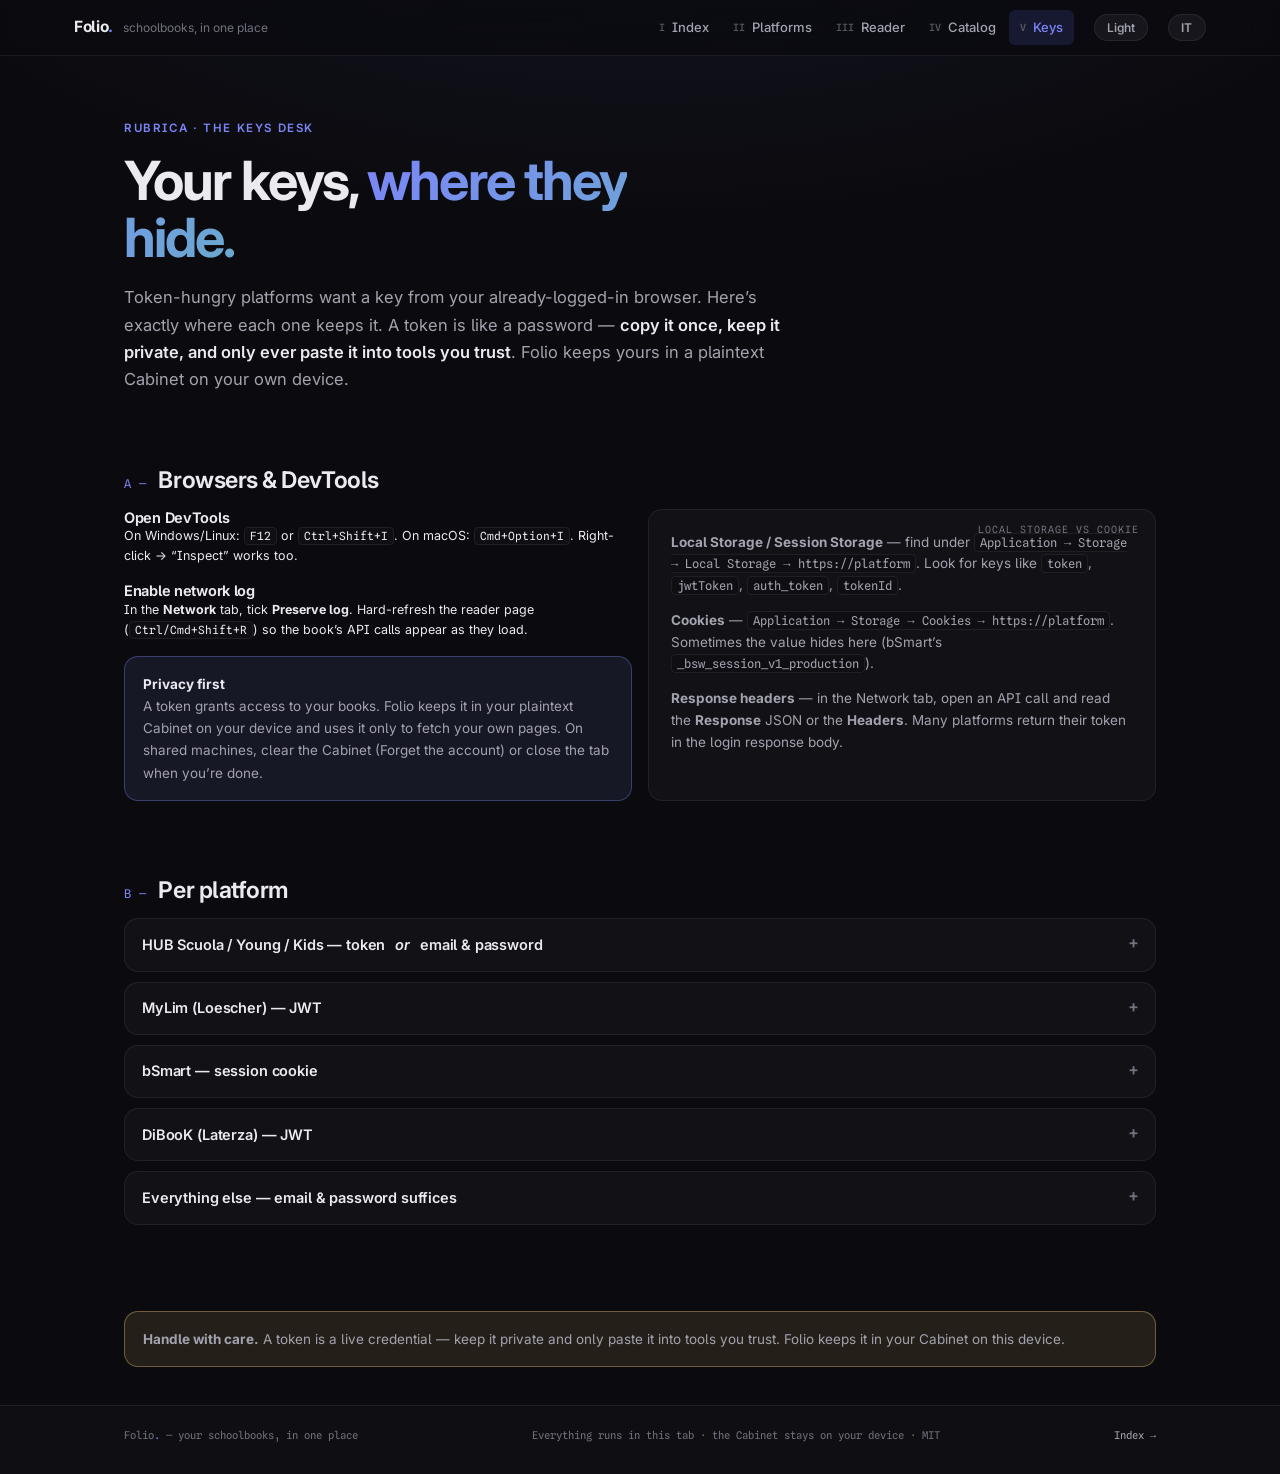
<file: public/tokens.html>
<!DOCTYPE html>
<html lang="en">
<head>
<meta charset="utf-8">
<meta name="viewport" content="width=device-width, initial-scale=1">
<script>try{var t=localStorage.getItem("folio.theme")||"dark";document.documentElement.setAttribute("data-theme",t);}catch(e){}</script>
<script src="assets/js/i18n.js"></script>
<title>Keys — how to find your token, JWT or session cookie — Folio</title>
<meta name="description" content="A plain DevTools guide to finding your session token, JWT or cookie on each schoolbook platform — HUB Scuola, MyLim, DiBooK, bSmart and more.">
<meta name="keywords" content="session token, jwt, cookie, devtools, hub scuola token, mylim jwt, dibook jwt, bsmart cookie">
<link rel="canonical" href="./tokens.html">
<meta property="og:type" content="website">
<meta property="og:title" content="Keys — the token desk — Folio">
<meta property="og:description" content="Where to find your session token, JWT or cookie on each schoolbook platform.">
<meta name="twitter:card" content="summary">
<link rel="preconnect" href="https://fonts.googleapis.com">
<link rel="preconnect" href="https://fonts.gstatic.com" crossorigin>
<link href="https://fonts.googleapis.com/css2?family=Inter:wght@400;500;600;700&family=Spline+Sans+Mono:wght@400;500&display=swap" rel="stylesheet">
<link rel="stylesheet" href="assets/css/folio.css">
<link rel="icon" href="data:image/svg+xml,%3Csvg xmlns='http://www.w3.org/2000/svg' viewBox='0 0 32 32'%3E%3Crect width='32' height='32' rx='4' fill='%231c1f1d'/%3E%3Ctext x='16' y='22' font-family='Georgia' font-style='italic' font-size='20' fill='%23f6f1e6' text-anchor='middle'%3EF%3C/text%3E%3C/svg%3E">
</head>
<body>

<header class="masthead">
  <div class="masto-inner">
    <a class="brand" href="index.html" aria-label="Folio home">
      <span class="brand-word">Folio<em>.</em></span>
      <span class="brand-sub">schoolbooks, in one place</span>
    </a>
    <nav class="nav" aria-label="Primary">
      <ul class="nav-links">
        <li><a href="index.html"><span class="idx">I</span> Index</a></li>
        <li><a href="platforms.html"><span class="idx">II</span> Platforms</a></li>
        <li><a href="app/index.html"><span class="idx">III</span> Reader</a></li>
        <li><a href="app/catalog.html"><span class="idx">IV</span> Catalog</a></li>
        <li><a href="tokens.html"><span class="idx">V</span> Keys</a></li>
      </ul>
    </nav>
      <button type="button" class="theme-btn" data-theme-toggle aria-label="Switch colour theme">Light</button>
      <button type="button" class="theme-btn lang-btn" data-lang-toggle aria-label="Switch language">IT</button>
  </div>
</header>

<main class="page">

  <section class="hero">
    <p class="eyebrow">Rubrica · the keys desk</p>
    <h1>Your keys, <span class="rusty">where they hide.</span></h1>
    <p class="lede">Token-hungry platforms want a key from your already-logged-in browser. Here’s exactly where each one keeps it. A token is like a password — <b>copy it once, keep it private, and only ever paste it into tools you trust</b>. Folio keeps yours in a plaintext Cabinet on your own device.</p>
  </section>

  <section class="section">
    <div class="section-head"><span class="num">A —</span><h2>Browsers &amp; DevTools</h2></div>
    <div class="grid-2">
      <div>
        <h4>Open DevTools</h4>
        <p class="small">On Windows/Linux: <code>F12</code> or <code>Ctrl+Shift+I</code>. On macOS: <code>Cmd+Option+I</code>. Right-click → “Inspect” works too.</p>
        <h4 class="mt-2">Enable network log</h4>
        <p class="small">In the <b>Network</b> tab, tick <b>Preserve log</b>. Hard-refresh the reader page (<code>Ctrl/Cmd+Shift+R</code>) so the book’s API calls appear as they load.</p>
        <div class="notice mt-2"><b>Privacy first</b><br>A token grants access to your books. Folio keeps it in your plaintext Cabinet on your device and uses it only to fetch your own pages. On shared machines, clear the Cabinet (Forget the account) or close the tab when you’re done.</div>
      </div>
      <div class="plate" data-tag="Local Storage vs Cookie">
        <p class="small"><b>Local Storage / Session Storage</b> — find under <code>Application → Storage → Local Storage → https://platform</code>. Look for keys like <code>token</code>, <code>jwtToken</code>, <code>auth_token</code>, <code>tokenId</code>.</p>
        <p class="small"><b>Cookies</b> — <code>Application → Storage → Cookies → https://platform</code>. Sometimes the value hides here (bSmart’s <code>_bsw_session_v1_production</code>).</p>
        <p class="small"><b>Response headers</b> — in the Network tab, open an API call and read the <b>Response</b> JSON or the <b>Headers</b>. Many platforms return their token in the login response body.</p>
      </div>
    </div>
  </section>

  <section class="section">
    <div class="section-head"><span class="num">B —</span><h2>Per platform</h2></div>

    <details class="acc">
      <summary>HUB Scuola / Young / Kids — token <em>or</em> email &amp; password</summary>
      <div class="acc-body">
        <p class="small">Easiest: don’t hunt for a token at all — the <a href="app/index.html">Reader</a> logs in with email &amp; password directly. If you prefer a token: log in at <code>hubscuola.it</code>, open the reader, DevTools → Network → <code>ms-api.hubscuola.it</code> call → <b>Request Headers → <code>Token-Session</code></b>. It’s usually valid a long time.</p>
      </div>
    </details>

    <details class="acc" id="mylim">
      <summary>MyLim (Loescher) — JWT</summary>
      <div class="acc-body">
        <p class="small">Log in at <code>mylim.loescher.it</code>. DevTools → <b>Application → Local Storage → https://mylim.loescher.it</b> → the key <code>token</code> (a JWT, starts <code>eyJ…</code>). Paste it in the <a href="app/index.html">Reader</a>.</p>
      </div>
    </details>

    <details class="acc">
      <summary>bSmart — session cookie</summary>
      <div class="acc-body">
        <p class="small">Log in at <code>my.bsmart.it</code>. DevTools → <b>Application → Cookies → https://my.bsmart.it</b> → copy <code>_bsw_session_v1_production</code>. Paste it in the <a href="app/index.html">Reader</a>.</p>
      </div>
    </details>

    <details class="acc">
      <summary>DiBooK (Laterza) — JWT</summary>
      <div class="acc-body">
        <p class="small">Open a book in the reader at <code>dibooklaterza.it</code>. DevTools → <b>Application → Local Storage</b> → copy <code>jwtToken</code>. Paste it in the <a href="app/index.html">Reader</a>, then add the volume by ISBN.</p>
      </div>
    </details>

    <details class="acc">
      <summary>Everything else — email &amp; password suffices</summary>
      <div class="acc-body">
        <p class="small">Zanichelli, Pearson, Sanoma, Educadhoc, WSET and the remaining shelf log in with ordinary credentials — no token hunting needed. Those connectors are next on the docket.</p>
      </div>
    </details>
  </section>

  <section class="section">
    <div class="warn"><b>Handle with care.</b> A token is a live credential — keep it private and only paste it into tools you trust. Folio keeps it in your Cabinet on this device.</div>
  </section>

</main>

<footer class="colophon">
  <div class="page colophon-inner">
    <div class="mono">Folio<em>.</em> — your schoolbooks, in one place</div>
    <div class="mono">Everything runs in this tab · the Cabinet stays on your device · MIT</div>
    <div class="mono"><a href="index.html">Index →</a></div>
  </div>
</footer>

<script src="assets/js/site.js"></script>
</body>
</html>
</file>
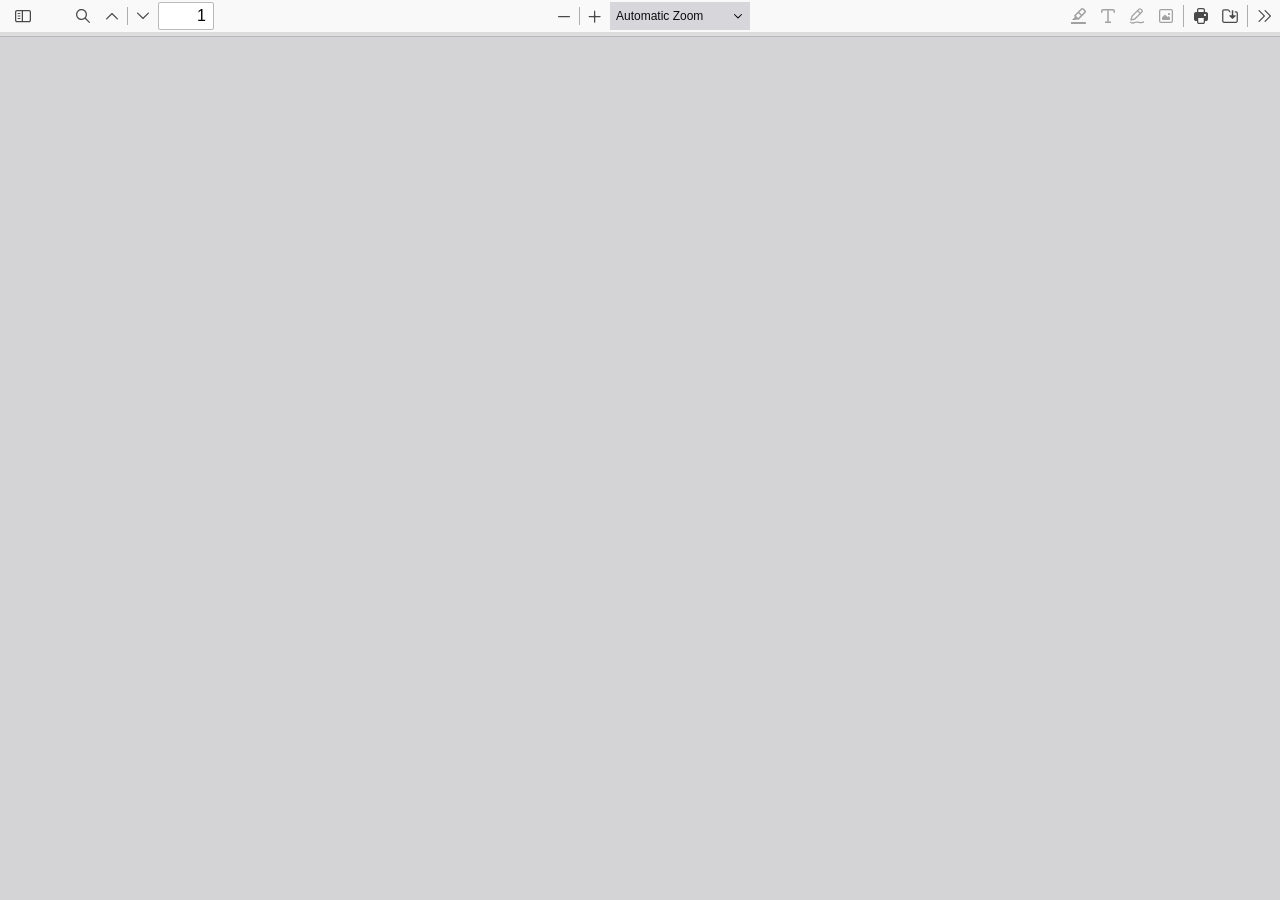
<file: public/assets/pdfjs/web/viewer.html>
<!doctype html>
<!--
Copyright 2012 Mozilla Foundation

Licensed under the Apache License, Version 2.0 (the "License");
you may not use this file except in compliance with the License.
You may obtain a copy of the License at

    http://www.apache.org/licenses/LICENSE-2.0

Unless required by applicable law or agreed to in writing, software
distributed under the License is distributed on an "AS IS" BASIS,
WITHOUT WARRANTIES OR CONDITIONS OF ANY KIND, either express or implied.
See the License for the specific language governing permissions and
limitations under the License.

Adobe CMap resources are covered by their own copyright but the same license:

    Copyright 1990-2015 Adobe Systems Incorporated.

See https://github.com/adobe-type-tools/cmap-resources
-->
<html dir="ltr" mozdisallowselectionprint>
  <head>
    <meta charset="utf-8" />
    <meta name="viewport" content="width=device-width, initial-scale=1, maximum-scale=1" />
    <meta name="google" content="notranslate" />
    <title>PDF.js viewer</title>

  <meta
      http-equiv="Content-Security-Policy"
      content="default-src 'none'; script-src 'self' 'wasm-unsafe-eval'; worker-src 'self' blob:; style-src 'self'; img-src 'self' blob: data:; media-src blob:; font-src 'self' data:; connect-src * blob: data:; base-uri 'none'; form-action 'none';"
    />

<!-- This snippet is used in production (included from viewer.html) -->
<link rel="resource" type="application/l10n" href="locale/locale.json" />
<script src="../build/pdf.mjs" type="module"></script>

    <link rel="stylesheet" href="viewer.css" />

  <script src="viewer.mjs" type="module"></script>
  </head>

  <body tabindex="0">
    <div id="outerContainer">
      <span id="viewer-alert" class="visuallyHidden" role="alert"></span>

      <div id="mainContainer">
        <div class="toolbar">
          <div id="toolbarContainer">
            <div id="toolbarViewer" class="toolbarHorizontalGroup">
              <div id="toolbarViewerLeft" class="toolbarHorizontalGroup">
                <button
                  id="viewsManagerToggleButton"
                  class="toolbarButton"
                  type="button"
                  tabindex="0"
                  data-l10n-id="pdfjs-toggle-views-manager-button1"
                  aria-expanded="false"
                  aria-haspopup="true"
                  aria-controls="viewsManager"
                >
                  <span data-l10n-id="pdfjs-toggle-views-manager-button1-label"></span>
                </button>
                <div
                  id="viewsManager"
                  class="menuContainer sidebar"
                  hidden="true"
                  role="dialog"
                  aria-describedby="viewsManagerHeaderLabel"
                  data-l10n-id="pdfjs-views-manager-sidebar"
                >
                  <div id="viewsManagerHeader">
                    <div id="viewsManagerTitle">
                      <div id="viewsManagerSelector">
                        <button
                          class="toolbarButton viewsManagerButton hasPopupMenu"
                          type="button"
                          id="viewsManagerSelectorButton"
                          tabindex="0"
                          data-l10n-id="pdfjs-views-manager-view-selector-button"
                          aria-expanded="false"
                          aria-haspopup="listbox"
                          aria-controls="viewsManagerSelectorOptions"
                        >
                          <span data-l10n-id="pdfjs-views-manager-view-selector-button-label"></span>
                        </button>
                        <menu id="viewsManagerSelectorOptions" role="listbox" class="popupMenu withMark">
                          <button id="thumbnailsViewMenu" role="option" type="button" tabindex="-1">
                            <span data-l10n-id="pdfjs-views-manager-pages-option-label"></span>
                          </button>
                          <button id="outlinesViewMenu" role="option" type="button" tabindex="-1">
                            <span data-l10n-id="pdfjs-views-manager-outlines-option-label"></span>
                          </button>
                          <button id="attachmentsViewMenu" role="option" type="button" tabindex="-1">
                            <span data-l10n-id="pdfjs-views-manager-attachments-option-label"></span>
                          </button>
                          <button id="layersViewMenu" role="option" type="button" tabindex="-1">
                            <span data-l10n-id="pdfjs-views-manager-layers-option-label"></span>
                          </button>
                        </menu>
                      </div>
                      <span id="viewsManagerHeaderLabel" class="viewsManagerLabel" role="heading" aria-level="2"></span>
                      <button
                        id="viewsManagerAddFileButton"
                        class="toolbarButton viewsManagerButton"
                        type="button"
                        tabindex="0"
                        data-l10n-id="pdfjs-views-manager-add-file-button"
                        hidden="true"
                      >
                        <span data-l10n-id="pdfjs-views-manager-add-file-button-label"></span>
                        <input id="viewsManagerAddFilePicker" type="file" accept="application/pdf,image/*" multiple />
                      </button>
                      <button
                        id="viewsManagerCurrentOutlineButton"
                        class="toolbarButton viewsManagerButton"
                        type="button"
                        tabindex="0"
                        data-l10n-id="pdfjs-current-outline-item-button"
                        hidden="true"
                      >
                        <span data-l10n-id="pdfjs-current-outline-item-button-label"></span>
                      </button>
                    </div>
                    <div id="viewsManagerStatus">
                      <div id="viewsManagerStatusAction">
                        <span id="viewsManagerStatusActionLabelContainer" class="viewsManagerStatusLabel">
                          <button
                            id="viewsManagerStatusActionDeselectButton"
                            class="hidden"
                            type="button"
                            tabindex="0"
                            role="checkbox"
                            aria-checked="true"
                            aria-labelledby="viewsManagerStatusActionLabel"
                          ></button>
                          <span
                            id="viewsManagerStatusActionLabel"
                            class="viewsManagerStatusLabel"
                            data-l10n-id="pdfjs-views-manager-pages-status-none-action-label"
                          ></span>
                        </span>
                        <div id="actionSelector">
                          <button
                            id="viewsManagerStatusActionButton"
                            class="viewsManagerButton hasPopupMenu"
                            type="button"
                            tabindex="0"
                            aria-haspopup="menu"
                            aria-controls="viewsManagerStatusActionOptions"
                            aria-expanded="false"
                          >
                            <span data-l10n-id="pdfjs-views-manager-pages-status-action-button-label"></span>
                          </button>
                          <menu id="viewsManagerStatusActionOptions" class="popupMenu">
                            <button id="viewsManagerStatusActionCopy" class="noIcon" role="menuitem" type="button" tabindex="-1" disabled>
                              <span data-l10n-id="pdfjs-views-manager-pages-status-copy-button-label"></span>
                            </button>
                            <button id="viewsManagerStatusActionCut" class="noIcon" role="menuitem" type="button" tabindex="-1" disabled>
                              <span data-l10n-id="pdfjs-views-manager-pages-status-cut-button-label"></span>
                            </button>
                            <button id="viewsManagerStatusActionDelete" class="noIcon" role="menuitem" type="button" tabindex="-1" disabled>
                              <span data-l10n-id="pdfjs-views-manager-pages-status-delete-button-label"></span>
                            </button>
                            <button id="viewsManagerStatusActionExport" class="noIcon" role="menuitem" type="button" tabindex="-1" disabled>
                              <span data-l10n-id="pdfjs-views-manager-pages-status-export-selected-button-label"></span>
                            </button>
                          </menu>
                        </div>
                      </div>
                      <div id="viewsManagerStatusUndo" class="hidden">
                        <span id="viewsManagerStatusUndoLabel" class="viewsManagerStatusLabel"></span>
                        <div>
                          <button id="viewsManagerStatusUndoButton" class="viewsManagerButton" type="button" tabindex="0">
                            <span data-l10n-id="pdfjs-views-manager-status-undo-button-label"></span>
                          </button>
                          <button
                            id="viewsManagerStatusUndoCloseButton"
                            class="toolbarButton viewsManagerButton viewsCloseButton"
                            type="button"
                            tabindex="0"
                            data-l10n-id="pdfjs-views-manager-status-close-button"
                          >
                            <span data-l10n-id="pdfjs-views-manager-status-close-button-label"></span>
                          </button>
                        </div>
                      </div>
                      <div id="viewsManagerStatusWarning" class="hidden">
                        <span id="viewsManagerStatusWarningLabel" class="viewsManagerStatusLabel"></span>
                        <button
                          id="viewsManagerStatusWarningCloseButton"
                          class="toolbarButton viewsManagerButton viewsCloseButton"
                          type="button"
                          tabindex="0"
                          data-l10n-id="pdfjs-views-manager-status-close-button"
                        >
                          <span data-l10n-id="pdfjs-views-manager-status-close-button-label"></span>
                        </button>
                      </div>
                      <div id="viewsManagerStatusWaiting" class="hidden">
                        <span id="viewsManagerStatusWaitingLabel" class="viewsManagerStatusLabel"></span>
                        <button
                          id="viewsManagerStatusWaitingCloseButton"
                          class="toolbarButton viewsManagerButton viewsCloseButton"
                          type="button"
                          tabindex="0"
                          data-l10n-id="pdfjs-views-manager-status-close-button"
                        >
                          <span data-l10n-id="pdfjs-views-manager-status-close-button-label"></span>
                        </button>
                      </div>
                    </div>
                  </div>
                  <div id="viewsManagerContent" tabindex="-1">
                    <div id="thumbnailsView" class="thumbnailsView hidden" tabindex="-1"></div>
                    <div id="outlinesView" class="treeView hidden"></div>
                    <div id="attachmentsView" class="hidden"></div>
                    <div id="layersView" class="treeView hidden"></div>
                  </div>
                  <div
                    id="viewsManagerResizer"
                    class="sidebarResizer"
                    role="separator"
                    aria-controls="viewsManager"
                    tabindex="0"
                    data-l10n-id="pdfjs-views-manager-sidebar-resizer"
                  ></div>
                </div>
                <!-- sidebarContainer -->

                <div class="toolbarButtonSpacer"></div>
                <div class="toolbarButtonWithContainer">
                  <button
                    id="viewFindButton"
                    class="toolbarButton"
                    type="button"
                    tabindex="0"
                    data-l10n-id="pdfjs-findbar-button"
                    aria-expanded="false"
                    aria-controls="findbar"
                  >
                    <span data-l10n-id="pdfjs-findbar-button-label"></span>
                  </button>
                  <div class="hidden doorHanger toolbarHorizontalGroup" id="findbar">
                    <div id="findInputContainer" class="toolbarHorizontalGroup">
                      <span class="loadingInput end toolbarHorizontalGroup">
                        <input id="findInput" class="toolbarField" tabindex="0" data-l10n-id="pdfjs-find-input" aria-invalid="false" />
                      </span>
                      <div class="toolbarHorizontalGroup">
                        <button id="findPreviousButton" class="toolbarButton" type="button" tabindex="0" data-l10n-id="pdfjs-find-previous-button">
                          <span data-l10n-id="pdfjs-find-previous-button-label"></span>
                        </button>
                        <div class="splitToolbarButtonSeparator"></div>
                        <button id="findNextButton" class="toolbarButton" type="button" tabindex="0" data-l10n-id="pdfjs-find-next-button">
                          <span data-l10n-id="pdfjs-find-next-button-label"></span>
                        </button>
                      </div>
                    </div>

                    <div id="findbarOptionsOneContainer" class="toolbarHorizontalGroup">
                      <div class="toggleButton toolbarLabel">
                        <input type="checkbox" id="findHighlightAll" tabindex="0" />
                        <label for="findHighlightAll" data-l10n-id="pdfjs-find-highlight-checkbox"></label>
                      </div>
                      <div class="toggleButton toolbarLabel">
                        <input type="checkbox" id="findMatchCase" tabindex="0" />
                        <label for="findMatchCase" data-l10n-id="pdfjs-find-match-case-checkbox-label"></label>
                      </div>
                    </div>
                    <div id="findbarOptionsTwoContainer" class="toolbarHorizontalGroup">
                      <div class="toggleButton toolbarLabel">
                        <input type="checkbox" id="findMatchDiacritics" tabindex="0" />
                        <label for="findMatchDiacritics" data-l10n-id="pdfjs-find-match-diacritics-checkbox-label"></label>
                      </div>
                      <div class="toggleButton toolbarLabel">
                        <input type="checkbox" id="findEntireWord" tabindex="0" />
                        <label for="findEntireWord" data-l10n-id="pdfjs-find-entire-word-checkbox-label"></label>
                      </div>
                    </div>

                    <div id="findbarMessageContainer" class="toolbarHorizontalGroup" aria-live="polite">
                      <span id="findResultsCount" class="toolbarLabel"></span>
                      <span id="findMsg" class="toolbarLabel"></span>
                    </div>
                  </div>
                  <!-- findbar -->
                </div>
                <div class="toolbarHorizontalGroup hiddenSmallView">
                  <button class="toolbarButton" type="button" id="previous" tabindex="0" data-l10n-id="pdfjs-previous-button">
                    <span data-l10n-id="pdfjs-previous-button-label"></span>
                  </button>
                  <div class="splitToolbarButtonSeparator"></div>
                  <button class="toolbarButton" type="button" id="next" tabindex="0" data-l10n-id="pdfjs-next-button">
                    <span data-l10n-id="pdfjs-next-button-label"></span>
                  </button>
                </div>
                <div class="toolbarHorizontalGroup">
                  <span class="loadingInput start toolbarHorizontalGroup">
                    <input
                      type="number"
                      id="pageNumber"
                      class="toolbarField"
                      value="1"
                      min="1"
                      tabindex="0"
                      data-l10n-id="pdfjs-page-input"
                      autocomplete="off"
                    />
                  </span>
                  <span id="numPages" class="toolbarLabel"></span>
                </div>
              </div>
              <div id="toolbarViewerMiddle" class="toolbarHorizontalGroup">
                <div class="toolbarHorizontalGroup">
                  <button id="zoomOutButton" class="toolbarButton" type="button" tabindex="0" data-l10n-id="pdfjs-zoom-out-button">
                    <span data-l10n-id="pdfjs-zoom-out-button-label"></span>
                  </button>
                  <div class="splitToolbarButtonSeparator"></div>
                  <button id="zoomInButton" class="toolbarButton" type="button" tabindex="0" data-l10n-id="pdfjs-zoom-in-button">
                    <span data-l10n-id="pdfjs-zoom-in-button-label"></span>
                  </button>
                </div>
                <span id="scaleSelectContainer" class="dropdownToolbarButton">
                  <select id="scaleSelect" tabindex="0" data-l10n-id="pdfjs-zoom-select">
                    <option id="pageAutoOption" value="auto" selected="selected" data-l10n-id="pdfjs-page-scale-auto"></option>
                    <option id="pageActualOption" value="page-actual" data-l10n-id="pdfjs-page-scale-actual"></option>
                    <option id="pageFitOption" value="page-fit" data-l10n-id="pdfjs-page-scale-fit"></option>
                    <option id="pageWidthOption" value="page-width" data-l10n-id="pdfjs-page-scale-width"></option>
                    <option
                      id="customScaleOption"
                      value="custom"
                      disabled="disabled"
                      hidden="true"
                      data-l10n-id="pdfjs-page-scale-percent"
                      data-l10n-args='{ "scale": 0 }'
                    ></option>
                    <option value="0.5" data-l10n-id="pdfjs-page-scale-percent" data-l10n-args='{ "scale": 50 }'></option>
                    <option value="0.75" data-l10n-id="pdfjs-page-scale-percent" data-l10n-args='{ "scale": 75 }'></option>
                    <option value="1" data-l10n-id="pdfjs-page-scale-percent" data-l10n-args='{ "scale": 100 }'></option>
                    <option value="1.25" data-l10n-id="pdfjs-page-scale-percent" data-l10n-args='{ "scale": 125 }'></option>
                    <option value="1.5" data-l10n-id="pdfjs-page-scale-percent" data-l10n-args='{ "scale": 150 }'></option>
                    <option value="2" data-l10n-id="pdfjs-page-scale-percent" data-l10n-args='{ "scale": 200 }'></option>
                    <option value="3" data-l10n-id="pdfjs-page-scale-percent" data-l10n-args='{ "scale": 300 }'></option>
                    <option value="4" data-l10n-id="pdfjs-page-scale-percent" data-l10n-args='{ "scale": 400 }'></option>
                  </select>
                </span>
              </div>
              <div id="toolbarViewerRight" class="toolbarHorizontalGroup">
                <div id="editorModeButtons" class="toolbarHorizontalGroup">
                  <div id="signatureProperties" class="toolbarButtonWithContainer" hidden="true">
                    <button
                      id="signaturePropertiesButton"
                      class="toolbarButton"
                      type="button"
                      tabindex="0"
                      aria-expanded="false"
                      aria-haspopup="true"
                      aria-controls="signaturePropertiesPanel"
                      data-l10n-id="pdfjs-digital-signature-properties-button"
                    >
                      <span data-l10n-id="pdfjs-digital-signature-properties-button-label"></span>
                    </button>
                    <div class="editorParamsToolbar hidden doorHangerRight" id="signaturePropertiesPanel" role="region">
                      <div id="signaturePropertiesContainer" class="signaturePropertiesContainer">
                        <div id="signaturePropertiesBanner" class="sigBanner" hidden="true" role="status"></div>
                        <ul id="signaturePropertiesList" class="signaturePropertiesList" tabindex="-1"></ul>
                      </div>
                    </div>
                  </div>
                  <div id="signaturePropertiesSeparator" class="verticalToolbarSeparator" hidden="true"></div>
                  <div id="editorComment" class="toolbarButtonWithContainer" hidden="true">
                    <button
                      id="editorCommentButton"
                      class="toolbarButton"
                      type="button"
                      tabindex="0"
                      disabled="disabled"
                      aria-expanded="false"
                      aria-haspopup="true"
                      aria-controls="editorCommentParamsToolbar"
                      data-l10n-id="pdfjs-editor-comment-button"
                    >
                      <span data-l10n-id="pdfjs-editor-comment-button-label"></span>
                    </button>
                    <div class="editorParamsToolbar hidden menu" id="editorCommentParamsToolbar">
                      <div id="editorCommentsSidebar" class="menuContainer comment sidebar" role="landmark" aria-labelledby="editorCommentsSidebarHeader">
                        <div id="editorCommentsSidebarResizer" class="sidebarResizer" role="separator" aria-controls="editorCommentsSidebar" tabindex="0"></div>
                        <div id="editorCommentsSidebarHeader" role="heading" aria-level="2">
                          <span class="commentCount">
                            <span id="editorCommentsSidebarTitle" data-l10n-id="pdfjs-editor-comments-sidebar-title" data-l10n-args='{ "count": 0 }'></span>
                            <span id="editorCommentsSidebarCount"></span>
                          </span>
                          <button id="editorCommentsSidebarCloseButton" type="button" tabindex="0" data-l10n-id="pdfjs-editor-comments-sidebar-close-button">
                            <span data-l10n-id="pdfjs-editor-comments-sidebar-close-button-label"></span>
                          </button>
                        </div>
                        <div id="editorCommentsSidebarListContainer" tabindex="-1">
                          <ul id="editorCommentsSidebarList"></ul>
                        </div>
                      </div>
                    </div>
                  </div>
                  <div id="editorSignature" class="toolbarButtonWithContainer" hidden="true">
                    <button
                      id="editorSignatureButton"
                      class="toolbarButton"
                      type="button"
                      tabindex="0"
                      disabled="disabled"
                      aria-expanded="false"
                      aria-haspopup="true"
                      aria-controls="editorSignatureParamsToolbar"
                      data-l10n-id="pdfjs-editor-signature-button"
                    >
                      <span data-l10n-id="pdfjs-editor-signature-button-label"></span>
                    </button>
                    <div class="editorParamsToolbar hidden doorHangerRight menu" id="editorSignatureParamsToolbar">
                      <div id="addSignatureDoorHanger" class="menuContainer" role="region" data-l10n-id="pdfjs-editor-add-signature-container">
                        <button
                          id="editorSignatureAddSignature"
                          class="toolbarButton labeled"
                          type="button"
                          tabindex="0"
                          data-l10n-id="pdfjs-editor-signature-add-signature-button"
                        >
                          <span data-l10n-id="pdfjs-editor-signature-add-signature-button-label" class="editorParamsLabel"></span>
                        </button>
                      </div>
                    </div>
                  </div>
                  <div id="editorHighlight" class="toolbarButtonWithContainer">
                    <button
                      id="editorHighlightButton"
                      class="toolbarButton"
                      type="button"
                      disabled="disabled"
                      aria-expanded="false"
                      aria-haspopup="true"
                      aria-controls="editorHighlightParamsToolbar"
                      tabindex="0"
                      data-l10n-id="pdfjs-editor-highlight-button"
                    >
                      <span data-l10n-id="pdfjs-editor-highlight-button-label"></span>
                    </button>
                    <div class="editorParamsToolbar hidden doorHangerRight" id="editorHighlightParamsToolbar">
                      <div id="highlightParamsToolbarContainer" class="editorParamsToolbarContainer">
                        <div id="editorHighlightColorPicker" class="colorPicker">
                          <span id="highlightColorPickerLabel" class="editorParamsLabel" data-l10n-id="pdfjs-editor-highlight-colorpicker-label"></span>
                        </div>
                        <div id="editorHighlightThickness">
                          <label
                            for="editorFreeHighlightThickness"
                            class="editorParamsLabel"
                            data-l10n-id="pdfjs-editor-free-highlight-thickness-input"
                          ></label>
                          <div class="thicknessPicker">
                            <input
                              type="range"
                              id="editorFreeHighlightThickness"
                              class="editorParamsSlider"
                              data-l10n-id="pdfjs-editor-free-highlight-thickness-title"
                              value="12"
                              min="8"
                              max="24"
                              step="1"
                              tabindex="0"
                            />
                          </div>
                        </div>
                        <div id="editorHighlightVisibility">
                          <div class="divider"></div>
                          <div class="toggler">
                            <label for="editorHighlightShowAll" class="editorParamsLabel" data-l10n-id="pdfjs-editor-highlight-show-all-button-label"></label>
                            <button
                              id="editorHighlightShowAll"
                              class="toggle-button"
                              type="button"
                              data-l10n-id="pdfjs-editor-highlight-show-all-button"
                              aria-pressed="true"
                              tabindex="0"
                            ></button>
                          </div>
                        </div>
                      </div>
                    </div>
                  </div>
                  <div id="editorFreeText" class="toolbarButtonWithContainer">
                    <button
                      id="editorFreeTextButton"
                      class="toolbarButton"
                      type="button"
                      disabled="disabled"
                      aria-expanded="false"
                      aria-haspopup="true"
                      aria-controls="editorFreeTextParamsToolbar"
                      tabindex="0"
                      data-l10n-id="pdfjs-editor-free-text-button"
                    >
                      <span data-l10n-id="pdfjs-editor-free-text-button-label"></span>
                    </button>
                    <div class="editorParamsToolbar hidden doorHangerRight" id="editorFreeTextParamsToolbar">
                      <div class="editorParamsToolbarContainer">
                        <div class="editorParamsSetter">
                          <label for="editorFreeTextColor" class="editorParamsLabel" data-l10n-id="pdfjs-editor-free-text-color-input"></label>
                          <input type="color" id="editorFreeTextColor" class="editorParamsColor" tabindex="0" />
                        </div>
                        <div class="editorParamsSetter">
                          <label for="editorFreeTextFontSize" class="editorParamsLabel" data-l10n-id="pdfjs-editor-free-text-size-input"></label>
                          <input type="range" id="editorFreeTextFontSize" class="editorParamsSlider" value="10" min="5" max="100" step="1" tabindex="0" />
                        </div>
                      </div>
                    </div>
                  </div>
                  <div id="editorInk" class="toolbarButtonWithContainer">
                    <button
                      id="editorInkButton"
                      class="toolbarButton"
                      type="button"
                      disabled="disabled"
                      aria-expanded="false"
                      aria-haspopup="true"
                      aria-controls="editorInkParamsToolbar"
                      tabindex="0"
                      data-l10n-id="pdfjs-editor-ink-button"
                    >
                      <span data-l10n-id="pdfjs-editor-ink-button-label"></span>
                    </button>
                    <div class="editorParamsToolbar hidden doorHangerRight" id="editorInkParamsToolbar">
                      <div class="editorParamsToolbarContainer">
                        <div class="editorParamsSetter">
                          <label for="editorInkColor" class="editorParamsLabel" data-l10n-id="pdfjs-editor-ink-color-input"></label>
                          <input type="color" id="editorInkColor" class="editorParamsColor" tabindex="0" />
                        </div>
                        <div class="editorParamsSetter">
                          <label for="editorInkThickness" class="editorParamsLabel" data-l10n-id="pdfjs-editor-ink-thickness-input"></label>
                          <input type="range" id="editorInkThickness" class="editorParamsSlider" value="1" min="1" max="20" step="1" tabindex="0" />
                        </div>
                        <div class="editorParamsSetter">
                          <label for="editorInkOpacity" class="editorParamsLabel" data-l10n-id="pdfjs-editor-ink-opacity-input"></label>
                          <input type="range" id="editorInkOpacity" class="editorParamsSlider" value="1" min="0.05" max="1" step="0.05" tabindex="0" />
                        </div>
                      </div>
                    </div>
                  </div>
                  <div id="editorStamp" class="toolbarButtonWithContainer">
                    <button
                      id="editorStampButton"
                      class="toolbarButton"
                      type="button"
                      disabled="disabled"
                      aria-expanded="false"
                      aria-haspopup="true"
                      aria-controls="editorStampParamsToolbar"
                      tabindex="0"
                      data-l10n-id="pdfjs-editor-stamp-button"
                    >
                      <span data-l10n-id="pdfjs-editor-stamp-button-label"></span>
                    </button>
                    <div class="editorParamsToolbar hidden doorHangerRight menu" id="editorStampParamsToolbar">
                      <div class="menuContainer">
                        <button
                          id="editorStampAddImage"
                          class="toolbarButton labeled"
                          type="button"
                          tabindex="0"
                          data-l10n-id="pdfjs-editor-stamp-add-image-button"
                        >
                          <span class="editorParamsLabel" data-l10n-id="pdfjs-editor-stamp-add-image-button-label"></span>
                        </button>
                      </div>
                    </div>
                  </div>
                </div>

                <div id="editorModeSeparator" class="verticalToolbarSeparator"></div>

                <div class="toolbarHorizontalGroup hiddenMediumView">
                  <button id="printButton" class="toolbarButton" type="button" tabindex="0" data-l10n-id="pdfjs-print-button">
                    <span data-l10n-id="pdfjs-print-button-label"></span>
                  </button>

                  <button id="downloadButton" class="toolbarButton" type="button" tabindex="0" data-l10n-id="pdfjs-save-button">
                    <span data-l10n-id="pdfjs-save-button-label"></span>
                  </button>
                </div>

                <div class="verticalToolbarSeparator hiddenMediumView"></div>

                <div id="secondaryToolbarToggle" class="toolbarButtonWithContainer">
                  <button
                    id="secondaryToolbarToggleButton"
                    class="toolbarButton"
                    type="button"
                    tabindex="0"
                    data-l10n-id="pdfjs-tools-button"
                    aria-expanded="false"
                    aria-haspopup="true"
                    aria-controls="secondaryToolbar"
                  >
                    <span data-l10n-id="pdfjs-tools-button-label"></span>
                  </button>
                  <div id="secondaryToolbar" class="hidden doorHangerRight menu">
                    <div id="secondaryToolbarButtonContainer" class="menuContainer">
                      <button id="secondaryOpenFile" class="toolbarButton labeled" type="button" tabindex="0" data-l10n-id="pdfjs-open-file-button">
                        <span data-l10n-id="pdfjs-open-file-button-label"></span>
                      </button>

                      <div class="visibleMediumView">
                        <button id="secondaryPrint" class="toolbarButton labeled" type="button" tabindex="0" data-l10n-id="pdfjs-print-button">
                          <span data-l10n-id="pdfjs-print-button-label"></span>
                        </button>

                        <button id="secondaryDownload" class="toolbarButton labeled" type="button" tabindex="0" data-l10n-id="pdfjs-save-button">
                          <span data-l10n-id="pdfjs-save-button-label"></span>
                        </button>

                      </div>

                      <div class="horizontalToolbarSeparator"></div>

                      <button id="presentationMode" class="toolbarButton labeled" type="button" tabindex="0" data-l10n-id="pdfjs-presentation-mode-button">
                        <span data-l10n-id="pdfjs-presentation-mode-button-label"></span>
                      </button>

                      <a href="#" id="viewBookmark" class="toolbarButton labeled" tabindex="0" data-l10n-id="pdfjs-bookmark-button">
                        <span data-l10n-id="pdfjs-bookmark-button-label"></span>
                      </a>

                      <div id="viewBookmarkSeparator" class="horizontalToolbarSeparator"></div>

                      <button id="firstPage" class="toolbarButton labeled" type="button" tabindex="0" data-l10n-id="pdfjs-first-page-button">
                        <span data-l10n-id="pdfjs-first-page-button-label"></span>
                      </button>
                      <button id="lastPage" class="toolbarButton labeled" type="button" tabindex="0" data-l10n-id="pdfjs-last-page-button">
                        <span data-l10n-id="pdfjs-last-page-button-label"></span>
                      </button>

                      <div class="horizontalToolbarSeparator"></div>

                      <button id="pageRotateCw" class="toolbarButton labeled" type="button" tabindex="0" data-l10n-id="pdfjs-page-rotate-cw-button">
                        <span data-l10n-id="pdfjs-page-rotate-cw-button-label"></span>
                      </button>
                      <button id="pageRotateCcw" class="toolbarButton labeled" type="button" tabindex="0" data-l10n-id="pdfjs-page-rotate-ccw-button">
                        <span data-l10n-id="pdfjs-page-rotate-ccw-button-label"></span>
                      </button>

                      <div class="horizontalToolbarSeparator"></div>

                      <div id="cursorToolButtons" role="radiogroup">
                        <button
                          id="cursorSelectTool"
                          class="toolbarButton labeled toggled"
                          type="button"
                          tabindex="0"
                          data-l10n-id="pdfjs-cursor-text-select-tool-button"
                          role="radio"
                          aria-checked="true"
                        >
                          <span data-l10n-id="pdfjs-cursor-text-select-tool-button-label"></span>
                        </button>
                        <button
                          id="cursorHandTool"
                          class="toolbarButton labeled"
                          type="button"
                          tabindex="0"
                          data-l10n-id="pdfjs-cursor-hand-tool-button"
                          role="radio"
                          aria-checked="false"
                        >
                          <span data-l10n-id="pdfjs-cursor-hand-tool-button-label"></span>
                        </button>
                      </div>

                      <div class="horizontalToolbarSeparator"></div>

                      <div id="scrollModeButtons" role="radiogroup">
                        <button
                          id="scrollPage"
                          class="toolbarButton labeled"
                          type="button"
                          tabindex="0"
                          data-l10n-id="pdfjs-scroll-page-button"
                          role="radio"
                          aria-checked="false"
                        >
                          <span data-l10n-id="pdfjs-scroll-page-button-label"></span>
                        </button>
                        <button
                          id="scrollVertical"
                          class="toolbarButton labeled toggled"
                          type="button"
                          tabindex="0"
                          data-l10n-id="pdfjs-scroll-vertical-button"
                          role="radio"
                          aria-checked="true"
                        >
                          <span data-l10n-id="pdfjs-scroll-vertical-button-label"></span>
                        </button>
                        <button
                          id="scrollHorizontal"
                          class="toolbarButton labeled"
                          type="button"
                          tabindex="0"
                          data-l10n-id="pdfjs-scroll-horizontal-button"
                          role="radio"
                          aria-checked="false"
                        >
                          <span data-l10n-id="pdfjs-scroll-horizontal-button-label"></span>
                        </button>
                        <button
                          id="scrollWrapped"
                          class="toolbarButton labeled"
                          type="button"
                          tabindex="0"
                          data-l10n-id="pdfjs-scroll-wrapped-button"
                          role="radio"
                          aria-checked="false"
                        >
                          <span data-l10n-id="pdfjs-scroll-wrapped-button-label"></span>
                        </button>
                      </div>

                      <div class="horizontalToolbarSeparator"></div>

                      <div id="spreadModeButtons" role="radiogroup">
                        <button
                          id="spreadNone"
                          class="toolbarButton labeled toggled"
                          type="button"
                          tabindex="0"
                          data-l10n-id="pdfjs-spread-none-button"
                          role="radio"
                          aria-checked="true"
                        >
                          <span data-l10n-id="pdfjs-spread-none-button-label"></span>
                        </button>
                        <button
                          id="spreadOdd"
                          class="toolbarButton labeled"
                          type="button"
                          tabindex="0"
                          data-l10n-id="pdfjs-spread-odd-button"
                          role="radio"
                          aria-checked="false"
                        >
                          <span data-l10n-id="pdfjs-spread-odd-button-label"></span>
                        </button>
                        <button
                          id="spreadEven"
                          class="toolbarButton labeled"
                          type="button"
                          tabindex="0"
                          data-l10n-id="pdfjs-spread-even-button"
                          role="radio"
                          aria-checked="false"
                        >
                          <span data-l10n-id="pdfjs-spread-even-button-label"></span>
                        </button>
                      </div>

                      <div id="imageAltTextSettingsSeparator" class="horizontalToolbarSeparator hidden"></div>
                      <button
                        id="imageAltTextSettings"
                        type="button"
                        class="toolbarButton labeled hidden"
                        tabindex="0"
                        data-l10n-id="pdfjs-image-alt-text-settings-button"
                        aria-controls="altTextSettingsDialog"
                      >
                        <span data-l10n-id="pdfjs-image-alt-text-settings-button-label"></span>
                      </button>

                      <div class="horizontalToolbarSeparator"></div>

                      <button
                        id="documentProperties"
                        class="toolbarButton labeled"
                        type="button"
                        tabindex="0"
                        data-l10n-id="pdfjs-document-properties-button"
                        aria-controls="documentPropertiesDialog"
                      >
                        <span data-l10n-id="pdfjs-document-properties-button-label"></span>
                      </button>
                    </div>
                  </div>
                  <!-- secondaryToolbar -->
                </div>
              </div>
            </div>
            <div id="loadingBar">
              <div class="progress">
                <div class="glimmer"></div>
              </div>
            </div>
          </div>
        </div>

        <div id="viewerContainer" tabindex="0">
          <div id="viewer" class="pdfViewer"></div>
        </div>
      </div>
      <!-- mainContainer -->

      <div id="dialogContainer">
        <dialog id="passwordDialog">
          <div class="row">
            <label for="password" id="passwordText" data-l10n-id="pdfjs-password-label"></label>
          </div>
          <div class="row">
            <input type="password" id="password" class="toolbarField" />
          </div>
          <div class="buttonRow">
            <button id="passwordCancel" class="secondaryButton" type="button"><span data-l10n-id="pdfjs-password-cancel-button"></span></button>
            <button id="passwordSubmit" class="primaryButton" type="button"><span data-l10n-id="pdfjs-password-ok-button"></span></button>
          </div>
        </dialog>
        <dialog id="documentPropertiesDialog">
          <div class="row">
            <span id="fileNameLabel" data-l10n-id="pdfjs-document-properties-file-name"></span>
            <p id="fileNameField" aria-labelledby="fileNameLabel">-</p>
          </div>
          <div class="row">
            <span id="fileSizeLabel" data-l10n-id="pdfjs-document-properties-file-size"></span>
            <p id="fileSizeField" aria-labelledby="fileSizeLabel">-</p>
          </div>
          <div class="separator"></div>
          <div class="row">
            <span id="titleLabel" data-l10n-id="pdfjs-document-properties-title"></span>
            <p id="titleField" aria-labelledby="titleLabel">-</p>
          </div>
          <div class="row">
            <span id="authorLabel" data-l10n-id="pdfjs-document-properties-author"></span>
            <p id="authorField" aria-labelledby="authorLabel">-</p>
          </div>
          <div class="row">
            <span id="subjectLabel" data-l10n-id="pdfjs-document-properties-subject"></span>
            <p id="subjectField" aria-labelledby="subjectLabel">-</p>
          </div>
          <div class="row">
            <span id="keywordsLabel" data-l10n-id="pdfjs-document-properties-keywords"></span>
            <p id="keywordsField" aria-labelledby="keywordsLabel">-</p>
          </div>
          <div class="row">
            <span id="creationDateLabel" data-l10n-id="pdfjs-document-properties-creation-date"></span>
            <p id="creationDateField" aria-labelledby="creationDateLabel">-</p>
          </div>
          <div class="row">
            <span id="modificationDateLabel" data-l10n-id="pdfjs-document-properties-modification-date"></span>
            <p id="modificationDateField" aria-labelledby="modificationDateLabel">-</p>
          </div>
          <div class="row">
            <span id="creatorLabel" data-l10n-id="pdfjs-document-properties-creator"></span>
            <p id="creatorField" aria-labelledby="creatorLabel">-</p>
          </div>
          <div class="separator"></div>
          <div class="row">
            <span id="producerLabel" data-l10n-id="pdfjs-document-properties-producer"></span>
            <p id="producerField" aria-labelledby="producerLabel">-</p>
          </div>
          <div class="row">
            <span id="versionLabel" data-l10n-id="pdfjs-document-properties-version"></span>
            <p id="versionField" aria-labelledby="versionLabel">-</p>
          </div>
          <div class="row">
            <span id="pageCountLabel" data-l10n-id="pdfjs-document-properties-page-count"></span>
            <p id="pageCountField" aria-labelledby="pageCountLabel">-</p>
          </div>
          <div class="row">
            <span id="pageSizeLabel" data-l10n-id="pdfjs-document-properties-page-size"></span>
            <p id="pageSizeField" aria-labelledby="pageSizeLabel">-</p>
          </div>
          <div class="separator"></div>
          <div class="row">
            <span id="linearizedLabel" data-l10n-id="pdfjs-document-properties-linearized"></span>
            <p id="linearizedField" aria-labelledby="linearizedLabel">-</p>
          </div>
          <div class="buttonRow">
            <button id="documentPropertiesClose" class="secondaryButton" type="button">
              <span data-l10n-id="pdfjs-document-properties-close-button"></span>
            </button>
          </div>
        </dialog>
        <dialog class="dialog altText" id="altTextDialog" aria-labelledby="dialogLabel" aria-describedby="dialogDescription">
          <div id="altTextContainer" class="mainContainer">
            <div id="overallDescription">
              <span id="dialogLabel" data-l10n-id="pdfjs-editor-alt-text-dialog-label" class="title"></span>
              <span id="dialogDescription" data-l10n-id="pdfjs-editor-alt-text-dialog-description"></span>
            </div>
            <div id="addDescription">
              <div class="radio">
                <div class="radioButton">
                  <input type="radio" id="descriptionButton" name="altTextOption" tabindex="0" aria-describedby="descriptionAreaLabel" checked />
                  <label for="descriptionButton" data-l10n-id="pdfjs-editor-alt-text-add-description-label"></label>
                </div>
                <div class="radioLabel">
                  <span id="descriptionAreaLabel" data-l10n-id="pdfjs-editor-alt-text-add-description-description"></span>
                </div>
              </div>
              <div class="descriptionArea">
                <textarea id="descriptionTextarea" aria-labelledby="descriptionAreaLabel" data-l10n-id="pdfjs-editor-alt-text-textarea" tabindex="0"></textarea>
              </div>
            </div>
            <div id="markAsDecorative">
              <div class="radio">
                <div class="radioButton">
                  <input type="radio" id="decorativeButton" name="altTextOption" aria-describedby="decorativeLabel" />
                  <label for="decorativeButton" data-l10n-id="pdfjs-editor-alt-text-mark-decorative-label"></label>
                </div>
                <div class="radioLabel">
                  <span id="decorativeLabel" data-l10n-id="pdfjs-editor-alt-text-mark-decorative-description"></span>
                </div>
              </div>
            </div>
            <div id="buttons">
              <button id="altTextCancel" class="secondaryButton" type="button" tabindex="0">
                <span data-l10n-id="pdfjs-editor-alt-text-cancel-button"></span>
              </button>
              <button id="altTextSave" class="primaryButton" type="button" tabindex="0"><span data-l10n-id="pdfjs-editor-alt-text-save-button"></span></button>
            </div>
          </div>
        </dialog>
        <dialog class="dialog newAltText" id="newAltTextDialog" aria-labelledby="newAltTextTitle" aria-describedby="newAltTextDescription" tabindex="0">
          <div id="newAltTextContainer" class="mainContainer">
            <div class="title">
              <span id="newAltTextTitle" data-l10n-id="pdfjs-editor-new-alt-text-dialog-edit-label" role="sectionhead" tabindex="0"></span>
            </div>
            <div id="mainContent">
              <div id="descriptionAndSettings">
                <div id="descriptionInstruction">
                  <div id="newAltTextDescriptionContainer">
                    <div class="altTextSpinner" role="status" aria-live="polite"></div>
                    <textarea
                      id="newAltTextDescriptionTextarea"
                      aria-labelledby="descriptionAreaLabel"
                      data-l10n-id="pdfjs-editor-new-alt-text-textarea"
                      tabindex="0"
                    ></textarea>
                  </div>
                  <span id="newAltTextDescription" role="note" data-l10n-id="pdfjs-editor-new-alt-text-description"></span>
                  <div id="newAltTextDisclaimer" role="note">
                    <div>
                      <span data-l10n-id="pdfjs-editor-new-alt-text-disclaimer1"></span>
                      <a
                        href="https://support.mozilla.org/en-US/kb/pdf-alt-text"
                        target="_blank"
                        rel="noopener noreferrer"
                        id="newAltTextLearnMore"
                        data-l10n-id="pdfjs-editor-new-alt-text-disclaimer-learn-more-url"
                        tabindex="0"
                      ></a>
                    </div>
                  </div>
                </div>
                <div id="newAltTextCreateAutomatically" class="toggler">
                  <button id="newAltTextCreateAutomaticallyButton" class="toggle-button" type="button" aria-pressed="true" tabindex="0"></button>
                  <label
                    for="newAltTextCreateAutomaticallyButton"
                    class="togglerLabel"
                    data-l10n-id="pdfjs-editor-new-alt-text-create-automatically-button-label"
                  ></label>
                </div>
                <div id="newAltTextDownloadModel" class="hidden">
                  <span
                    id="newAltTextDownloadModelDescription"
                    data-l10n-id="pdfjs-editor-new-alt-text-ai-model-downloading-progress"
                    aria-valuemin="0"
                    data-l10n-args='{ "totalSize": 0, "downloadedSize": 0 }'
                  ></span>
                </div>
              </div>
              <div id="newAltTextImagePreview"></div>
            </div>
            <div id="newAltTextError" class="messageBar">
              <div>
                <div>
                  <span class="title" data-l10n-id="pdfjs-editor-new-alt-text-error-title"></span>
                  <span class="description" data-l10n-id="pdfjs-editor-new-alt-text-error-description"></span>
                </div>
                <button id="newAltTextCloseButton" class="closeButton" type="button" tabindex="0">
                  <span data-l10n-id="pdfjs-editor-new-alt-text-error-close-button"></span>
                </button>
              </div>
            </div>
            <div id="newAltTextButtons" class="dialogButtonsGroup">
              <button id="newAltTextCancel" type="button" class="secondaryButton hidden" tabindex="0">
                <span data-l10n-id="pdfjs-editor-alt-text-cancel-button"></span>
              </button>
              <button id="newAltTextNotNow" type="button" class="secondaryButton" tabindex="0">
                <span data-l10n-id="pdfjs-editor-new-alt-text-not-now-button"></span>
              </button>
              <button id="newAltTextSave" type="button" class="primaryButton" tabindex="0">
                <span data-l10n-id="pdfjs-editor-alt-text-save-button"></span>
              </button>
            </div>
          </div>
        </dialog>

        <dialog class="dialog" id="altTextSettingsDialog" aria-labelledby="altTextSettingsTitle">
          <div id="altTextSettingsContainer" class="mainContainer">
            <div class="title">
              <span id="altTextSettingsTitle" data-l10n-id="pdfjs-editor-alt-text-settings-dialog-label" role="sectionhead" tabindex="0" class="title"></span>
            </div>
            <div id="automaticAltText">
              <span data-l10n-id="pdfjs-editor-alt-text-settings-automatic-title"></span>
              <div id="automaticSettings">
                <div id="createModelSetting">
                  <div class="toggler">
                    <button id="createModelButton" type="button" class="toggle-button" aria-pressed="true" tabindex="0"></button>
                    <label for="createModelButton" class="togglerLabel" data-l10n-id="pdfjs-editor-alt-text-settings-create-model-button-label"></label>
                  </div>
                  <div id="createModelDescription" class="description">
                    <span data-l10n-id="pdfjs-editor-alt-text-settings-create-model-description"></span>
                    <a
                      href="https://support.mozilla.org/en-US/kb/pdf-alt-text"
                      target="_blank"
                      rel="noopener noreferrer"
                      id="altTextSettingsLearnMore"
                      data-l10n-id="pdfjs-editor-new-alt-text-disclaimer-learn-more-url"
                      tabindex="0"
                    ></a>
                  </div>
                </div>
              </div>
            </div>
            <div class="dialogSeparator"></div>
            <div id="altTextEditor">
              <span data-l10n-id="pdfjs-editor-alt-text-settings-editor-title"></span>
              <div id="showAltTextEditor">
                <div class="toggler">
                  <button id="showAltTextDialogButton" type="button" class="toggle-button" aria-pressed="true" tabindex="0"></button>
                  <label for="showAltTextDialogButton" class="togglerLabel" data-l10n-id="pdfjs-editor-alt-text-settings-show-dialog-button-label"></label>
                </div>
                <div id="showAltTextDialogDescription" class="description">
                  <span data-l10n-id="pdfjs-editor-alt-text-settings-show-dialog-description"></span>
                </div>
              </div>
            </div>
            <div id="buttons" class="dialogButtonsGroup">
              <button id="altTextSettingsCloseButton" type="button" class="primaryButton" tabindex="0">
                <span data-l10n-id="pdfjs-editor-alt-text-settings-close-button"></span>
              </button>
            </div>
          </div>
        </dialog>

        <dialog class="dialog signatureDialog" id="addSignatureDialog" aria-labelledby="addSignatureDialogLabel">
          <span id="addSignatureDialogLabel" data-l10n-id="pdfjs-editor-add-signature-dialog-label"></span>
          <div id="addSignatureContainer" class="mainContainer">
            <div class="title">
              <span role="sectionhead" data-l10n-id="pdfjs-editor-add-signature-dialog-title" tabindex="0"></span>
            </div>
            <div role="tablist" id="addSignatureOptions">
              <button
                id="addSignatureTypeButton"
                type="button"
                role="tab"
                aria-selected="true"
                aria-controls="addSignatureTypeContainer"
                data-l10n-id="pdfjs-editor-add-signature-type-button"
                tabindex="0"
              ></button>
              <button
                id="addSignatureDrawButton"
                type="button"
                role="tab"
                aria-selected="false"
                aria-controls="addSignatureDrawContainer"
                data-l10n-id="pdfjs-editor-add-signature-draw-button"
                tabindex="0"
              ></button>
              <button
                id="addSignatureImageButton"
                type="button"
                role="tab"
                aria-selected="false"
                aria-controls="addSignatureImageContainer"
                data-l10n-id="pdfjs-editor-add-signature-image-button"
                tabindex="-1"
              ></button>
            </div>
            <div id="addSignatureActionContainer" data-selected="type">
              <div id="addSignatureTypeContainer" role="tabpanel" aria-labelledby="addSignatureTypeButton">
                <input id="addSignatureTypeInput" type="text" data-l10n-id="pdfjs-editor-add-signature-type-input" tabindex="0" />
              </div>
              <div id="addSignatureDrawContainer" role="tabpanel" aria-labelledby="addSignatureDrawButton" tabindex="-1">
                <svg id="addSignatureDraw" xmlns="http://www.w3.org/2000/svg" aria-labelledby="addSignatureDrawPlaceholder"></svg>
                <span id="addSignatureDrawPlaceholder" data-l10n-id="pdfjs-editor-add-signature-draw-placeholder"></span>
                <div id="thickness">
                  <div>
                    <label for="addSignatureDrawThickness" data-l10n-id="pdfjs-editor-add-signature-draw-thickness-range-label"></label>
                    <input
                      type="range"
                      id="addSignatureDrawThickness"
                      min="1"
                      max="5"
                      step="1"
                      value="1"
                      data-l10n-id="pdfjs-editor-add-signature-draw-thickness-range"
                      data-l10n-args='{ "thickness": 1 }'
                      tabindex="0"
                    />
                  </div>
                </div>
              </div>
              <div id="addSignatureImageContainer" role="tabpanel" aria-labelledby="addSignatureImageButton" tabindex="-1">
                <svg id="addSignatureImage" xmlns="http://www.w3.org/2000/svg" aria-labelledby="addSignatureImagePlaceholder"></svg>
                <div id="addSignatureImagePlaceholder">
                  <span data-l10n-id="pdfjs-editor-add-signature-image-placeholder"></span>
                  <label id="addSignatureImageBrowse" for="addSignatureFilePicker" tabindex="0">
                    <a data-l10n-id="pdfjs-editor-add-signature-image-browse-link"></a>
                  </label>
                  <input id="addSignatureFilePicker" type="file" />
                </div>
              </div>
              <div id="addSignatureControls">
                <div id="horizontalContainer">
                  <div id="addSignatureDescriptionContainer">
                    <label for="addSignatureDescInput" data-l10n-id="pdfjs-editor-add-signature-description-label"></label>
                    <span id="addSignatureDescription" class="inputWithClearButton">
                      <input id="addSignatureDescInput" type="text" data-l10n-id="pdfjs-editor-add-signature-description-input" tabindex="0" />
                      <button class="clearInputButton" type="button" tabindex="0" aria-hidden="true"></button>
                    </span>
                  </div>
                  <button id="clearSignatureButton" class="secondaryButton" type="button" data-l10n-id="pdfjs-editor-add-signature-clear-button" tabindex="0">
                    <span data-l10n-id="pdfjs-editor-add-signature-clear-button-label"></span>
                  </button>
                </div>
                <div id="addSignatureSaveContainer">
                  <input type="checkbox" id="addSignatureSaveCheckbox" />
                  <label for="addSignatureSaveCheckbox" data-l10n-id="pdfjs-editor-add-signature-save-checkbox"></label>
                  <span></span>
                  <span id="addSignatureSaveWarning" data-l10n-id="pdfjs-editor-add-signature-save-warning-message"></span>
                </div>
              </div>
              <div id="addSignatureError" hidden="true" class="messageBar">
                <div>
                  <div>
                    <span id="addSignatureErrorTitle" class="title" data-l10n-id="pdfjs-editor-add-signature-image-upload-error-title"></span>
                    <span id="addSignatureErrorDescription" class="description" data-l10n-id="pdfjs-editor-add-signature-image-upload-error-description"></span>
                  </div>
                  <button id="addSignatureErrorCloseButton" class="closeButton" type="button" tabindex="0">
                    <span data-l10n-id="pdfjs-editor-add-signature-error-close-button"></span>
                  </button>
                </div>
              </div>
              <div class="dialogButtonsGroup">
                <button id="addSignatureCancelButton" type="button" class="secondaryButton" tabindex="0">
                  <span data-l10n-id="pdfjs-editor-add-signature-cancel-button"></span>
                </button>
                <button id="addSignatureAddButton" type="button" class="primaryButton" disabled tabindex="0">
                  <span data-l10n-id="pdfjs-editor-add-signature-add-button"></span>
                </button>
              </div>
            </div>
          </div>
        </dialog>

        <dialog class="dialog signatureDialog" id="editSignatureDescriptionDialog" aria-labelledby="editSignatureDescriptionTitle">
          <div class="mainContainer">
            <div class="title">
              <span id="editSignatureDescriptionTitle" role="sectionhead" data-l10n-id="pdfjs-editor-edit-signature-dialog-title" tabindex="0"></span>
            </div>
            <div id="editSignatureDescriptionAndView">
              <div id="editSignatureDescriptionContainer">
                <label for="editSignatureDescInput" data-l10n-id="pdfjs-editor-add-signature-description-label"></label>
                <span id="editSignatureDescription" class="inputWithClearButton">
                  <input id="editSignatureDescInput" type="text" data-l10n-id="pdfjs-editor-add-signature-description-input" tabindex="0" />
                  <button class="clearInputButton" type="button" tabindex="0" aria-hidden="true"></button>
                </span>
              </div>
              <svg id="editSignatureView" xmlns="http://www.w3.org/2000/svg"></svg>
            </div>
            <div class="dialogButtonsGroup">
              <button id="editSignatureCancelButton" type="button" class="secondaryButton" tabindex="0">
                <span data-l10n-id="pdfjs-editor-add-signature-cancel-button"></span>
              </button>
              <button id="editSignatureUpdateButton" type="button" class="primaryButton" disabled tabindex="0">
                <span data-l10n-id="pdfjs-editor-edit-signature-update-button"></span>
              </button>
            </div>
          </div>
        </dialog>

        <dialog class="dialog commentManager" id="commentManagerDialog" aria-labelledby="commentManagerTitle">
          <div class="mainContainer">
            <div class="title" id="commentManagerToolbar">
              <span id="commentManagerTitle" role="sectionhead" data-l10n-id="pdfjs-editor-edit-comment-dialog-title-when-adding"></span>
            </div>
            <textarea id="commentManagerTextInput" data-l10n-id="pdfjs-editor-edit-comment-dialog-text-input" tabindex="0"></textarea>
            <div class="dialogButtonsGroup">
              <button id="commentManagerCancelButton" type="button" class="secondaryButton" tabindex="0">
                <span data-l10n-id="pdfjs-editor-edit-comment-dialog-cancel-button"></span>
              </button>
              <button id="commentManagerSaveButton" type="button" class="primaryButton" disabled tabindex="0">
                <span data-l10n-id="pdfjs-editor-edit-comment-dialog-save-button-when-adding"></span>
              </button>
            </div>
          </div>
        </dialog>

        <dialog id="printServiceDialog">
          <div class="row">
            <span data-l10n-id="pdfjs-print-progress-message"></span>
          </div>
          <div class="row">
            <progress value="0" max="100"></progress>
            <span data-l10n-id="pdfjs-print-progress-percent" data-l10n-args='{ "progress": 0 }' class="relative-progress">0%</span>
          </div>
          <div class="buttonRow">
            <button id="printCancel" class="secondaryButton" type="button"><span data-l10n-id="pdfjs-print-progress-close-button"></span></button>
          </div>
        </dialog>
      </div>
      <!-- dialogContainer -->

      <div id="editorUndoBar" class="messageBar" role="status" aria-labelledby="editorUndoBarMessage" tabindex="-1" hidden>
        <div>
          <div>
            <span id="editorUndoBarMessage" class="description"></span>
          </div>
          <button id="editorUndoBarUndoButton" class="secondaryButton" type="button" tabindex="0" data-l10n-id="pdfjs-editor-undo-bar-undo-button">
            <span data-l10n-id="pdfjs-editor-undo-bar-undo-button-label"></span>
          </button>
          <button id="editorUndoBarCloseButton" class="closeButton" type="button" tabindex="0" data-l10n-id="pdfjs-editor-undo-bar-close-button">
            <span data-l10n-id="pdfjs-editor-undo-bar-close-button-label"></span>
          </button>
        </div>
      </div>
      <!-- editorUndoBar -->
    </div>
    <!-- outerContainer -->
    <div id="printContainer"></div>
  </body>
</html>
</file>
<file: public/assets/css/folio.css>
/* ============================================================
   Folio — design system
   Direction: dark premium app (Linear / Arc school).
   Dark is the default theme; [data-theme="light"] restyles the
   same components for daylight. Sans throughout (Inter), mono
   for data (Spline Sans Mono). Compact density, hairline borders,
   one glowing indigo accent.
   ============================================================ */

/* ---------- tokens: dark (default) ---------- */
:root {
  --bg: #0b0b0f;
  --bg-grad: radial-gradient(1200px 600px at 50% -200px, rgba(102, 116, 242, 0.10), transparent 70%);
  --panel: #111116;
  --panel-2: #16161c;
  --panel-3: #1c1c23;
  --inset: #0e0e13;
  --border: rgba(255, 255, 255, 0.07);
  --border-2: rgba(255, 255, 255, 0.13);
  --text: #eaeaf0;
  --text-2: #a3a3af;
  --text-3: #71717d;
  --accent: #6674f2;
  --accent-hi: #7b85f7;
  --accent-soft: rgba(102, 116, 242, 0.14);
  --accent-glow: rgba(102, 116, 242, 0.35);
  --green: #55d6a0;
  --green-soft: rgba(85, 214, 160, 0.13);
  --red: #ff7078;
  --red-soft: rgba(255, 112, 120, 0.12);
  --amber: #e5b567;
  --amber-soft: rgba(229, 181, 103, 0.12);
  --shadow-1: 0 1px 2px rgba(0, 0, 0, 0.45);
  --shadow-2: 0 8px 28px -12px rgba(0, 0, 0, 0.6);
  --r-lg: 14px;
  --r: 9px;
  --r-sm: 6px;
  --font: "Inter", ui-sans-serif, system-ui, -apple-system, "Segoe UI", sans-serif;
  --mono: "Spline Sans Mono", ui-monospace, "SF Mono", Menlo, Consolas, monospace;
  --head-h: 56px;
  color-scheme: dark;
}

/* ---------- tokens: light ---------- */
[data-theme="light"] {
  --bg: #f7f7f9;
  --bg-grad: radial-gradient(1200px 600px at 50% -200px, rgba(102, 116, 242, 0.07), transparent 70%);
  --panel: #ffffff;
  --panel-2: #f3f3f6;
  --panel-3: #ebebef;
  --inset: #f6f6f8;
  --border: rgba(12, 12, 20, 0.09);
  --border-2: rgba(12, 12, 20, 0.16);
  --text: #16161c;
  --text-2: #56565f;
  --text-3: #8b8b95;
  --accent: #4f5ad8;
  --accent-hi: #5d68e6;
  --accent-soft: rgba(79, 90, 216, 0.10);
  --accent-glow: rgba(79, 90, 216, 0.25);
  --green: #12996b;
  --green-soft: rgba(18, 153, 107, 0.10);
  --red: #d9404a;
  --red-soft: rgba(217, 64, 74, 0.09);
  --amber: #a06a12;
  --amber-soft: rgba(160, 106, 18, 0.10);
  --shadow-1: 0 1px 2px rgba(20, 20, 35, 0.06);
  --shadow-2: 0 10px 30px -16px rgba(20, 20, 35, 0.22);
  color-scheme: light;
}

/* ---------- reset & base ---------- */
*,
*::before,
*::after {
  box-sizing: border-box;
}

html {
  -webkit-text-size-adjust: 100%;
}

body {
  margin: 0;
  min-height: 100vh;
  display: flex;
  flex-direction: column;
  background-color: var(--bg);
  background-image: var(--bg-grad);
  background-repeat: no-repeat;
  color: var(--text);
  font-family: var(--font);
  font-size: 14.5px;
  line-height: 1.55;
  font-feature-settings: "cv05", "cv08", "tnum" 0;
  -webkit-font-smoothing: antialiased;
  text-rendering: optimizeLegibility;
}

h1, h2, h3, h4 {
  margin: 0;
  font-weight: 650;
  letter-spacing: -0.02em;
  line-height: 1.2;
}

p { margin: 0 0 1em; }
p:last-child { margin-bottom: 0; }

a {
  color: var(--accent-hi);
  text-decoration: none;
}
a:hover { text-decoration: underline; text-underline-offset: 2px; }

ul, ol { margin: 0; padding: 0; }

code, kbd {
  font-family: var(--mono);
  font-size: 0.9em;
  background: var(--inset);
  border: 1px solid var(--border);
  border-radius: 4px;
  padding: 1px 5px;
}

::selection {
  background: color-mix(in srgb, var(--accent) 40%, transparent);
}

:focus-visible {
  outline: 2px solid var(--accent);
  outline-offset: 2px;
}

[hidden] { display: none !important; }

img { max-width: 100%; }

/* slim scrollbars */
* {
  scrollbar-width: thin;
  scrollbar-color: color-mix(in srgb, var(--text) 18%, transparent) transparent;
}
*::-webkit-scrollbar { width: 10px; height: 10px; }
*::-webkit-scrollbar-thumb {
  background: color-mix(in srgb, var(--text) 16%, transparent);
  border: 3px solid transparent;
  background-clip: content-box;
  border-radius: 99px;
}
*::-webkit-scrollbar-track { background: transparent; }

/* ---------- utilities ---------- */
.page {
  width: 100%;
  max-width: 1080px;
  margin: 0 auto;
  padding: 0 24px;
  flex: 1;
}

.console-shell { max-width: 1180px; }

.mt-1 { margin-top: 8px; }
.mt-2 { margin-top: 16px; }
.mb-2 { margin-bottom: 16px; }

.muted { color: var(--text-2); }
.small { font-size: 12.5px; line-height: 1.6; }
.mono {
  font-family: var(--mono);
  font-size: 0.92em;
  font-variant-ligatures: none;
}

/* ---------- masthead ---------- */
.masthead {
  position: sticky;
  top: 0;
  z-index: 60;
  height: var(--head-h);
  border-bottom: 1px solid var(--border);
  background: color-mix(in srgb, var(--bg) 72%, transparent);
  -webkit-backdrop-filter: blur(14px) saturate(1.5);
  backdrop-filter: blur(14px) saturate(1.5);
}

.masto-inner {
  max-width: 1180px;
  margin: 0 auto;
  padding: 0 24px;
  height: 100%;
  display: flex;
  align-items: center;
  gap: 20px;
}

.brand {
  display: flex;
  align-items: baseline;
  gap: 10px;
  color: var(--text);
  text-decoration: none;
  min-width: 0;
}
.brand:hover { text-decoration: none; }

.brand-word {
  font-size: 15.5px;
  font-weight: 700;
  letter-spacing: -0.02em;
}
.brand-word em {
  font-style: normal;
  color: var(--accent-hi);
}

.brand-sub {
  font-size: 12px;
  color: var(--text-3);
  white-space: nowrap;
  overflow: hidden;
  text-overflow: ellipsis;
}

.nav { margin-left: auto; }

.nav-links {
  display: flex;
  align-items: center;
  gap: 2px;
  list-style: none;
}

.nav-links a {
  display: inline-flex;
  align-items: center;
  gap: 7px;
  padding: 7px 11px;
  border-radius: var(--r-sm);
  font-size: 13px;
  font-weight: 500;
  color: var(--text-2);
  text-decoration: none;
  transition: background 0.14s ease, color 0.14s ease;
}
.nav-links a:hover {
  background: var(--panel-2);
  color: var(--text);
  text-decoration: none;
}
.nav-links a[aria-current="page"] {
  background: var(--accent-soft);
  color: var(--accent-hi);
}

.idx {
  font-family: var(--mono);
  font-size: 10px;
  color: var(--text-3);
  opacity: 0.75;
}

.theme-btn {
  flex: none;
  font-family: var(--font);
  font-size: 12px;
  font-weight: 550;
  color: var(--text-2);
  background: var(--panel-2);
  border: 1px solid var(--border);
  border-radius: 999px;
  padding: 5px 12px;
  cursor: pointer;
  transition: background 0.14s ease, border-color 0.14s ease, color 0.14s ease;
}
.theme-btn:hover {
  background: var(--panel-3);
  border-color: var(--border-2);
  color: var(--text);
}

/* ---------- buttons ---------- */
.btn {
  display: inline-flex;
  align-items: center;
  justify-content: center;
  gap: 8px;
  height: 36px;
  padding: 0 16px;
  font-family: var(--font);
  font-size: 13.5px;
  font-weight: 550;
  letter-spacing: -0.01em;
  color: var(--text);
  background: var(--panel-2);
  border: 1px solid var(--border-2);
  border-radius: var(--r);
  cursor: pointer;
  text-decoration: none;
  white-space: nowrap;
  transition: background 0.14s ease, border-color 0.14s ease, color 0.14s ease, box-shadow 0.14s ease;
}
.btn:hover {
  background: var(--panel-3);
  color: var(--text);
  text-decoration: none;
}
.btn:disabled {
  opacity: 0.45;
  cursor: not-allowed;
}

.btn-primary {
  background: linear-gradient(180deg, var(--accent-hi), var(--accent));
  border-color: transparent;
  color: #fff;
  box-shadow: var(--shadow-1), 0 10px 24px -12px var(--accent-glow);
}
.btn-primary:hover {
  background: linear-gradient(180deg, color-mix(in srgb, var(--accent-hi) 88%, #fff), var(--accent-hi));
  color: #fff;
  box-shadow: var(--shadow-1), 0 14px 30px -12px var(--accent-glow);
}
.btn-primary:disabled {
  background: var(--panel-2);
  border-color: var(--border);
  box-shadow: none;
  color: var(--text-3);
  opacity: 1;
}

.btn-sm { height: 29px; padding: 0 11px; font-size: 12.5px; border-radius: var(--r-sm); }
.btn-block { width: 100%; margin-top: 14px; }

/* ---------- chips & badges ---------- */
.chip {
  display: inline-flex;
  align-items: center;
  gap: 6px;
  font-family: var(--mono);
  font-size: 10.5px;
  letter-spacing: 0.02em;
  color: var(--text-2);
  background: var(--panel-2);
  border: 1px solid var(--border);
  border-radius: 999px;
  padding: 3px 10px;
  white-space: nowrap;
}
.chip.green { color: var(--green); background: var(--green-soft); border-color: color-mix(in srgb, var(--green) 32%, transparent); }
.chip.blue  { color: var(--accent-hi); background: var(--accent-soft); border-color: color-mix(in srgb, var(--accent) 38%, transparent); }
.chip.ink   { color: var(--text-3); }
#queue-chip { cursor: pointer; }
#queue-chip:hover { border-color: color-mix(in srgb, var(--accent) 55%, transparent); color: var(--accent-hi); }

.badge {
  display: inline-flex;
  align-items: center;
  gap: 5px;
  font-size: 11.5px;
  font-weight: 550;
  letter-spacing: 0.01em;
  color: var(--text-2);
  background: var(--panel-2);
  border: 1px solid var(--border-2);
  border-radius: 999px;
  padding: 3px 10px;
  white-space: nowrap;
}
.badge-ok {
  color: var(--green);
  background: var(--green-soft);
  border-color: color-mix(in srgb, var(--green) 32%, transparent);
}
.badge-token {
  color: var(--accent-hi);
  background: var(--accent-soft);
  border-color: color-mix(in srgb, var(--accent) 38%, transparent);
}
.badge-proxy {
  color: var(--amber);
  background: var(--amber-soft);
  border-color: color-mix(in srgb, var(--amber) 34%, transparent);
}
.badge-web {
  color: var(--accent-hi);
  background: var(--accent-soft);
  border-color: color-mix(in srgb, var(--accent) 38%, transparent);
}

/* ---------- forms ---------- */
.field { margin-bottom: 14px; }

.field label {
  display: block;
  font-size: 12.5px;
  font-weight: 550;
  color: var(--text-2);
  margin-bottom: 6px;
  letter-spacing: -0.01em;
}

.field input,
.field select,
.field textarea,
.search {
  width: 100%;
  height: 36px;
  padding: 0 12px;
  font-family: var(--font);
  font-size: 13.5px;
  color: var(--text);
  background: var(--inset);
  border: 1px solid var(--border-2);
  border-radius: var(--r);
  transition: border-color 0.14s ease, box-shadow 0.14s ease, background 0.14s ease;
}
.field input.mono,
.field select.mono { font-family: var(--mono); font-size: 13px; }

.field input::placeholder { color: var(--text-3); }

.field input:focus,
.field select:focus,
.field textarea:focus,
.search:focus {
  outline: none;
  border-color: var(--accent);
  box-shadow: 0 0 0 3px var(--accent-soft);
}

.field select {
  appearance: none;
  background-image: url("data:image/svg+xml,%3Csvg xmlns='http://www.w3.org/2000/svg' width='10' height='6'%3E%3Cpath d='M1 1l4 4 4-4' stroke='%238b8b95' stroke-width='1.5' fill='none' stroke-linecap='round'/%3E%3C/svg%3E");
  background-repeat: no-repeat;
  background-position: right 12px center;
  padding-right: 30px;
  cursor: pointer;
}

.hint {
  font-size: 12px;
  line-height: 1.55;
  color: var(--text-3);
  margin-top: 6px;
}

/* ---------- hero & type ---------- */
.hero {
  padding: 64px 0 36px;
}
.hero-tight { padding: 44px 0 26px; }

.eyebrow {
  margin: 0 0 14px;
  font-size: 11.5px;
  font-weight: 600;
  text-transform: uppercase;
  letter-spacing: 0.14em;
  color: var(--accent-hi);
}

.hero h1 {
  font-size: clamp(34px, 5.2vw, 54px);
  font-weight: 700;
  letter-spacing: -0.035em;
  line-height: 1.06;
  max-width: 17ch;
}
.hero-tight h1 { font-size: clamp(28px, 4vw, 40px); max-width: 22ch; }

.rusty {
  background: linear-gradient(120deg, var(--accent-hi), color-mix(in srgb, var(--accent-hi) 55%, var(--green)));
  -webkit-background-clip: text;
  background-clip: text;
  color: transparent;
}

.lede {
  margin-top: 18px;
  font-size: 16.5px;
  line-height: 1.65;
  color: var(--text-2);
  max-width: 66ch;
}
.lede b { color: var(--text); font-weight: 600; }

/* ---------- stats ---------- */
.stats {
  display: grid;
  grid-template-columns: repeat(4, 1fr);
  border: 1px solid var(--border);
  border-radius: var(--r-lg);
  background: var(--panel);
  overflow: hidden;
  margin-top: 26px;
}

.stat {
  padding: 18px 22px;
  border-right: 1px solid var(--border);
}
.stat:last-child { border-right: none; }

.stat .n {
  font-size: 27px;
  font-weight: 700;
  letter-spacing: -0.03em;
  font-variant-numeric: tabular-nums;
}
.stat .l {
  margin-top: 3px;
  font-size: 12.5px;
  color: var(--text-3);
}

/* ---------- sections ---------- */
.section { padding: 38px 0; }

.section-head {
  display: flex;
  align-items: baseline;
  gap: 12px;
  margin-bottom: 14px;
}
.section-head h2 {
  font-size: 23px;
  font-weight: 650;
}
.section-head .num {
  font-family: var(--mono);
  font-size: 12px;
  color: var(--accent-hi);
  letter-spacing: 0.04em;
  white-space: nowrap;
}

/* ---------- grids & cards ---------- */
.grid-2 {
  display: grid;
  grid-template-columns: repeat(2, minmax(0, 1fr));
  gap: 16px;
}

.cards {
  display: grid;
  grid-template-columns: repeat(auto-fill, minmax(235px, 1fr));
  gap: 14px;
}

.card {
  display: flex;
  flex-direction: column;
  gap: 8px;
  padding: 20px;
  background: var(--panel);
  border: 1px solid var(--border);
  border-radius: var(--r-lg);
  color: var(--text);
  text-decoration: none;
  transition: background 0.15s ease, border-color 0.15s ease, transform 0.15s ease;
}
.card:hover {
  background: var(--panel-2);
  border-color: var(--border-2);
  text-decoration: none;
  transform: translateY(-1px);
}

.card .tag {
  font-family: var(--mono);
  font-size: 10.5px;
  text-transform: uppercase;
  letter-spacing: 0.08em;
  color: var(--text-3);
}

.card h3 {
  font-size: 17px;
  font-weight: 650;
}
.card h3 em {
  font-style: normal;
  font-weight: 450;
  color: var(--text-3);
}

.card p {
  font-size: 13px;
  line-height: 1.6;
  color: var(--text-2);
  margin: 0;
}

.card .go {
  margin-top: auto;
  padding-top: 8px;
  font-size: 13px;
  font-weight: 550;
  color: var(--accent-hi);
}
.card .go::after { content: " →"; }

/* ---------- plate (panel with corner tag) ---------- */
.plate {
  position: relative;
  background: var(--panel);
  border: 1px solid var(--border);
  border-radius: var(--r-lg);
  padding: 22px 22px 20px;
}

.plate::after {
  content: attr(data-tag);
  position: absolute;
  top: 12px;
  right: 16px;
  font-family: var(--mono);
  font-size: 10px;
  text-transform: uppercase;
  letter-spacing: 0.1em;
  color: var(--text-3);
  pointer-events: none;
}

.plate h3 { font-size: 15.5px; margin-bottom: 8px; }
.plate p { font-size: 13.5px; color: var(--text-2); }
.plate ul { padding-left: 18px; }
.plate li {
  font-size: 13.5px;
  color: var(--text-2);
  margin: 7px 0;
}
.plate li b { color: var(--text); font-weight: 600; }

/* ---------- notice / warn ---------- */
.notice,
.warn {
  font-size: 13.5px;
  line-height: 1.65;
  color: var(--text-2);
  background: color-mix(in srgb, var(--accent) 7%, var(--panel));
  border: 1px solid color-mix(in srgb, var(--accent) 30%, var(--border));
  border-radius: var(--r-lg);
  padding: 16px 18px;
}
.notice b { color: var(--text); }

.warn {
  background: var(--amber-soft);
  border-color: color-mix(in srgb, var(--amber) 34%, var(--border));
}

/* ---------- pills row ---------- */
.pillrow {
  display: flex;
  flex-wrap: wrap;
  gap: 8px;
}

/* ---------- platform table (ledger) ---------- */
.platform-catalog { overflow-x: auto; }

table.ledger {
  width: 100%;
  border-collapse: collapse;
  font-size: 14px;
}

.ledger th {
  text-align: left;
  font-family: var(--mono);
  font-size: 10.5px;
  font-weight: 500;
  text-transform: uppercase;
  letter-spacing: 0.1em;
  color: var(--text-3);
  padding: 10px 14px;
  border-bottom: 1px solid var(--border-2);
}

.ledger td {
  padding: 15px 14px;
  border-bottom: 1px solid var(--border);
  vertical-align: middle;
  color: var(--text-2);
}
.ledger td b { color: var(--text); font-weight: 600; }
.ledger tr:last-child td { border-bottom: none; }
.ledger tbody tr { transition: background 0.12s ease; }
.ledger tbody tr:hover { background: var(--panel-2); }

/* ---------- accordion (details) ---------- */
details.acc {
  background: var(--panel);
  border: 1px solid var(--border);
  border-radius: var(--r-lg);
  margin-bottom: 10px;
  overflow: hidden;
  transition: border-color 0.14s ease;
}
details.acc:hover { border-color: var(--border-2); }

details.acc > summary {
  list-style: none;
  cursor: pointer;
  display: flex;
  align-items: center;
  gap: 10px;
  padding: 14px 17px;
  font-size: 14.5px;
  font-weight: 600;
  letter-spacing: -0.01em;
  user-select: none;
}
details.acc > summary::-webkit-details-marker { display: none; }
details.acc > summary::after {
  content: "+";
  margin-left: auto;
  font-family: var(--mono);
  font-size: 15px;
  color: var(--text-3);
  transition: transform 0.15s ease, color 0.15s ease;
}
details.acc[open] > summary::after {
  content: "−";
  color: var(--accent-hi);
}
details.acc[open] > summary { border-bottom: 1px solid var(--border); }

.acc-body { padding: 14px 17px 16px; }
.acc-body p { margin-bottom: 10px; }

/* ---------- facts ---------- */
.facts {
  display: flex;
  flex-wrap: wrap;
  gap: 8px;
  margin-top: 16px;
}
.facts > * {
  font-family: var(--mono);
  font-size: 11.5px;
  color: var(--text-2);
  background: var(--panel-2);
  border: 1px solid var(--border);
  border-radius: 999px;
  padding: 4px 11px;
}

/* ---------- landing (read.html header) ---------- */
.landing {
  display: grid;
  grid-template-columns: 172px minmax(0, 1fr);
  gap: 30px;
  align-items: start;
  padding: 46px 0 28px;
}

#cover-slot {
  width: 172px;
  aspect-ratio: 3 / 4;
  border-radius: 11px;
}
#cover-slot > img,
#cover-slot > .cover-ph {
  width: 100%;
  height: 100%;
  object-fit: cover;
  display: block;
  border-radius: 11px;
  border: 1px solid var(--border-2);
  box-shadow: var(--shadow-2);
}
#cover-slot > .cover-ph { object-fit: unset; }

.landing .eyebrow { margin-bottom: 10px; }
.landing h1 {
  font-size: clamp(26px, 3.6vw, 38px);
  font-weight: 700;
  letter-spacing: -0.03em;
}
.landing .lede { font-size: 15px; margin-top: 12px; }

.viewer-bar #vname {
  font-family: var(--mono);
  font-size: 12.5px;
  color: var(--text-2);
}
.viewer-bar #vdl {
  font-family: var(--mono);
  font-size: 12.5px;
}

/* ---------- progress ---------- */
.progress {
  height: 5px;
  width: 100%;
  background: var(--inset);
  border: 1px solid var(--border);
  border-radius: 999px;
  overflow: hidden;
}
.progress > i {
  display: block;
  height: 100%;
  border-radius: 999px;
  background: linear-gradient(90deg, var(--accent), var(--accent-hi));
  transition: width 0.25s ease;
}
.progress-label {
  margin-top: 8px;
  font-family: var(--mono);
  font-size: 12px;
  color: var(--text-3);
  text-align: center;
}

/* ---------- viewer ---------- */
.viewer-bar {
  display: flex;
  align-items: center;
  gap: 12px;
  flex-wrap: wrap;
  background: var(--panel);
  border: 1px solid var(--border);
  border-bottom: none;
  border-radius: var(--r-lg) var(--r-lg) 0 0;
  padding: 10px 14px;
}
.viewer-bar .btn { height: 29px; }

.viewer {
  border: 1px solid var(--border);
  border-radius: 0 0 var(--r-lg) var(--r-lg);
  overflow: hidden;
  background: var(--panel-2);
}
.viewer iframe,
.viewer > embed,
.viewer > object {
  display: block;
  width: 100%;
  height: min(74vh, 900px);
  border: 0;
  background: var(--panel-2);
}

/* ---------- empty state ---------- */
.empty-state {
  border: 1px dashed var(--border-2);
  border-radius: var(--r-lg);
  padding: 40px 24px;
  text-align: center;
  color: var(--text-3);
}
.empty-state b {
  display: block;
  font-size: 15.5px;
  font-weight: 600;
  color: var(--text-2);
  margin-bottom: 6px;
}
.empty-state .small { color: var(--text-3); }

/* ---------- wizard ---------- */
.wizard {
  background: var(--panel);
  border: 1px solid var(--border);
  border-radius: 16px;
  padding: 22px 24px 24px;
  margin-bottom: 46px;
  box-shadow: var(--shadow-2);
}

.desk-top {
  display: flex;
  align-items: center;
  justify-content: space-between;
  gap: 14px;
  flex-wrap: wrap;
  padding-bottom: 16px;
  border-bottom: 1px solid var(--border);
}

.desk-id {
  display: flex;
  align-items: center;
  gap: 8px;
  flex-wrap: wrap;
}
.desk-id #profile-name { font-size: 13px; color: var(--text); }

/* step nav */
.wiz-nav {
  display: flex;
  gap: 8px;
  list-style: none;
  margin: 18px 0 6px;
}
.wiz-nav li {
  position: relative;
  flex: 1;
  display: flex;
  flex-direction: column;
  gap: 2px;
  padding: 12px 15px;
  background: var(--panel-2);
  border: 1px solid var(--border);
  border-radius: var(--r);
  cursor: pointer;
  transition: background 0.14s ease, border-color 0.14s ease;
}
.wiz-nav li:hover { border-color: var(--border-2); }

.wiz-nav li i {
  font-family: var(--mono);
  font-style: normal;
  font-size: 10.5px;
  letter-spacing: 0.08em;
  color: var(--text-3);
}
.wiz-nav li b {
  font-size: 14px;
  font-weight: 650;
  letter-spacing: -0.01em;
}
.wiz-nav li span {
  font-size: 12px;
  color: var(--text-3);
}

.wiz-nav li.on {
  background: var(--accent-soft);
  border-color: color-mix(in srgb, var(--accent) 55%, transparent);
}
.wiz-nav li.on i { color: var(--accent-hi); }
.wiz-nav li.on b { color: var(--text); }

.wiz-nav li.done i { color: var(--green); }
.wiz-nav li.done::after {
  content: "✓";
  position: absolute;
  top: 10px;
  right: 13px;
  font-size: 12px;
  color: var(--green);
}

/* steps */
.wstep { padding-top: 18px; }

.wstep-head h2 {
  font-size: 20px;
  font-weight: 650;
  margin-bottom: 5px;
}
.wstep-head p { color: var(--text-3); }
.wstep-head p b { color: var(--text-2); }

.wstep-actions {
  display: flex;
  align-items: center;
  gap: 9px;
  flex-wrap: wrap;
  margin-top: 18px;
}
.cat-count {
  margin-left: auto;
  font-family: var(--mono);
  font-size: 11.5px;
  color: var(--text-3);
}

/* terminal log */
.log {
  margin-top: 20px;
  padding: 13px 16px;
  min-height: 58px;
  max-height: 240px;
  overflow-y: auto;
  background: var(--inset);
  border: 1px solid var(--border);
  border-radius: var(--r);
  font-family: var(--mono);
  font-size: 12px;
  line-height: 1.75;
  color: var(--text-3);
  white-space: pre-wrap;
  word-break: break-word;
}
.log .ok  { color: var(--green); }
.log .err { color: var(--red); }
.log .dim { color: var(--text-3); }

/* ---------- accounts ---------- */
.accrow {
  display: flex;
  align-items: center;
  justify-content: space-between;
  gap: 12px;
  background: var(--panel-2);
  border: 1px solid var(--border);
  border-radius: var(--r);
  padding: 11px 14px;
  margin-bottom: 9px;
}
.acc-main { display: flex; flex-direction: column; gap: 1px; min-width: 0; }
.acc-main b { font-size: 14px; font-weight: 600; }
.acc-main .small { color: var(--text-3); }
.acc-side { display: flex; align-items: center; gap: 8px; flex: none; }

/* ---------- shelf rows ---------- */
.shelf-list { display: flex; flex-direction: column; gap: 8px; }

.bookrow {
  display: grid;
  grid-template-columns: 40px minmax(0, 1fr) auto;
  align-items: center;
  gap: 13px;
  background: var(--panel-2);
  border: 1px solid var(--border);
  border-radius: var(--r);
  padding: 9px 12px;
  transition: border-color 0.13s ease, background 0.13s ease;
}
.bookrow:hover { border-color: var(--border-2); background: var(--panel-3); }

.bookrow .meta { min-width: 0; }
.bookrow h4 {
  font-size: 14px;
  font-weight: 600;
  letter-spacing: -0.01em;
  white-space: nowrap;
  overflow: hidden;
  text-overflow: ellipsis;
}
.bookrow .isbn {
  font-family: var(--mono);
  font-size: 11px;
  color: var(--text-3);
  white-space: nowrap;
  overflow: hidden;
  text-overflow: ellipsis;
}
.bookrow .post {
  font-size: 11.5px;
  color: var(--text-3);
  margin-top: 2px;
}
.bookrow .post::before {
  content: "";
  display: inline-block;
  width: 5px;
  height: 5px;
  border-radius: 50%;
  background: var(--text-3);
  margin-right: 6px;
  vertical-align: 1px;
}

.book-actions { display: flex; gap: 7px; flex: none; }

/* row covers (img or silhouette placeholder) */
.bookrow > img,
.bookrow > .cover-ph {
  width: 40px;
  height: 54px;
  border-radius: 4px;
}
.bookrow > img { object-fit: cover; display: block; }

/* ---------- download queue ---------- */
.queue-list { display: flex; flex-direction: column; gap: 8px; }

.qrow {
  display: grid;
  grid-template-columns: 36px minmax(0, 1fr) 96px;
  align-items: center;
  gap: 13px;
  background: var(--panel-2);
  border: 1px solid var(--border);
  border-radius: var(--r);
  padding: 9px 13px;
}
.qrow > img,
.qrow > .cover-ph {
  width: 36px;
  height: 48px;
  border-radius: 4px;
}
.qrow > img { object-fit: cover; display: block; }

.q-main { min-width: 0; }

.q-title {
  font-size: 13.5px;
  font-weight: 600;
  letter-spacing: -0.01em;
  white-space: nowrap;
  overflow: hidden;
  text-overflow: ellipsis;
}

.q-bar {
  height: 4px;
  margin: 7px 0 5px;
  background: var(--inset);
  border-radius: 999px;
  overflow: hidden;
}
.q-bar > i {
  display: block;
  height: 100%;
  width: 0%;
  border-radius: 999px;
  background: linear-gradient(90deg, var(--accent), var(--accent-hi));
  box-shadow: 0 0 10px var(--accent-glow);
  transition: width 0.3s ease;
}

.q-sub {
  font-family: var(--mono);
  font-size: 11px;
  color: var(--text-3);
  white-space: nowrap;
  overflow: hidden;
  text-overflow: ellipsis;
}

.q-state {
  font-family: var(--mono);
  font-size: 10.5px;
  text-transform: uppercase;
  letter-spacing: 0.07em;
  text-align: right;
  color: var(--text-3);
}

.qrow.state-running .q-state { color: var(--accent-hi); }
.qrow.state-running .q-bar > i {
  background-size: 200% 100%;
  animation: qflow 1.1s linear infinite;
}
.qrow.state-done .q-state { color: var(--green); }
.qrow.state-done .q-bar > i { background: var(--green); box-shadow: 0 0 10px color-mix(in srgb, var(--green) 45%, transparent); }
.qrow.state-error .q-state { color: var(--red); }
.qrow.state-error .q-bar > i { background: var(--red); box-shadow: none; }
.qrow.state-error .q-sub { color: var(--red); }

@keyframes qflow {
  0%   { background-position: 0% 0; }
  100% { background-position: 200% 0; }
}

/* ---------- catalog ---------- */
.search {
  max-width: 380px;
}

.cat-tools {
  display: flex;
  align-items: center;
  gap: 12px;
  margin-bottom: 18px;
}

.cat-grid {
  display: grid;
  grid-template-columns: repeat(auto-fill, minmax(168px, 1fr));
  gap: 15px;
}

.cat-card {
  display: flex;
  flex-direction: column;
  background: var(--panel);
  border: 1px solid var(--border);
  border-radius: 11px;
  overflow: hidden;
  color: var(--text);
  text-decoration: none;
  transition: border-color 0.15s ease, background 0.15s ease, transform 0.15s ease;
}
.cat-card:hover {
  border-color: var(--border-2);
  background: var(--panel-2);
  text-decoration: none;
  transform: translateY(-2px);
}

.cat-cover {
  position: relative;
  aspect-ratio: 3 / 4;
  background: var(--panel-2);
  border-bottom: 1px solid var(--border);
}
.cat-cover > img {
  position: absolute;
  inset: 0;
  width: 100%;
  height: 100%;
  object-fit: cover;
  display: block;
}
.cat-cover > .cover-ph {
  position: absolute;
  inset: 0;
  width: auto;
  height: auto;
}

.cat-body { padding: 11px 12px 13px; }

.cat-card h3 {
  padding: 11px 12px 0;
  font-size: 13.5px;
  font-weight: 600;
  line-height: 1.35;
  letter-spacing: -0.01em;
  display: -webkit-box;
  -webkit-line-clamp: 2;
  -webkit-box-orient: vertical;
  overflow: hidden;
}

.cat-card .who {
  padding: 4px 12px 0;
  font-size: 12px;
  color: var(--text-3);
  white-space: nowrap;
  overflow: hidden;
  text-overflow: ellipsis;
}

.cat-card .st {
  margin-top: auto;
  padding: 8px 12px 12px;
  font-family: var(--mono);
  font-size: 10.5px;
  letter-spacing: 0.03em;
  text-transform: uppercase;
  color: var(--text-3);
}
.cat-card .st.pinned { color: var(--green); }

/* ---------- cover placeholder (silhouette) ---------- */
.cover-ph {
  display: grid;
  place-items: center;
  background:
    radial-gradient(130% 90% at 50% 0%, color-mix(in srgb, var(--accent) 10%, transparent), transparent 70%),
    var(--panel-2);
  border: 1px solid var(--border);
  border-radius: 6px;
  overflow: hidden;
}
.cover-ph svg {
  width: 46%;
  height: 46%;
  fill: color-mix(in srgb, var(--accent) 42%, var(--text-3));
  opacity: 0.85;
}

/* ---------- tutorial ---------- */
.tutorial { margin-top: 4px; }
.tutorial h3 {
  font-size: 14.5px;
  margin-bottom: 10px;
}
.tutorial h3 .small { font-weight: 400; }

.tutorial ol.steps {
  list-style: none;
  counter-reset: step;
  display: flex;
  flex-direction: column;
  gap: 7px;
}
.tutorial ol.steps li {
  position: relative;
  counter-increment: step;
  padding: 8px 12px 8px 36px;
  font-size: 13px;
  line-height: 1.55;
  color: var(--text-2);
  background: var(--panel-2);
  border: 1px solid var(--border);
  border-radius: var(--r-sm);
}
.tutorial ol.steps li::before {
  content: counter(step);
  position: absolute;
  left: 9px;
  top: 8px;
  width: 17px;
  height: 17px;
  display: grid;
  place-items: center;
  font-family: var(--mono);
  font-size: 10px;
  color: var(--accent-hi);
  background: var(--accent-soft);
  border: 1px solid color-mix(in srgb, var(--accent) 35%, transparent);
  border-radius: 50%;
}
.tutorial ol.steps li b { color: var(--text); font-weight: 600; }

/* ---------- footer ---------- */
.colophon {
  margin-top: auto;
  border-top: 1px solid var(--border);
  background: color-mix(in srgb, var(--panel) 55%, transparent);
}

.colophon-inner {
  display: flex;
  align-items: center;
  justify-content: space-between;
  gap: 14px;
  flex-wrap: wrap;
  padding-top: 22px;
  padding-bottom: 30px;
  font-family: var(--mono);
  font-size: 11.5px;
  color: var(--text-3);
}
.colophon-inner em { font-style: normal; color: var(--accent-hi); }
.colophon-inner a { color: var(--text-2); }
.colophon-inner a:hover { color: var(--accent-hi); }

/* ---------- entrance ---------- */
main.page {
  animation: pagein 0.22s ease both;
}
@keyframes pagein {
  from { opacity: 0; transform: translateY(4px); }
  to   { opacity: 1; transform: none; }
}

/* ---------- responsive ---------- */
@media (max-width: 920px) {
  .stats { grid-template-columns: repeat(2, 1fr); }
  .stat:nth-child(2n) { border-right: none; }
  .stat:nth-child(-n+2) { border-bottom: 1px solid var(--border); }
  .grid-2 { grid-template-columns: 1fr; }
  .idx { display: none; }
}

@media (max-width: 760px) {
  .brand-sub { display: none; }
  .masto-inner { gap: 10px; padding: 0 16px; }
  .nav-links a { padding: 7px 8px; font-size: 12.5px; }
  .page { padding: 0 16px; }
  .hero { padding: 44px 0 28px; }
  .wiz-nav { flex-direction: column; }
  .wizard { padding: 16px 14px 18px; }
  .qrow { grid-template-columns: 36px minmax(0, 1fr); }
  .q-state { display: none; }
  .bookrow { grid-template-columns: 40px minmax(0, 1fr); }
  .book-actions { grid-column: 1 / -1; justify-content: flex-end; }
  .landing { grid-template-columns: 116px minmax(0, 1fr); gap: 16px; padding-top: 30px; }
  #cover-slot { width: 116px; }
}

@media (max-width: 560px) {
  .stats { grid-template-columns: 1fr; }
  .stat { border-right: none; border-bottom: 1px solid var(--border); }
  .stat:last-child { border-bottom: none; }
  .nav-links a { font-size: 0; gap: 0; padding: 7px 6px; }
  .nav-links a .idx { display: inline; font-size: 11px; }
  .cat-grid { grid-template-columns: repeat(auto-fill, minmax(140px, 1fr)); }
}

/* ---------- reduced motion ---------- */
/* --- language switch (globe next to the theme button) ------------------ */
.lang-btn { min-width: 3.2em; font-weight: 600; letter-spacing: .04em; }

/* --- home shelf strip (live catalog preview) ---------------------------- */
.shelf-strip {
  display: grid;
  grid-template-columns: repeat(auto-fill, minmax(140px, 1fr));
  gap: 16px 14px;
  margin-top: 18px;
}
.shelf-card {
  display: flex;
  flex-direction: column;
  gap: 6px;
  color: var(--text);
  text-decoration: none;
}
.shelf-cover {
  aspect-ratio: 3 / 4;
  border-radius: var(--r);
  overflow: hidden;
  background: var(--panel);
  border: 1px solid var(--border);
  display: flex;
  align-items: center;
  justify-content: center;
  transition: border-color 0.15s ease, transform 0.15s ease;
}
.shelf-cover img { width: 100%; height: 100%; object-fit: cover; display: block; }
.shelf-cover-ph { font-size: 2.2rem; font-weight: 700; opacity: 0.45; }
.shelf-card:hover .shelf-cover { border-color: var(--accent); transform: translateY(-2px); }
.shelf-title { font-weight: 600; font-size: 0.92rem; line-height: 1.25; }
.shelf-meta { font-size: 0.78rem; color: var(--text-3); }

/* --- continue-reading chip on catalog cards ---------------------------- */
.cat-card .st.resume { color: var(--blue, #6aa4d8); }

/* --- first-run tour ----------------------------------------------------- */
.tour-ov {
  position: fixed; inset: 0; z-index: 90;
  background: color-mix(in srgb, var(--ink, #101210) 55%, transparent);
  display: flex; align-items: center; justify-content: center;
  padding: 1.2rem;
  backdrop-filter: blur(2px);
}
.tour-card {
  background: var(--paper, #f6f1e6);
  color: var(--ink, #1c1f1d);
  border: 1px solid color-mix(in srgb, var(--ink, #1c1f1d) 18%, transparent);
  border-radius: 10px;
  max-width: 26rem; width: 100%;
  padding: 1.4rem 1.5rem 1.2rem;
  box-shadow: 0 18px 50px rgba(0,0,0,.35);
}
.tour-card h3 { margin: .2rem 0 .4rem; }
.tour-card .small { opacity: .85; margin: 0 0 1rem; line-height: 1.5; }
.tour-actions { display: flex; justify-content: flex-end; gap: .6rem; }

@media (prefers-reduced-motion: reduce) {
  *, *::before, *::after {
    animation-duration: 0.001s !important;
    transition-duration: 0.001s !important;
  }
}
</file>
<file: public/assets/pdfjs/web/viewer.css>
/* Copyright 2014 Mozilla Foundation
 *
 * Licensed under the Apache License, Version 2.0 (the "License");
 * you may not use this file except in compliance with the License.
 * You may obtain a copy of the License at
 *
 *     http://www.apache.org/licenses/LICENSE-2.0
 *
 * Unless required by applicable law or agreed to in writing, software
 * distributed under the License is distributed on an "AS IS" BASIS,
 * WITHOUT WARRANTIES OR CONDITIONS OF ANY KIND, either express or implied.
 * See the License for the specific language governing permissions and
 * limitations under the License.
 */

:root {
  --button-primary-bg-color: var(
    --button-background-color-primary,
    light-dark(#0060df, #0df)
  );
  --button-primary-fg-color: var(
    --button-text-color-primary,
    light-dark(#fbfbfe, #15141a)
  );
  --button-primary-border-color: var(--button-primary-bg-color);
  --button-primary-active-bg-color: var(
    --button-background-color-primary-active,
    light-dark(#054096, #aaf2ff)
  );
  --button-primary-active-fg-color: var(--button-primary-fg-color);
  --button-primary-active-border-color: var(--button-primary-active-bg-color);
  --button-primary-hover-bg-color: var(
    --button-background-color-primary-hover,
    light-dark(#0250bb, #80ebff)
  );
  --button-primary-hover-fg-color: var(--button-primary-fg-color);
  --button-primary-hover-border-color: var(--button-primary-hover-bg-color);
  --button-primary-disabled-bg-color: var(--button-primary-bg-color);
  --button-primary-disabled-border-color: var(--button-primary-border-color);
  --button-primary-disabled-fg-color: var(--button-primary-fg-color);

  --button-secondary-bg-color: var(
    --button-background-color,
    light-dark(rgb(21 20 26 / 0.07), rgb(251 251 254 / 0.07))
  );
  --button-secondary-fg-color: var(--text-color, light-dark(#15141a, #fbfbfe));
  --button-secondary-border-color: var(
    --button-border-color,
    var(--button-secondary-bg-color)
  );
  --button-secondary-active-bg-color: var(
    --button-background-color-active,
    light-dark(rgb(21 20 26 / 0.21), rgb(251 251 254 / 0.21))
  );
  --button-secondary-active-fg-color: var(--button-secondary-fg-color);
  --button-secondary-active-border-color: var(--button-secondary-bg-color);
  --button-secondary-hover-bg-color: var(
    --button-background-color-hover,
    light-dark(rgb(21 20 26 / 0.14), rgb(251 251 254 / 0.14))
  );
  --button-secondary-hover-fg-color: var(--button-secondary-fg-color);
  --button-secondary-hover-border-color: var(--button-secondary-hover-bg-color);
  --button-secondary-disabled-bg-color: var(--button-secondary-bg-color);
  --button-secondary-disabled-border-color: var(
    --button-secondary-border-color
  );
  --button-secondary-disabled-fg-color: var(--button-secondary-fg-color);
  --button-disabled-opacity: 0.4;
  --hover-filter: brightness(0.9);

  @media (prefers-color-scheme: dark) {
    --button-disabled-opacity: 0.6;
    --hover-filter: brightness(1.4);
  }

  @media screen and (forced-colors: active) {
    --button-primary-bg-color: var(
      --button-background-color-primary,
      ButtonText
    );
    --button-primary-fg-color: var(--button-text-color-primary, ButtonFace);
    --button-primary-border-color: var(
      --button-border-color-primary,
      ButtonText
    );
    --button-primary-active-bg-color: var(
      --button-background-color-primary-active,
      SelectedItem
    );
    --button-primary-active-fg-color: var(
      --button-text-color-primary-active,
      HighlightText
    );
    --button-primary-active-border-color: var(
      --button-border-color-primary-active,
      ButtonText
    );
    --button-primary-hover-bg-color: var(
      --button-background-color-primary-hover,
      SelectedItem
    );
    --button-primary-hover-fg-color: var(
      --button-text-color-primary-hover,
      HighlightText
    );
    --button-primary-hover-border-color: var(
      --button-border-color-primary-hover,
      SelectedItem
    );
    --button-primary-disabled-bg-color: var(
      --button-background-color-primary-disabled,
      GrayText
    );
    --button-primary-disabled-fg-color: var(
      --button-text-color-primary-disabled,
      ButtonFace
    );
    --button-primary-disabled-border-color: var(
      --button-border-color-primary-disabled,
      GrayText
    );

    --button-secondary-bg-color: var(--button-background-color, ButtonFace);
    --button-secondary-fg-color: var(--button-text-color, ButtonText);
    --button-secondary-border-color: var(--button-border-color, ButtonText);
    --button-secondary-active-bg-color: var(
      --button-background-color-active,
      HighlightText
    );
    --button-secondary-active-fg-color: var(
      --button-text-color-active,
      SelectedItem
    );
    --button-secondary-active-border-color: var(
      --button-border-color-active,
      ButtonText
    );
    --button-secondary-hover-bg-color: var(
      --button-background-color-hover,
      HighlightText
    );
    --button-secondary-hover-fg-color: var(
      --button-text-color-hover,
      SelectedItem
    );
    --button-secondary-hover-border-color: var(
      --button-border-color-hover,
      SelectedItem
    );
    --button-secondary-disabled-fg-color: var(
      --button-text-color-disabled,
      GrayText
    );
    --button-secondary-disabled-border-color: var(
      --button-border-color-disabled,
      GrayText
    );
    --button-disabled-opacity: 1;
    --hover-filter: none;
  }
}

.primaryButton,
.secondaryButton {
  border-radius: var(--button-border-radius, 4px);
  border: 1px solid;
  font: menu;
  font-weight: var(--button-font-weight, 590);
  font-size: var(--button-font-size, 13px);
  padding: var(--button-padding, 4px 16px);
  width: auto;
  min-height: var(--button-min-height, 32px);

  &:hover {
    cursor: pointer;
    filter: var(--hover-filter);
  }

  > span {
    color: inherit;
    font: inherit;
  }

  &:disabled {
    pointer-events: none;
  }
}

.primaryButton {
  color: var(--button-primary-fg-color);
  background-color: var(--button-primary-bg-color);
  border-color: var(--button-primary-border-color);
  opacity: 1;

  &:hover {
    color: var(--button-primary-hover-fg-color);
    background-color: var(--button-primary-hover-bg-color);
    border-color: var(--button-primary-hover-border-color);
  }

  &:active {
    color: var(--button-primary-active-fg-color);
    background-color: var(--button-primary-active-bg-color);
    border-color: var(--button-primary-active-border-color);
  }

  &:disabled {
    background-color: var(--button-primary-disabled-bg-color);
    border-color: var(--button-primary-disabled-border-color);
    color: var(--button-primary-disabled-fg-color);
    opacity: var(--button-disabled-opacity);
  }
}

.secondaryButton {
  color: var(--button-secondary-fg-color);
  background-color: var(--button-secondary-bg-color);
  border-color: var(--button-secondary-border-color);

  &:hover {
    color: var(--button-secondary-hover-fg-color);
    background-color: var(--button-secondary-hover-bg-color);
    border-color: var(--button-secondary-hover-border-color);
  }

  &:active {
    color: var(--button-secondary-active-fg-color);
    background-color: var(--button-secondary-active-bg-color);
    border-color: var(--button-secondary-active-border-color);
  }

  &:disabled {
    background-color: var(--button-secondary-disabled-bg-color);
    border-color: var(--button-secondary-disabled-border-color);
    color: var(--button-secondary-disabled-fg-color);
    opacity: var(--button-disabled-opacity);
  }
}

.messageBar {
  --closing-button-icon: url(images/messageBar_closingButton.svg);
  --message-bar-close-button-color: var(--text-primary-color);
  --message-bar-close-button-color-hover: var(--text-primary-color);
  --message-bar-close-button-border-radius: var(--border-radius-small, 4px);
  --message-bar-close-button-border: none;
  --message-bar-close-button-hover-bg-color: var(
    --button-background-color-hover,
    light-dark(rgb(21 20 26 / 0.14), rgb(251 251 254 / 0.14))
  );
  --message-bar-close-button-active-bg-color: var(
    --button-background-color-active,
    light-dark(rgb(21 20 26 / 0.21), rgb(251 251 254 / 0.21))
  );
  --message-bar-close-button-focus-bg-color: var(
    --button-background-color,
    light-dark(rgb(21 20 26 / 0.07), rgb(251 251 254 / 0.07))
  );

  @media screen and (forced-colors: active) {
    --message-bar-close-button-color: var(--button-text-color, ButtonText);
    --message-bar-close-button-border: 1px solid
      var(--button-border-color, ButtonText);
    --message-bar-close-button-hover-bg-color: var(
      --button-background-color-hover,
      SelectedItemText
    );
    --message-bar-close-button-active-bg-color: var(
      --button-background-color-hover,
      SelectedItemText
    );
    --message-bar-close-button-focus-bg-color: var(
      --button-background-color-hover,
      SelectedItemText
    );
    --message-bar-close-button-color-hover: var(
      --button-text-color-hover,
      SelectedItem
    );
  }

  display: flex;
  position: relative;
  padding: 8px 8px 8px 16px;
  flex-direction: column;
  justify-content: center;
  align-items: center;
  gap: 8px;
  -webkit-user-select: none;
     -moz-user-select: none;
          user-select: none;
  border-radius: var(--border-radius-small, 4px);

  border: 1px solid var(--message-bar-border-color);
  background: var(--message-bar-bg-color);
  color: var(--message-bar-fg-color);

  > div {
    display: flex;
    align-items: flex-start;
    gap: 8px;
    align-self: stretch;

    &::before {
      content: "";
      display: inline-block;
      width: 16px;
      height: 16px;
      -webkit-mask-image: var(--message-bar-icon);
              mask-image: var(--message-bar-icon);
      -webkit-mask-size: cover;
              mask-size: cover;
      background-color: var(--message-bar-icon-color);
      flex-shrink: 0;
    }
  }

  button {
    cursor: pointer;

    &:focus-visible {
      outline: var(--focus-ring-outline);
      outline-offset: 2px;
    }
  }

  .closeButton {
    width: 32px;
    height: 32px;
    background: none;
    border-radius: var(--message-bar-close-button-border-radius);
    border: var(--message-bar-close-button-border);

    display: flex;
    align-items: center;
    justify-content: center;

    &::before {
      content: "";
      display: inline-block;
      width: 16px;
      height: 16px;
      -webkit-mask-image: var(--closing-button-icon);
              mask-image: var(--closing-button-icon);
      -webkit-mask-size: cover;
              mask-size: cover;
      background-color: var(--message-bar-close-button-color);
    }

    &:is(:hover, :active, :focus)::before {
      background-color: var(--message-bar-close-button-color-hover);
    }

    &:hover {
      background-color: var(--message-bar-close-button-hover-bg-color);
    }

    &:active {
      background-color: var(--message-bar-close-button-active-bg-color);
    }

    &:focus {
      background-color: var(--message-bar-close-button-focus-bg-color);
    }

    > span {
      display: inline-block;
      width: 0;
      height: 0;
      overflow: hidden;
    }
  }
}

#editorUndoBar {
  --message-bar-icon: url(images/messageBar_info.svg);
  --message-bar-icon-color: light-dark(#0060df, #73a7f3);
  --message-bar-bg-color: light-dark(#deeafc, #003070);
  --message-bar-fg-color: var(--text-primary-color);
  --message-bar-border-color: light-dark(
    rgb(0 0 0 / 0.08),
    rgb(255 255 255 / 0.08)
  );

  @media screen and (forced-colors: active) {
    --message-bar-icon-color: CanvasText;
    --message-bar-bg-color: Canvas;
    --message-bar-border-color: CanvasText;
  }

  position: fixed;
  top: 50px;
  left: 50%;
  transform: translateX(-50%);
  z-index: 10;

  padding-block: 8px;
  padding-inline: 16px 8px;

  font: menu;
  font-size: 15px;

  cursor: default;

  button {
    cursor: pointer;
  }

  #editorUndoBarUndoButton {
    margin-inline-start: 8px;
    border-color: var(--color-accent-primary, light-dark(#0060df, #0df));
  }

  > div {
    align-items: center;
  }
}

.dialog {
  --dialog-bg-color: var(--background-color-canvas, light-dark(white, #1c1b22));
  --dialog-border-color: var(
    --background-color-canvas,
    light-dark(white, #1c1b22)
  );
  --dialog-shadow: 0 2px 14px 0 light-dark(rgb(58 57 68 / 0.2), #15141a);
  --text-secondary-color: light-dark(#5b5b66, #cfcfd8);
  --separator-color: light-dark(#f0f0f4, #52525e);
  --textarea-border-color: var(--border-color-interactive, #8f8f9d);
  --textarea-bg-color: light-dark(white, #42414d);
  --textarea-fg-color: var(--text-secondary-color);

  --input-text-bg-color: light-dark(white, #42414d);
  --input-text-fg-color: var(--text-primary-color);

  @media screen and (forced-colors: active) {
    --dialog-bg-color: var(--background-color-canvas, Canvas);
    --dialog-border-color: var(--border-color, CanvasText);
    --dialog-shadow: none;
    --text-secondary-color: CanvasText;
    --separator-color: CanvasText;

    --textarea-border-color: ButtonBorder;
    --textarea-bg-color: Field;
    --textarea-fg-color: ButtonText;

    --input-text-bg-color: Field;
    --input-text-fg-color: FieldText;
  }

  font: message-box;
  font-size: 13px;
  font-weight: 400;
  line-height: 150%;
  border-radius: var(--border-radius-medium, 4px);
  padding: 12px 16px;
  border: 1px solid var(--dialog-border-color);
  background: var(--dialog-bg-color);
  color: var(--text-primary-color);
  box-shadow: var(--dialog-shadow);

  .mainContainer {
    *:focus-visible {
      outline: var(--focus-ring-outline);
      outline-offset: 2px;
    }

    .title {
      display: flex;
      width: auto;
      flex-direction: column;
      justify-content: flex-end;
      align-items: flex-start;
      gap: 12px;

      > span {
        font-size: 13px;
        font-style: normal;
        font-weight: 590;
        line-height: 150%;
      }
    }

    .dialogSeparator {
      width: 100%;
      height: 0;
      margin-block: 4px;
      border-top: 1px solid var(--separator-color);
      border-bottom: none;
    }

    .dialogButtonsGroup {
      display: flex;
      gap: 12px;
      align-self: flex-end;
    }
    input:is([type="checkbox"], [type="radio"]) {
      accent-color: var(--color-accent-primary, light-dark(#0060df, #0df));
      width: var(--checkbox-size, 16px);
      height: var(--checkbox-size, 16px);
    }

    .radio {
      display: flex;
      flex-direction: column;
      align-items: flex-start;
      gap: 4px;

      > .radioButton {
        display: flex;
        gap: 8px;
        align-self: stretch;
        align-items: center;
      }

      > .radioLabel {
        display: flex;
        padding-inline-start: 24px;
        align-items: flex-start;
        gap: 10px;
        align-self: stretch;

        > span {
          flex: 1 0 0;
          font-size: 11px;
          color: var(--text-secondary-color);
        }
      }
    }

    button:not(:is(.toggle-button, .closeButton, .clearInputButton)) {
      border-radius: var(--button-border-radius, 4px);
      border-width: 1px;
      border-style: solid;
      font: menu;
      font-weight: var(--button-font-weight, 590);
      font-size: var(--button-font-size, 13px);
      padding: var(--button-padding, 4px 16px);
      width: auto;
      min-height: var(--button-min-height, 32px);

      &:hover {
        cursor: pointer;
        filter: var(--hover-filter);
      }

      > span {
        color: inherit;
        font: inherit;
      }
      &:disabled {
        pointer-events: none;
      }
    }

    a {
      color: var(--link-fg-color);

      &:hover {
        color: var(--link-hover-fg-color);
      }
    }

    textarea {
      font: inherit;
      padding: 8px;
      resize: none;
      margin: 0;
      box-sizing: border-box;
      border-radius: var(--border-radius-small, 4px);
      border: 1px solid var(--textarea-border-color);
      background: var(--textarea-bg-color);
      color: var(--textarea-fg-color);

      &:focus {
        outline-offset: 0;
        border-color: transparent;
      }

      &:disabled {
        pointer-events: none;
        opacity: 0.4;
      }
    }

    input[type="text"] {
      background-color: var(--input-text-bg-color);
      color: var(--input-text-fg-color);
    }

    .messageBar {
      --message-bar-bg-color: light-dark(#ffebcd, #5a3100);
      --message-bar-fg-color: light-dark(#15141a, #fbfbfe);
      --message-bar-border-color: light-dark(
        rgb(0 0 0 / 0.08),
        rgb(255 255 255 / 0.08)
      );
      --message-bar-icon: url(images/messageBar_warning.svg);
      --message-bar-icon-color: light-dark(#cd411e, #e49c49);

      @media screen and (forced-colors: active) {
        --message-bar-bg-color: HighlightText;
        --message-bar-fg-color: CanvasText;
        --message-bar-border-color: CanvasText;
        --message-bar-icon-color: CanvasText;
      }

      align-self: stretch;

      > div {
        &::before,
        > div {
          margin-block: 4px;
        }

        > div {
          display: flex;
          flex-direction: column;
          align-items: flex-start;
          gap: 8px;
          flex: 1 0 0;

          .title {
            font-size: 13px;
            font-weight: 590;
          }

          .description {
            font-size: 13px;
          }
        }
      }
    }

    .toggler {
      display: flex;
      align-items: center;
      gap: 8px;
      align-self: stretch;

      > .togglerLabel {
        -webkit-user-select: none;
           -moz-user-select: none;
                user-select: none;
      }
    }
  }
}

.textLayer {
  color-scheme: only light;

  position: absolute;
  text-align: initial;
  inset: 0;
  overflow: clip;
  opacity: 1;
  line-height: 1;
  letter-spacing: normal;
  word-spacing: normal;
  -webkit-text-size-adjust: none;
     -moz-text-size-adjust: none;
          text-size-adjust: none;
  forced-color-adjust: none;
  transform-origin: 0 0;
  caret-color: CanvasText;
  z-index: 0;

  &.highlighting {
    touch-action: none;
  }

  :is(span, br) {
    color: transparent;
    position: absolute;
    white-space: pre;
    cursor: text;
    transform-origin: 0% 0%;
    -webkit-user-select: text;
       -moz-user-select: text;
            user-select: text;
  }
  --min-font-size: 1;
  --text-scale-factor: calc(var(--total-scale-factor) * var(--min-font-size));
  --min-font-size-inv: calc(1 / var(--min-font-size));

  > :not(.markedContent),
  .markedContent span:not(.markedContent) {
    z-index: 1;

    --font-height: 0;
    font-size: calc(var(--text-scale-factor) * var(--font-height));

    --scale-x: 1;
    --rotate: 0deg;
    transform: rotate(var(--rotate)) scaleX(var(--scale-x))
      scale(var(--min-font-size-inv));
  }

  .markedContent {
    display: contents;
  }

  span[role="img"] {
    -webkit-user-select: none;
       -moz-user-select: none;
            user-select: none;
    cursor: default;
  }

  .highlight {
    --highlight-bg-color: rgb(180 0 170 / 0.25);
    --highlight-selected-bg-color: rgb(0 100 0 / 0.25);
    --highlight-backdrop-filter: none;
    --highlight-selected-backdrop-filter: none;

    @media screen and (forced-colors: active) {
      --highlight-bg-color: transparent;
      --highlight-selected-bg-color: transparent;
      --highlight-backdrop-filter: var(--hcm-highlight-filter);
      --highlight-selected-backdrop-filter: var(
        --hcm-highlight-selected-filter
      );
    }

    margin: -1px;
    padding: 1px;
    background-color: var(--highlight-bg-color);
    backdrop-filter: var(--highlight-backdrop-filter);
    border-radius: 4px;

    &.appended {
      position: initial;
    }

    &.begin {
      border-radius: 4px 0 0 4px;
    }

    &.end {
      border-radius: 0 4px 4px 0;
    }

    &.middle {
      border-radius: 0;
    }

    &.selected {
      background-color: var(--highlight-selected-bg-color);
      backdrop-filter: var(--highlight-selected-backdrop-filter);
      scroll-margin-top: 50px;
    }
  }

  ::-moz-selection {
    background: rgba(0 0 255 / 0.25);
    background: color-mix(in srgb, AccentColor, transparent 50%);
    color: transparent;
  }

  ::selection {
    background: rgba(0 0 255 / 0.25);
    background: color-mix(in srgb, AccentColor, transparent 50%);
    color: transparent;
  }

  &.selectionRendering {
    ::-moz-selection {
      background: transparent;
      color: transparent;
    }
    ::selection {
      background: transparent;
      color: transparent;
    }
  }
  br::-moz-selection {
    background: transparent;
  }
  br::selection {
    background: transparent;
  }

  .endOfContent {
    display: block;
    position: absolute;
    inset: 100% 0 0;
    z-index: 0;
    cursor: default;
    -webkit-user-select: none;
       -moz-user-select: none;
            user-select: none;
  }

  &.selecting .endOfContent {
    top: 0;
  }
}

.textLayerImages {
  position: absolute;
  inset: 0;
  -webkit-user-select: none;
     -moz-user-select: none;
          user-select: none;

  canvas {
    position: absolute;
    transform-origin: 0% 0%;
  }
}

.annotationLayer {
  color-scheme: only light;

  --annotation-unfocused-field-background: url("data:image/svg+xml;charset=UTF-8,<svg width='1px' height='1px' xmlns='http://www.w3.org/2000/svg'><rect width='100%' height='100%' style='fill:rgba(0, 54, 255, 0.13);'/></svg>");
  --annotation-unfocused-field-filter: url("data:image/svg+xml;charset=UTF-8,<svg xmlns='http://www.w3.org/2000/svg'><filter id='pdfjsFillableField' x='0%' y='0%' width='100%' height='100%' color-interpolation-filters='sRGB'><feFlood flood-color='rgb(0,54,255)' flood-opacity='0.13' result='f'/><feComposite in='f' in2='SourceGraphic' operator='over'/></filter></svg>#pdfjsFillableField");
  --input-focus-border-color: Highlight;
  --input-focus-outline: 1px solid Canvas;
  --input-unfocused-border-color: transparent;
  --input-disabled-border-color: transparent;
  --input-hover-border-color: black;
  --link-outline: none;

  @media screen and (forced-colors: active) {
    --input-focus-border-color: CanvasText;
    --input-unfocused-border-color: ActiveText;
    --input-disabled-border-color: GrayText;
    --input-hover-border-color: Highlight;
    --link-outline: 1.5px solid LinkText;

    .textWidgetAnnotation :is(input, textarea):required,
    .choiceWidgetAnnotation select:required,
    .buttonWidgetAnnotation:is(.checkBox, .radioButton) input:required {
      outline: 1.5px solid selectedItem;
    }

    .linkAnnotation {
      outline: var(--link-outline);

      &:hover {
        backdrop-filter: var(--hcm-highlight-filter);
      }

      & > a:hover {
        opacity: 0 !important;
        background: none !important;
        box-shadow: none;
      }
    }

    .popupAnnotation .popup {
      outline: calc(1.5px * var(--total-scale-factor)) solid CanvasText !important;
      background-color: ButtonFace !important;
      color: ButtonText !important;
    }

    .highlightArea:hover::after {
      position: absolute;
      top: 0;
      left: 0;
      width: 100%;
      height: 100%;
      backdrop-filter: var(--hcm-highlight-filter);
      content: "";
      pointer-events: none;
    }

    .popupAnnotation.focused .popup {
      outline: calc(3px * var(--total-scale-factor)) solid Highlight !important;
    }
  }

  position: absolute;
  top: 0;
  left: 0;
  pointer-events: none;
  transform-origin: 0 0;

  &[data-main-rotation="90"] .norotate {
    transform: rotate(270deg) translateX(-100%);
  }
  &[data-main-rotation="180"] .norotate {
    transform: rotate(180deg) translate(-100%, -100%);
  }
  &[data-main-rotation="270"] .norotate {
    transform: rotate(90deg) translateY(-100%);
  }

  &.disabled {
    section,
    .popup {
      pointer-events: none;
    }
  }

  .annotationContent {
    position: absolute;
    width: 100%;
    height: 100%;
    pointer-events: none;

    &.freetext {
      background: transparent;
      border: none;
      inset: 0;
      overflow: visible;
      white-space: nowrap;
      font: 10px sans-serif;
      line-height: 1.35;
    }
  }

  section {
    position: absolute;
    text-align: initial;
    pointer-events: auto;
    box-sizing: border-box;
    transform-origin: 0 0;
    -webkit-user-select: none;
       -moz-user-select: none;
            user-select: none;

    &:has(div.annotationContent) {
      canvas.annotationContent {
        display: none;
      }
    }

    .overlaidText {
      position: absolute;
      top: 0;
      left: 0;
      width: 0;
      height: 0;
      display: inline-block;
      overflow: hidden;
    }
  }
  .hasOwnCanvas:not(.sandboxModified) :is(input, textarea) {
    display: none;
  }

  .hasOwnCanvas.sandboxModified canvas.annotationContent {
    display: none;
  }

  .textLayer.selecting ~ & section {
    pointer-events: none;
  }

  :is(.linkAnnotation, .buttonWidgetAnnotation.pushButton) > a {
    position: absolute;
    font-size: 1em;
    top: 0;
    left: 0;
    width: 100%;
    height: 100%;
  }

  :is(.linkAnnotation, .buttonWidgetAnnotation.pushButton):not(.hasBorder)
    > a:hover {
    opacity: 0.2;
    background-color: rgb(255 255 0);
  }

  .linkAnnotation.hasBorder:hover {
    background-color: rgb(255 255 0 / 0.2);
  }

  .hasBorder {
    background-size: 100% 100%;
  }

  .textAnnotation img {
    position: absolute;
    cursor: pointer;
    width: 100%;
    height: 100%;
    top: 0;
    left: 0;
  }

  .textWidgetAnnotation :is(input, textarea),
  .choiceWidgetAnnotation select,
  .buttonWidgetAnnotation:is(.checkBox, .radioButton) input {
    background-image: var(--annotation-unfocused-field-background);
    border: 2px solid var(--input-unfocused-border-color);
    box-sizing: border-box;
    font: calc(9px * var(--total-scale-factor)) sans-serif;
    height: 100%;
    margin: 0;
    vertical-align: top;
    width: 100%;
  }

  .textWidgetAnnotation :is(input, textarea):required,
  .choiceWidgetAnnotation select:required,
  .buttonWidgetAnnotation:is(.checkBox, .radioButton) input:required {
    outline: 1.5px solid red;
  }

  .choiceWidgetAnnotation select option {
    padding: 0;
  }

  .textWidgetAnnotation textarea {
    resize: none;
  }

  .textWidgetAnnotation :is(input, textarea)[disabled],
  .choiceWidgetAnnotation select[disabled],
  .buttonWidgetAnnotation:is(.checkBox, .radioButton) input[disabled] {
    background: none;
    border: 2px solid var(--input-disabled-border-color);
    cursor: not-allowed;
  }

  .textWidgetAnnotation :is(input, textarea):hover,
  .choiceWidgetAnnotation select:hover,
  .buttonWidgetAnnotation:is(.checkBox, .radioButton) input:hover {
    border: 2px solid var(--input-hover-border-color);
  }
  .textWidgetAnnotation :is(input, textarea):hover,
  .choiceWidgetAnnotation select:hover,
  .buttonWidgetAnnotation.checkBox input:hover {
    border-radius: 2px;
  }

  .textWidgetAnnotation :is(input, textarea):focus,
  .choiceWidgetAnnotation select:focus {
    background: none;
    border: 2px solid var(--input-focus-border-color);
    border-radius: 2px;
    outline: var(--input-focus-outline);
  }

  .buttonWidgetAnnotation:is(.checkBox, .radioButton) :focus {
    background-image: none;
    background-color: transparent;
  }

  .buttonWidgetAnnotation.checkBox :focus {
    border: 2px solid var(--input-focus-border-color);
    border-radius: 2px;
    outline: var(--input-focus-outline);
  }

  .buttonWidgetAnnotation.radioButton :focus {
    border: 2px solid var(--input-focus-border-color);
    outline: var(--input-focus-outline);
  }

  .buttonWidgetAnnotation:is(.checkBox, .radioButton) {
    [data-canvas-name] {
      filter: var(--annotation-unfocused-field-filter);
    }

    &:focus-within [data-canvas-name] {
      filter: none;
    }

    [data-canvas-name="checked"] {
      &:has(~ input:checked) {
        display: block;
      }

      &:has(~ input:not(:checked)) {
        display: none;
      }
    }

    [data-canvas-name="unchecked"] {
      &:has(~ input:checked) {
        display: none;
      }

      &:has(~ input:not(:checked)) {
        display: block;
      }
    }
  }

  .textWidgetAnnotation input.comb {
    --comb-width: 0px;
    --comb-letter-spacing: calc(var(--comb-width) - 1ch);

    font-family: monospace;
    letter-spacing: var(--comb-letter-spacing);
    overflow-x: hidden;
    padding: 0;
    text-indent: calc(
      var(--comb-offset, 0) * var(--comb-width) + var(--comb-letter-spacing) / 2
    );
  }

  .textWidgetAnnotation input.comb:focus {
    background-image: repeating-linear-gradient(
      to right,
      transparent 0 calc(var(--comb-width) - 1px),
      var(--input-focus-border-color) calc(var(--comb-width) - 1px)
        var(--comb-width)
    );
  }

  .buttonWidgetAnnotation:is(.checkBox, .radioButton) input {
    -webkit-appearance: none;
       -moz-appearance: none;
            appearance: none;
  }

  .buttonWidgetAnnotation:is(.checkBox, .radioButton):has(
      [data-canvas-name="checked"]
    )
    input:checked,
  .buttonWidgetAnnotation:is(.checkBox, .radioButton):has(
      [data-canvas-name="unchecked"]
    )
    input:not(:checked) {
    background-image: none;
  }

  .fileAttachmentAnnotation .popupTriggerArea {
    height: 100%;
    width: 100%;
  }

  .mediaAnnotation {
    pointer-events: auto;

    .mediaContent {
      width: 100%;
    }

    video.mediaContent {
      height: 100%;
      -o-object-fit: contain;
         object-fit: contain;
    }

    audio.mediaContent {
      position: absolute;
      bottom: 0;
    }

    .mediaPlayButton {
      height: 100%;
      width: 100%;
      margin: 0;
      padding: 0;
      border: none;
      cursor: pointer;
      background-color: transparent;
      background-image: url("data:image/svg+xml,%3Csvg xmlns='http://www.w3.org/2000/svg' viewBox='0 0 100 100'%3E%3Ccircle cx='50' cy='50' r='40' fill='rgba(0,0,0,0.55)'/%3E%3Cpath d='M40 32 L70 50 L40 68 Z' fill='white'/%3E%3C/svg%3E");
      background-position: center;
      background-repeat: no-repeat;
      background-size: calc(48px * var(--total-scale-factor));

      &:hover {
        background-color: rgba(255 255 255 / 0.1);
      }
    }
  }

  .popupAnnotation {
    position: absolute;
    font-size: calc(9px * var(--total-scale-factor));
    pointer-events: none;
    width: -moz-max-content;
    width: max-content;
    max-width: 45%;
    height: auto;
  }

  .popup {
    background-color: rgb(255 255 153);
    color: black;
    box-shadow: 0 calc(2px * var(--total-scale-factor))
      calc(5px * var(--total-scale-factor)) rgb(136 136 136);
    border-radius: calc(2px * var(--total-scale-factor));
    outline: 1.5px solid rgb(255 255 74);
    padding: calc(6px * var(--total-scale-factor));
    cursor: pointer;
    font: message-box;
    white-space: normal;
    word-wrap: break-word;
    pointer-events: auto;
    -webkit-user-select: text;
       -moz-user-select: text;
            user-select: text;
  }

  .popupAnnotation.focused .popup {
    outline-width: 3px;
  }

  .popup * {
    font-size: calc(9px * var(--total-scale-factor));
  }

  .popup > .header {
    display: inline-block;
  }

  .popup > .header > .title {
    display: inline;
    font-weight: bold;
  }

  .popup > .header .popupDate {
    display: inline-block;
    margin-left: calc(5px * var(--total-scale-factor));
    width: -moz-fit-content;
    width: fit-content;
  }

  .popupContent {
    border-top: 1px solid rgb(51 51 51);
    margin-top: calc(2px * var(--total-scale-factor));
    padding-top: calc(2px * var(--total-scale-factor));
  }

  .richText > * {
    white-space: pre-wrap;
    font-size: calc(9px * var(--total-scale-factor));
  }

  .popupTriggerArea {
    cursor: pointer;

    &:hover {
      backdrop-filter: var(--hcm-highlight-filter);
    }
  }

  section svg {
    position: absolute;
    width: 100%;
    height: 100%;
    top: 0;
    left: 0;
  }

  .annotationTextContent {
    position: absolute;
    width: 100%;
    height: 100%;
    opacity: 0;
    color: transparent;
    -webkit-user-select: none;
       -moz-user-select: none;
            user-select: none;
    pointer-events: none;

    span {
      width: 100%;
      display: inline-block;
    }
  }

  svg.quadrilateralsContainer {
    contain: strict;
    width: 0;
    height: 0;
    position: absolute;
    top: 0;
    left: 0;
    z-index: -1;
  }
}

:root {
  --xfa-unfocused-field-background: url("data:image/svg+xml;charset=UTF-8,<svg width='1px' height='1px' xmlns='http://www.w3.org/2000/svg'><rect width='100%' height='100%' style='fill:rgba(0, 54, 255, 0.13);'/></svg>");
  --xfa-focus-outline: auto;
}

@media screen and (forced-colors: active) {
  :root {
    --xfa-focus-outline: 2px solid CanvasText;
  }
  .xfaLayer *:required {
    outline: 1.5px solid selectedItem;
  }
}

.xfaLayer {
  color-scheme: only light;

  background-color: transparent;
}

.xfaLayer .highlight {
  margin: -1px;
  padding: 1px;
  background-color: rgb(239 203 237);
  border-radius: 4px;
}

.xfaLayer .highlight.appended {
  position: initial;
}

.xfaLayer .highlight.begin {
  border-radius: 4px 0 0 4px;
}

.xfaLayer .highlight.end {
  border-radius: 0 4px 4px 0;
}

.xfaLayer .highlight.middle {
  border-radius: 0;
}

.xfaLayer .highlight.selected {
  background-color: rgb(203 223 203);
}

.xfaPage {
  overflow: hidden;
  position: relative;
}

.xfaContentarea {
  position: absolute;
}

.xfaPrintOnly {
  display: none;
}

.xfaLayer {
  position: absolute;
  text-align: initial;
  top: 0;
  left: 0;
  transform-origin: 0 0;
  line-height: 1.2;
}

.xfaLayer * {
  color: inherit;
  font: inherit;
  font-style: inherit;
  font-weight: inherit;
  font-kerning: inherit;
  letter-spacing: -0.01px;
  text-align: inherit;
  text-decoration: inherit;
  box-sizing: border-box;
  background-color: transparent;
  padding: 0;
  margin: 0;
  pointer-events: auto;
  line-height: inherit;
}

.xfaLayer *:required {
  outline: 1.5px solid red;
}

.xfaLayer div,
.xfaLayer svg,
.xfaLayer svg * {
  pointer-events: none;
}

.xfaLayer a {
  color: blue;
}

.xfaRich li {
  margin-left: 3em;
}

.xfaFont {
  color: black;
  font-weight: normal;
  font-kerning: none;
  font-size: 10px;
  font-style: normal;
  letter-spacing: 0;
  text-decoration: none;
  vertical-align: 0;
}

.xfaCaption {
  overflow: hidden;
  flex: 0 0 auto;
}

.xfaCaptionForCheckButton {
  overflow: hidden;
  flex: 1 1 auto;
}

.xfaLabel {
  height: 100%;
  width: 100%;
}

.xfaLeft {
  display: flex;
  flex-direction: row;
  align-items: center;
}

.xfaRight {
  display: flex;
  flex-direction: row-reverse;
  align-items: center;
}

:is(.xfaLeft, .xfaRight) > :is(.xfaCaption, .xfaCaptionForCheckButton) {
  max-height: 100%;
}

.xfaTop {
  display: flex;
  flex-direction: column;
  align-items: flex-start;
}

.xfaBottom {
  display: flex;
  flex-direction: column-reverse;
  align-items: flex-start;
}

:is(.xfaTop, .xfaBottom) > :is(.xfaCaption, .xfaCaptionForCheckButton) {
  width: 100%;
}

.xfaBorder {
  background-color: transparent;
  position: absolute;
  pointer-events: none;
}

.xfaWrapped {
  width: 100%;
  height: 100%;
}

:is(.xfaTextfield, .xfaSelect):focus {
  background-image: none;
  background-color: transparent;
  outline: var(--xfa-focus-outline);
  outline-offset: -1px;
}

:is(.xfaCheckbox, .xfaRadio):focus {
  outline: var(--xfa-focus-outline);
}

.xfaTextfield,
.xfaSelect {
  height: 100%;
  width: 100%;
  flex: 1 1 auto;
  border: none;
  resize: none;
  background-image: var(--xfa-unfocused-field-background);
}

.xfaSelect {
  padding-inline: 2px;
}

:is(.xfaTop, .xfaBottom) > :is(.xfaTextfield, .xfaSelect) {
  flex: 0 1 auto;
}

.xfaButton {
  cursor: pointer;
  width: 100%;
  height: 100%;
  border: none;
  text-align: center;
}

.xfaLink {
  width: 100%;
  height: 100%;
  position: absolute;
  top: 0;
  left: 0;
}

.xfaCheckbox,
.xfaRadio {
  width: 100%;
  height: 100%;
  flex: 0 0 auto;
  border: none;
}

.xfaRich {
  white-space: pre-wrap;
  width: 100%;
  height: 100%;
}

.xfaImage {
  -o-object-position: left top;
     object-position: left top;
  -o-object-fit: contain;
     object-fit: contain;
  width: 100%;
  height: 100%;
}

.xfaLrTb,
.xfaRlTb,
.xfaTb {
  display: flex;
  flex-direction: column;
  align-items: stretch;
}

.xfaLr {
  display: flex;
  flex-direction: row;
  align-items: stretch;
}

.xfaRl {
  display: flex;
  flex-direction: row-reverse;
  align-items: stretch;
}

.xfaTb > div {
  justify-content: left;
}

.xfaPosition {
  position: relative;
}

.xfaArea {
  position: relative;
}

.xfaValignMiddle {
  display: flex;
  align-items: center;
}

.xfaTable {
  display: flex;
  flex-direction: column;
  align-items: stretch;
}

.xfaTable .xfaRow {
  display: flex;
  flex-direction: row;
  align-items: stretch;
}

.xfaTable .xfaRlRow {
  display: flex;
  flex-direction: row-reverse;
  align-items: stretch;
  flex: 1;
}

.xfaTable .xfaRlRow > div {
  flex: 1;
}

:is(.xfaNonInteractive, .xfaDisabled, .xfaReadOnly) :is(input, textarea) {
  background: initial;
}

@media print {
  .xfaTextfield,
  .xfaSelect {
    background: transparent;
  }

  .xfaSelect {
    -webkit-appearance: none;
       -moz-appearance: none;
            appearance: none;
    text-indent: 1px;
    text-overflow: "";
  }
}

.canvasWrapper {
  svg {
    transform: none;

    &.moving {
      z-index: 100000;
    }

    &.highlight,
    &.highlightOutline {
      &[data-main-rotation="90"] {
        mask,
        use:not(.clip, .mask) {
          transform: matrix(0, 1, -1, 0, 1, 0);
        }
      }

      &[data-main-rotation="180"] {
        mask,
        use:not(.clip, .mask) {
          transform: matrix(-1, 0, 0, -1, 1, 1);
        }
      }

      &[data-main-rotation="270"] {
        mask,
        use:not(.clip, .mask) {
          transform: matrix(0, -1, 1, 0, 0, 1);
        }
      }
    }

    &.draw {
      position: absolute;
      mix-blend-mode: normal;

      &[data-draw-rotation="90"] {
        transform: rotate(90deg);
      }

      &[data-draw-rotation="180"] {
        transform: rotate(180deg);
      }

      &[data-draw-rotation="270"] {
        transform: rotate(270deg);
      }
    }

    &.highlight {
      --blend-mode: multiply;

      @media screen and (forced-colors: active) {
        --blend-mode: difference;
      }

      position: absolute;
      mix-blend-mode: var(--blend-mode);

      &:not(.free) {
        fill-rule: evenodd;
      }
    }

    &.highlightOutline {
      position: absolute;
      mix-blend-mode: normal;
      fill-rule: evenodd;
      fill: none;

      &:not(.free) {
        &.hovered:not(.selected) {
          stroke: var(--hover-outline-color);
          stroke-width: var(--outline-width);
        }

        &.selected {
          .mainOutline {
            stroke: var(--outline-around-color);
            stroke-width: calc(
              var(--outline-width) + 2 * var(--outline-around-width)
            );
          }

          .secondaryOutline {
            stroke: var(--outline-color);
            stroke-width: var(--outline-width);
          }
        }
      }

      &.free {
        &.hovered:not(.selected) {
          stroke: var(--hover-outline-color);
          stroke-width: calc(2 * var(--outline-width));
        }

        &.selected {
          .mainOutline {
            stroke: var(--outline-around-color);
            stroke-width: calc(
              2 * (var(--outline-width) + var(--outline-around-width))
            );
          }

          .secondaryOutline {
            stroke: var(--outline-color);
            stroke-width: calc(2 * var(--outline-width));
          }
        }
      }
    }
  }
}

.toggle-button {
  --toggle-background-color: var(
    --button-background-color,
    color-mix(in srgb, currentColor 7%, transparent)
  );
  --toggle-background-color-hover: var(
    --button-background-color-hover,
    color-mix(in srgb, currentColor 14%, transparent)
  );
  --toggle-background-color-active: var(
    --button-background-color-active,
    color-mix(in srgb, currentColor 21%, transparent)
  );
  --toggle-background-color-pressed: var(
    --color-accent-primary,
    light-dark(#0060df, #0df)
  );
  --toggle-background-color-pressed-hover: var(
    --color-accent-primary-hover,
    light-dark(#0250bb, #80ebff)
  );
  --toggle-background-color-pressed-active: var(
    --color-accent-primary-active,
    light-dark(#054096, #aaf2ff)
  );
  --toggle-border-color: var(
    --border-color-interactive,
    light-dark(#8f8f9d, #f9f9fa)
  );
  --toggle-border-color-hover: var(--toggle-border-color);
  --toggle-border-color-active: var(--toggle-border-color);
  --toggle-border-radius: var(--border-radius-circle, 9999px);
  --toggle-border-width: var(--border-width, 1px);
  --toggle-height: var(--size-item-small, 16px);
  --toggle-width: var(--size-item-large, 32px);
  --toggle-dot-background-color: var(--toggle-border-color);
  --toggle-dot-background-color-hover: var(--toggle-dot-background-color);
  --toggle-dot-background-color-active: var(--toggle-dot-background-color);
  --toggle-dot-background-color-on-pressed: var(
    --background-color-canvas,
    light-dark(white, #1c1b22)
  );
  --toggle-dot-margin: 1px;
  --toggle-dot-height: calc(
    var(--toggle-height) - 2 * var(--toggle-dot-margin) - 2 *
      var(--toggle-border-width)
  );
  --toggle-dot-width: var(--toggle-dot-height);
  --toggle-dot-transform-x: calc(
    var(--toggle-width) - 4 * var(--toggle-dot-margin) - var(--toggle-dot-width)
  );
  --input-width: var(--toggle-width);

  -webkit-appearance: none;

     -moz-appearance: none;

          appearance: none;
  padding: 0;
  border: var(--toggle-border-width) solid var(--toggle-border-color);
  height: var(--toggle-height);
  width: var(--toggle-width);
  border-radius: var(--toggle-border-radius);
  background-color: var(--toggle-background-color);
  box-sizing: border-box;

  &:focus-visible {
    outline: var(--focus-ring-outline);
    outline-offset: var(--focus-outline-offset, 2px);
  }

  &:enabled:hover {
    background-color: var(--toggle-background-color-hover);
    border-color: var(--toggle-border-color);
  }

  &:enabled:hover:active {
    background-color: var(--toggle-background-color-active);
    border-color: var(--toggle-border-color);
  }

  &::before {
    display: block;
    content: "";
    background-color: var(--toggle-dot-background-color);
    height: var(--toggle-dot-height);
    width: var(--toggle-dot-width);
    margin: var(--toggle-dot-margin);
    border-radius: var(--toggle-border-radius);
    translate: 0;
  }
}

.toggle-button[aria-pressed="true"] {
  background-color: var(--toggle-background-color-pressed);
  border-color: transparent;

  &:enabled:hover {
    background-color: var(--toggle-background-color-pressed-hover);
    border-color: transparent;
  }

  &:enabled:hover:active {
    background-color: var(--toggle-background-color-pressed-active);
    border-color: transparent;
  }

  &::before {
    translate: var(--toggle-dot-transform-x);
    background-color: var(--toggle-dot-background-color-on-pressed);
  }

  &:enabled:hover::before,
  &:enabled:hover:active::before {
    background-color: var(--toggle-dot-background-color-on-pressed);
  }

  &:-moz-locale-dir(rtl)::before,
  &:dir(rtl)::before {
    translate: calc(-1 * var(--toggle-dot-transform-x));
  }
}

@media (prefers-reduced-motion: no-preference) {
  .toggle-button::before {
    transition: translate 100ms;
  }
}

@media (prefers-contrast) {
  .toggle-button:enabled:hover {
    border-color: var(--toggle-border-color-hover);
  }

  .toggle-button:enabled:hover:active {
    border-color: var(--toggle-border-color-active);
  }

  .toggle-button[aria-pressed="true"]:enabled {
    border-color: var(--toggle-border-color);
    position: relative;

    &:hover {
      border-color: var(--toggle-border-color-hover);

      &:active {
        background-color: var(--toggle-dot-background-color-active);
        border-color: var(--toggle-dot-background-color-hover);
      }
    }
  }

  .toggle-button:enabled:hover::before,
  .toggle-button:enabled:hover:active::before {
    background-color: var(--toggle-dot-background-color-hover);
  }
}

@media (forced-colors) {
  .toggle-button {
    --toggle-background-color: var(--button-background-color, ButtonFace);
    --toggle-background-color-pressed: var(--color-accent-primary, ButtonText);
    --toggle-background-color-pressed-hover: var(
      --color-accent-primary-hover,
      SelectedItem
    );
    --toggle-background-color-pressed-active: var(
      --color-accent-primary-active,
      SelectedItem
    );
    --toggle-border-color: var(--border-color-interactive, ButtonText);
    --toggle-dot-background-color: var(--color-accent-primary, ButtonText);
    --toggle-dot-background-color-hover: var(
      --color-accent-primary-hover,
      SelectedItem
    );
    --toggle-dot-background-color-active: var(
      --color-accent-primary-active,
      SelectedItem
    );
    --toggle-dot-background-color-on-pressed: var(
      --button-background-color,
      ButtonFace
    );
    --toggle-border-color-hover: var(
      --border-color-interactive-hover,
      SelectedItem
    );
    --toggle-border-color-active: var(
      --border-color-interactive-active,
      ButtonText
    );
  }

  .toggle-button[aria-pressed="true"]:enabled::after {
    border: 1px solid var(--button-background-color, ButtonFace);
    content: "";
    position: absolute;
    height: var(--toggle-height);
    width: var(--toggle-width);
    display: block;
    border-radius: var(--toggle-border-radius);
    inset: -2px;
  }

  .toggle-button[aria-pressed="true"]:enabled:hover:active::after {
    border-color: var(--toggle-border-color-active);
  }
}

:root {
  --clear-signature-button-icon: url(images/editor-toolbar-delete.svg);
  --signature-bg: var(
    --background-color-box-info,
    light-dark(#f9f9fb, #2b2a33)
  );
  --signature-hover-bg: var(
    --button-background-color-hover,
    light-dark(#f0f0f4, var(--signature-bg))
  );
  --button-signature-bg: transparent;
  --button-signature-color: var(--main-color);
  --button-signature-active-bg: light-dark(#cfcfd8, #5b5b66);
  --button-signature-active-border: none;
  --button-signature-active-color: var(--button-signature-color);
  --button-signature-border: none;
  --button-signature-hover-bg: light-dark(#e0e0e6, #52525e);
  --button-signature-hover-color: var(--button-signature-color);

  @media screen and (forced-colors: active) {
    --signature-bg: HighlightText;
    --signature-hover-bg: var(--signature-bg);
    --button-signature-bg: HighlightText;
    --button-signature-color: ButtonText;
    --button-signature-active-bg: ButtonText;
    --button-signature-active-color: HighlightText;
    --button-signature-border: 1px solid ButtonText;
    --button-signature-hover-bg: Highlight;
    --button-signature-hover-color: HighlightText;
  }
}

.signatureDialog {
  --primary-color: var(--text-primary-color);
  --signature-border-color: var(--border-color-interactive, #8f8f9d);
  --open-link-fg: var(--link-fg-color);
  --open-link-hover-fg: var(--link-hover-fg-color);

  @media screen and (forced-colors: active) {
    --primary-color: ButtonText;
    --signature-border-color: var(--border-color-interactive, ButtonText);
    --open-link-fg: ButtonText;
    --open-link-hover-fg: ButtonText;
  }

  width: 570px;
  max-width: 100%;
  min-width: 300px;
  padding: 16px 0;

  .mainContainer {
    width: 100%;
    display: flex;
    flex-direction: column;
    align-items: flex-start;
    gap: 12px;

    span:not([role="sectionhead"]) {
      font-size: 13px;
      font-style: normal;
      font-weight: 400;
      line-height: normal;
    }

    .title {
      margin-inline-start: 16px;
    }
  }

  .inputWithClearButton {
    --button-dimension: 24px;
    --clear-button-icon: url(images/messageBar_closingButton.svg);

    width: 100%;
    position: relative;
    display: flex;
    align-items: center;
    justify-content: center;

    > input {
      width: 100%;
      height: var(--size-item-large, 32px);
      padding-inline: 8px calc(4px + var(--button-dimension));
      box-sizing: border-box;
      border-radius: var(--border-radius-small, 4px);
      border: 1px solid var(--signature-border-color);
    }

    .clearInputButton {
      position: absolute;
      inset-block-start: 4px;
      inset-inline-end: 4px;
      display: inline-block;
      width: var(--button-dimension);
      height: var(--button-dimension);
      background-color: var(--input-text-fg-color);
      -webkit-mask-size: cover;
              mask-size: cover;
      -webkit-mask-image: var(--clear-button-icon);
              mask-image: var(--clear-button-icon);
      padding: 0;
      border: 0;
    }
  }
}

#addSignatureDialog {
  --secondary-color: var(--text-secondary-color);
  --bg-hover: var(
    --button-background-color-hover,
    light-dark(#e0e0e6, #52525e)
  );
  --tab-top-line-active-color: var(
    --color-accent-primary,
    light-dark(#0060df, #0df)
  );
  --tab-top-line-active-hover-color: var(--tab-text-hover-color);
  --tab-top-line-hover-color: var(--border-color-interactive, #8f8f9d);
  --tab-top-line-inactive-color: light-dark(#cfcfd8, #8f8f9d);
  --tab-bottom-line-active-color: var(--tab-top-line-inactive-color);
  --tab-bottom-line-hover-color: var(--tab-top-line-inactive-color);
  --tab-bottom-line-inactive-color: var(--tab-top-line-inactive-color);
  --tab-bg: var(--dialog-bg-color);
  --tab-bg-active-color: var(--tab-bg);
  --tab-bg-active-hover-color: var(--bg-hover);
  --tab-bg-hover: var(--bg-hover);
  --tab-panel-border: none;
  --tab-panel-border-radius: var(--border-radius-small, 4px);
  --tab-text-color: var(--primary-color);
  --tab-text-active-color: var(--tab-top-line-active-color);
  --tab-text-active-hover-color: var(--tab-text-hover-color);
  --tab-text-hover-color: var(--tab-text-color);
  --signature-placeholder-color: var(--secondary-color);
  --signature-draw-placeholder-color: var(--primary-color);
  --signature-color: var(--primary-color);
  --save-warning-color: var(--secondary-color);
  --thickness-bg: var(--dialog-bg-color);
  --thickness-label-color: var(--primary-color);
  --thickness-slider-color: var(--primary-color);
  --thickness-border: none;
  --draw-cursor: url(images/cursor-editorInk.svg) 0 16, pointer;

  @media screen and (forced-colors: active) {
    --secondary-color: ButtonText;
    --bg: HighlightText;
    --bg-hover: var(--bg);
    --tab-top-line-active-color: var(--color-accent-primary, ButtonText);
    --tab-top-line-active-hover-color: HighlightText;
    --tab-top-line-hover-color: var(--border-color-interactive, SelectedItem);
    --tab-top-line-inactive-color: ButtonText;
    --tab-bottom-line-active-color: var(--tab-top-line-active-color);
    --tab-bottom-line-hover-color: var(--tab-top-line-hover-color);
    --tab-bg: var(--bg);
    --tab-bg-active-color: SelectedItem;
    --tab-bg-active-hover-color: SelectedItem;
    --tab-panel-border: 1px solid ButtonText;
    --tab-panel-border-radius: 8px;
    --tab-text-color: ButtonText;
    --tab-text-active-color: HighlightText;
    --tab-text-active-hover-color: HighlightText;
    --tab-text-hover-color: SelectedItem;
    --signature-color: ButtonText;
    --thickness-bg: Canvas;
    --thickness-label-color: CanvasText;
    --thickness-slider-color: ButtonText;
    --thickness-border: 1px solid var(--signature-border-color);
  }

  #addSignatureDialogLabel {
    overflow: hidden;
    position: absolute;
    inset: 0;
    width: 0;
    height: 0;
  }

  &.waiting::after {
    content: "";
    cursor: wait;
    position: absolute;
    inset: 0;
    width: 100%;
    height: 100%;
  }

  .mainContainer {
    [role="tablist"] {
      width: 100%;
      display: flex;
      align-items: flex-start;
      gap: 0;

      > [role="tab"] {
        flex: 1 0 0;
        align-self: stretch;
        background-color: var(--tab-bg);
        padding-inline: 0;
        cursor: default;

        border-inline: 0;
        border-block-width: 1px;
        border-block-style: solid;
        border-block-start-color: var(--tab-top-line-inactive-color);
        border-block-end-color: var(--tab-bottom-line-inactive-color);
        border-radius: 0;

        font: menu;
        font-size: 13px;
        font-style: normal;
        line-height: normal;
        font-weight: 400;
        color: var(--tab-text-color);

        &:hover {
          border-block-start-width: 2px;
          border-block-start-color: var(--tab-top-line-hover-color);
          border-block-end-color: var(--tab-bottom-line-hover-color);
          background-color: var(--tab-bg-hover);
          color: var(--tab-text-hover-color);
        }

        &:focus-visible {
          outline: 2px solid var(--tab-top-line-active-color);
          outline-offset: -2px;
        }

        &[aria-selected="true"] {
          border-block-start-width: 2px;
          border-block-start-color: var(--tab-top-line-active-color);
          border-block-end-color: var(--tab-bottom-line-active-color);
          background-color: var(--tab-bg-active-color);
          font-weight: 590;
          color: var(--tab-text-active-color);

          &:hover {
            border-block-start-color: var(--tab-top-line-active-hover-color);
            background-color: var(--tab-bg-active-hover-color);
            color: var(--tab-text-active-hover-color);
          }
        }
      }
    }

    #addSignatureActionContainer {
      width: 100%;
      height: auto;
      display: flex;
      flex-direction: column;
      align-items: flex-end;
      align-self: stretch;
      gap: 12px;
      padding-inline: 16px;
      box-sizing: border-box;

      > [role="tabpanel"] {
        position: relative;
        width: 100%;
        height: 220px;
        background-color: var(--signature-bg);
        border: var(--tab-panel-border);
        border-radius: var(--tab-panel-border-radius);

        > svg {
          position: absolute;
          inset: 0;
          width: 100%;
          height: 100%;
          background-color: transparent;
        }

        &#addSignatureTypeContainer {
          display: none;

          #addSignatureTypeInput {
            position: absolute;
            inset: 0;
            width: 100%;
            height: 100%;
            border: 0;
            padding: 0;
            text-align: center;
            color: var(--signature-color);
            background-color: transparent;
            border-radius: var(--tab-panel-border-radius);

            font-family:
              "Brush script", "Apple Chancery", "Segoe script",
              "Freestyle Script", "Palace Script MT", "Brush Script MT", TK,
              cursive, serif;
            font-size: 44px;
            font-style: italic;
            font-weight: 400;

            &::-moz-placeholder {
              color: var(--signature-placeholder-color);
              text-align: center;

              font: menu;
              font-style: normal;
              font-weight: 274;
              font-size: 44px;
              line-height: normal;
            }

            &::placeholder {
              color: var(--signature-placeholder-color);
              text-align: center;

              font: menu;
              font-style: normal;
              font-weight: 274;
              font-size: 44px;
              line-height: normal;
            }
          }
        }

        &#addSignatureDrawContainer {
          display: none;

          > span {
            position: absolute;
            top: 0;
            left: 0;
            width: 100%;
            height: 100%;
            display: grid;
            align-items: center;
            justify-content: center;

            background-color: transparent;
            color: var(--signature-placeholder-color);
            -webkit-user-select: none;
               -moz-user-select: none;
                    user-select: none;
          }

          > svg {
            stroke: var(--signature-color);
            fill: none;
            stroke-opacity: 1;
            stroke-linecap: round;
            stroke-linejoin: round;
            stroke-miterlimit: 10;

            &:hover {
              cursor: var(--draw-cursor);
            }
          }

          #thickness {
            position: absolute;
            width: 100%;
            inset-block-end: 0;
            display: grid;
            align-items: center;
            justify-content: center;
            pointer-events: none;

            > span {
              color: var(--signature-draw-placeholder-color);
            }

            > div {
              width: auto;
              height: auto;
              display: flex;
              align-items: center;
              justify-content: center;
              gap: 8px;
              padding: 6px 8px 7px;
              margin: 0;
              background-color: var(--thickness-bg);
              border-radius: 4px 4px 0 0;
              border-inline: var(--thickness-border);
              border-top: var(--thickness-border);
              pointer-events: auto;
              position: relative;
              top: 1px;

              > label {
                color: var(--thickness-label-color);
              }

              > input {
                width: 100px;
                height: 14px;
                background-color: transparent;

                &::-webkit-slider-runnable-track,
                &::-moz-range-track,
                &::-moz-range-progress {
                  background-color: var(--thickness-slider-color);
                }

                &::-webkit-slider-thumb,
                &::-moz-range-thumb {
                  background-color: var(--thickness-bg);
                }

                border-radius: 4.5px;
                border: 0;
                color: var(--signature-color);
              }
            }
          }
        }

        &#addSignatureImageContainer {
          display: none;

          > svg {
            stroke: none;
            stroke-width: 0;
            fill: var(--signature-color);
            fill-opacity: 1;
          }

          #addSignatureImagePlaceholder {
            position: absolute;
            top: 0;
            left: 0;
            width: 100%;
            height: 100%;
            background-color: transparent;
            display: flex;
            flex-direction: column;
            align-items: center;
            justify-content: center;

            span {
              color: var(--signature-placeholder-color);
            }

            a {
              color: var(--open-link-fg);
              text-decoration: underline;
              cursor: pointer;

              &:hover {
                color: var(--open-link-hover-fg);
              }
            }
          }

          #addSignatureFilePicker {
            visibility: hidden;
            position: relative;
            width: 0;
            height: 0;
          }
        }
      }

      &[data-selected="type"] > #addSignatureTypeContainer,
      &[data-selected="draw"] > #addSignatureDrawContainer,
      &[data-selected="image"] > #addSignatureImageContainer {
        display: block;
      }

      #addSignatureControls {
        display: flex;
        flex-direction: column;
        justify-content: center;
        align-items: flex-start;
        gap: 12px;
        align-self: stretch;

        #horizontalContainer {
          display: flex;
          align-items: flex-end;
          gap: 16px;
          align-self: stretch;

          #addSignatureDescriptionContainer {
            display: flex;
            flex-direction: column;
            align-items: flex-start;
            gap: 4px;
            flex: 1 0 0;

            &:has(input:disabled) > label {
              opacity: 0.4;
            }

            > label {
              width: auto;
            }
          }

          #clearSignatureButton {
            display: flex;
            align-items: center;

            > span {
              display: flex;
              height: 24px;
              align-items: center;
              gap: 4px;
              flex-shrink: 0;

              &::after {
                content: "";
                display: inline-block;
                width: 16px;
                height: 16px;
                -webkit-mask-image: var(--clear-signature-button-icon);
                        mask-image: var(--clear-signature-button-icon);
                -webkit-mask-size: cover;
                        mask-size: cover;
                background-color: currentColor;
                flex-shrink: 0;
              }
            }
          }
        }

        #addSignatureSaveContainer {
          display: grid;
          grid-template-columns: max-content auto;
          gap: 4px;
          width: 100%;

          > input {
            margin: 0;

            &:disabled + label {
              opacity: 0.4;
            }
          }

          > label {
            -webkit-user-select: none;
               -moz-user-select: none;
                    user-select: none;
          }

          &:not(.fullStorage) #addSignatureSaveWarning {
            display: none;
          }

          &.fullStorage #addSignatureSaveWarning {
            display: block;
            opacity: 1;
            color: var(--save-warning-color);
            font-size: 11px;
          }
        }
      }
    }
  }
}

#editSignatureDescriptionDialog {
  .mainContainer {
    padding-inline: 16px;
    box-sizing: border-box;

    .title {
      margin-inline-start: 0;
    }

    #editSignatureDescriptionAndView {
      width: auto;
      display: flex;
      justify-content: flex-end;
      align-items: flex-start;
      gap: 12px;
      align-self: stretch;

      #editSignatureDescriptionContainer {
        display: flex;
        flex-direction: column;
        align-items: flex-start;
        gap: 4px;
        flex: 1 1 auto;
      }

      > svg {
        width: 210px;
        height: 180px;
        padding: 8px;
        background-color: var(--signature-bg);

        > path {
          stroke: var(--button-signature-color);
          stroke-width: 1px;
          stroke-linecap: round;
          stroke-linejoin: round;
          stroke-miterlimit: 10;
          vector-effect: non-scaling-stroke;
          fill: none;

          &.contours {
            fill: var(--button-signature-color);
            stroke-width: 0.5px;
          }
        }
      }
    }
  }
}

#editorSignatureParamsToolbar {
  padding: 8px;

  #addSignatureDoorHanger {
    gap: 8px;
    padding: 2px;

    .toolbarAddSignatureButtonContainer {
      height: 32px;
      display: flex;
      justify-content: space-between;
      align-items: center;
      align-self: stretch;
      gap: 8px;

      button {
        border: var(--button-signature-border);
        border-radius: 4px;
        background-color: var(--button-signature-bg);
        color: var(--button-signature-color);

        &:hover {
          background-color: var(--button-signature-hover-bg);
        }

        &:active {
          border: var(--button-signature-active-border);
          background-color: var(--button-signature-active-bg);
          color: var(--button-signature-active-color);

          &::before {
            background-color: var(--button-signature-active-color);
          }
        }

        &:focus-visible {
          outline: var(--focus-ring-outline);

          &::before {
            background-color: var(--button-signature-color);
          }
        }
      }

      .deleteButton {
        &::before {
          -webkit-mask-image: var(--clear-signature-button-icon);
                  mask-image: var(--clear-signature-button-icon);
        }
      }

      .toolbarAddSignatureButton {
        width: calc(0.8 * var(--editor-toolbar-min-width));
        height: 100%;
        min-height: var(--menuitem-height);
        aspect-ratio: unset;
        display: flex;
        align-items: center;
        justify-content: flex-start;
        outline: none;
        border-radius: 4px;
        box-sizing: border-box;
        font: message-box;
        position: relative;
        flex: 1 1 auto;
        padding: 0;
        gap: 8px;
        text-align: start;
        white-space: normal;
        cursor: default;
        overflow: hidden;

        > svg {
          display: inline-block;
          height: 100%;
          aspect-ratio: 1;
          background-color: var(--signature-bg);
          flex: none;
          padding: 4px;
          box-sizing: border-box;
          border: none;
          border-radius: 4px;

          > path {
            stroke: var(--button-signature-color);
            stroke-width: 1px;
            stroke-linecap: round;
            stroke-linejoin: round;
            stroke-miterlimit: 10;
            vector-effect: non-scaling-stroke;
            fill: none;

            &.contours {
              fill: var(--button-signature-color);
              stroke-width: 0.5px;
            }
          }
        }

        &:is(:hover, :active) > svg {
          border-radius: 4px 0 0 4px;
          background-color: var(--signature-hover-bg);
        }

        &:hover {
          > span {
            color: var(--button-signature-hover-color);
          }
        }

        &:active {
          background-color: var(--button-signature-active-bg);
        }

        &:is([disabled="disabled"], [disabled]) {
          opacity: 0.5;
          pointer-events: none;
        }

        > span {
          height: auto;
          text-overflow: ellipsis;
          white-space: nowrap;
          flex: 1 1 auto;
          font: menu;
          font-size: 13px;
          font-style: normal;
          font-weight: 400;
          line-height: normal;
          overflow: hidden;
        }
      }
    }
  }
}

.editDescription.altText {
  --alt-text-add-image: url(images/editor-toolbar-edit.svg) !important;

  &::before {
    width: 16px !important;
    height: 16px !important;
  }
}

.commentPopup,
#commentManagerDialog {
  width: 360px;
  max-width: 100%;
  min-width: 200px;
  position: absolute;
  padding: 8px 16px 16px;
  margin-left: 0;
  margin-top: 0;
  box-sizing: border-box;

  border-radius: 8px;
}

#commentManagerDialog {
  --comment-close-button-icon: url(images/comment-closeButton.svg);

  .mainContainer {
    width: 100%;
    height: auto;
    display: flex;
    flex-direction: column;
    align-items: flex-start;
    gap: 4px;

    #commentManagerToolbar {
      width: 100%;
      height: 32px;
      display: flex;
      justify-content: flex-start;
      align-items: flex-start;
      gap: 8px;
      align-self: stretch;

      cursor: move;
    }

    #commentManagerTextInput {
      width: 100%;
      min-height: 132px;
      margin-bottom: 12px;
    }
  }
}

.annotationLayer.disabled :is(.annotationCommentButton) {
  display: none;
}

:is(.annotationLayer, .annotationEditorLayer) {
  .annotationCommentButton {
    color-scheme: light dark;
    --comment-button-bg: var(
      --background-color-canvas,
      light-dark(white, #1c1b22)
    );
    --comment-button-fg: light-dark(#5b5b66, #fbfbfe);
    --comment-button-active-bg: light-dark(#0041a4, #a6ecf4);
    --comment-button-active-fg: var(
      --button-text-color-primary,
      light-dark(white, #15141a)
    );
    --comment-button-hover-bg: var(
      --color-accent-primary-hover,
      light-dark(#0053cb, #61dce9)
    );
    --comment-button-hover-fg: var(
      --button-text-color-primary,
      light-dark(white, #15141a)
    );
    --comment-button-selected-bg: var(
      --color-accent-primary,
      light-dark(#0062fa, #00cadb)
    );
    --comment-button-border-color: var(
      --border-color-interactive,
      light-dark(#8f8f9d, #bfbfc9)
    );
    --comment-button-active-border-color: var(--comment-button-active-bg);
    --comment-button-focus-border-color: light-dark(#cfcfd8, #3a3944);
    --comment-button-hover-border-color: var(--comment-button-hover-bg);
    --comment-button-selected-border-color: var(--comment-button-selected-bg);
    --comment-button-selected-fg: var(
      --button-text-color-primary,
      light-dark(white, #15141a)
    );
    --comment-button-dim: 24px;
    --comment-button-box-shadow:
      0 0.25px 0.75px 0 light-dark(rgb(0 0 0 / 0.05), rgb(0 0 0 / 0.2)),
      0 2px 6px 0 light-dark(rgb(0 0 0 / 0.1), rgb(0 0 0 / 0.4));
    --comment-button-focus-outline-color: var(
      --focus-outline-color,
      light-dark(#0062fa, #00cadb)
    );
    @media screen and (forced-colors: active) {
      --comment-button-bg: var(--button-background-color, ButtonFace);
      --comment-button-fg: var(--button-text-color, ButtonText);
      --comment-button-hover-bg: var(
        --button-background-color-hover,
        SelectedItemText
      );
      --comment-button-hover-fg: var(--button-text-color-hover, SelectedItem);
      --comment-button-active-bg: var(
        --button-background-color-active,
        SelectedItemText
      );
      --comment-button-active-fg: var(--button-text-color-active, SelectedItem);
      --comment-button-border-color: var(--button-border-color, ButtonBorder);
      --comment-button-active-border-color: var(
        --button-border-color-active,
        ButtonBorder
      );
      --comment-button-hover-border-color: var(
        --button-border-color-hover,
        SelectedItem
      );
      --comment-button-box-shadow: none;
      --comment-button-focus-outline-color: var(
        --focus-outline-color,
        CanvasText
      );
      --comment-button-selected-bg: var(
        --button-background-color-primary,
        ButtonBorder
      );
      --comment-button-selected-fg: var(
        --button-text-color-primary,
        ButtonFace
      );
    }

    position: absolute;
    width: var(--comment-button-dim);
    height: var(--comment-button-dim);
    background-color: var(--comment-button-bg);
    border-radius: 6px 6px 6px 0;
    border: 1px solid var(--comment-button-border-color);
    box-shadow: var(--comment-button-box-shadow);
    cursor: auto;
    z-index: 1;
    padding: 4px;
    margin: 0;
    box-sizing: border-box;
    pointer-events: auto;

    &:dir(rtl) {
      border-radius: 6px 6px 0;
    }

    &::before {
      content: "";
      display: inline-block;
      width: 100%;
      height: 100%;
      -webkit-mask-repeat: no-repeat;
              mask-repeat: no-repeat;
      -webkit-mask-size: cover;
              mask-size: cover;
      -webkit-mask-image: var(--comment-edit-button-icon);
              mask-image: var(--comment-edit-button-icon);
      background-color: var(--comment-button-fg);
      margin: 0;
      padding: 0;
      transform: scaleX(var(--dir-factor));
    }

    &:focus-visible {
      outline: 2px solid var(--comment-button-focus-outline-color);
      outline-offset: 1px;
      border-color: var(--comment-button-focus-border-color);
    }

    &:hover {
      background-color: var(--comment-button-hover-bg) !important;
      border-color: var(--comment-button-hover-border-color);

      &::before {
        background-color: var(--comment-button-hover-fg);
      }
    }

    &:active {
      background-color: var(--comment-button-active-bg) !important;
      border-color: var(--comment-button-active-border-color);

      &::before {
        background-color: var(--comment-button-active-fg);
      }
    }

    &.selected {
      background-color: var(--comment-button-selected-bg) !important;
      border-color: var(--comment-button-selected-border-color);

      &::before {
        background-color: var(--comment-button-selected-fg);
      }
    }
  }
}

#editorCommentsSidebar,
.commentPopup {
  --comment-close-button-icon: url(images/comment-closeButton.svg);
  --comment-popup-edit-button-icon: url(images/comment-popup-editButton.svg);
  --comment-popup-delete-button-icon: url(images/editor-toolbar-delete.svg);

  --comment-date-fg-color: light-dark(
    rgb(21 20 26 / 0.69),
    rgb(251 251 254 / 0.69)
  );
  --comment-bg-color: light-dark(#f9f9fb, #1c1b22);
  --comment-hover-bg-color: light-dark(#e0e0e6, #2c2b33);
  --comment-active-bg-color: light-dark(#d1d1d9, #3a3944);
  --comment-hover-brightness: 0.89;
  --comment-hover-filter: brightness(var(--comment-hover-brightness));
  --comment-active-brightness: 0.825;
  --comment-active-filter: brightness(var(--comment-active-brightness));
  --comment-border-color: light-dark(#f0f0f4, #52525e);
  --comment-focus-outline-color: var(
    --focus-outline-color,
    light-dark(#0062fa, #00cadb)
  );
  --comment-fg-color: var(--text-color, light-dark(#15141a, #fbfbfe));
  --comment-count-bg-color: light-dark(#e2f7ff, #00317e);
  --comment-indicator-active-fg-color: light-dark(#0041a4, #a6ecf4);
  --comment-indicator-active-filter: brightness(
    calc(1 / var(--comment-active-brightness))
  );
  --comment-indicator-focus-fg-color: light-dark(#5b5b66, #fbfbfe);
  --comment-indicator-hover-fg-color: var(
    --color-accent-primary-hover,
    light-dark(#0053cb, #61dce9)
  );
  --comment-indicator-hover-filter: brightness(
    calc(1 / var(--comment-hover-brightness))
  );
  --comment-indicator-selected-fg-color: var(
    --color-accent-primary,
    light-dark(#0062fa, #00cadb)
  );

  --button-comment-bg: transparent;
  --button-comment-color: var(--main-color);
  --button-comment-active-bg: light-dark(#cfcfd8, #5b5b66);
  --button-comment-active-border: none;
  --button-comment-active-color: var(--button-comment-color);
  --button-comment-border: none;
  --button-comment-hover-bg: light-dark(#e0e0e6, #52525e);
  --button-comment-hover-color: var(--button-comment-color);

  @media screen and (forced-colors: active) {
    --comment-date-fg-color: CanvasText;
    --comment-bg-color: Canvas;
    --comment-hover-bg-color: Canvas;
    --comment-hover-filter: none;
    --comment-active-bg-color: Canvas;
    --comment-active-filter: none;
    --comment-border-color: CanvasText;
    --comment-fg-color: var(--text-color, CanvasText);
    --comment-count-bg-color: Canvas;
    --comment-indicator-active-fg-color: SelectedItem;
    --comment-indicator-focus-fg-color: var(--text-color, CanvasText);
    --comment-indicator-hover-fg-color: var(--text-color, CanvasText);
    --comment-indicator-selected-fg-color: SelectedItem;
    --button-comment-bg: ButtonFace;
    --button-comment-color: ButtonText;
    --button-comment-active-bg: Highlight;
    --button-comment-active-color: HighlightText;
    --button-comment-border: 1px solid ButtonText;
    --button-comment-hover-bg: Highlight;
    --button-comment-hover-color: HighlightText;
  }
}

#editorCommentsSidebar {
  display: flex;
  height: auto;
  padding-bottom: 16px;
  flex-direction: column;
  align-items: flex-start;
  overflow-y: visible;

  #editorCommentsSidebarHeader {
    width: 100%;
    box-sizing: border-box;
    padding: 16px;
    display: flex;
    align-items: center;
    justify-content: space-between;

    .commentCount {
      display: flex;
      align-items: baseline;
      gap: 6px;
      -webkit-user-select: none;
         -moz-user-select: none;
              user-select: none;

      #editorCommentsSidebarTitle {
        font: menu;
        font-style: normal;
        font-weight: 590;
        line-height: normal;
        font-size: 17px;
        color: var(--comment-fg-color);
      }

      #editorCommentsSidebarCount {
        padding: 0 4px;
        border-radius: 4px;
        background-color: var(--comment-count-bg-color);

        color: var(--comment-fg-color);
        text-align: center;

        font: menu;
        font-size: 13px;
        font-style: normal;
        font-weight: 400;
        line-height: normal;
      }
    }

    #editorCommentsSidebarCloseButton {
      width: 32px;
      height: 32px;
      padding: 8px;
      border-radius: 4px;
      border: var(--button-comment-border);
      background-color: var(--button-comment-bg);
      cursor: pointer;

      &::before {
        content: "";
        display: inline-block;
        width: 100%;
        height: 100%;
        -webkit-mask-repeat: no-repeat;
                mask-repeat: no-repeat;
        -webkit-mask-position: center;
                mask-position: center;
        -webkit-mask-image: var(--comment-close-button-icon);
                mask-image: var(--comment-close-button-icon);
        background-color: var(--button-comment-color);
      }

      &:hover {
        background-color: var(--button-comment-hover-bg);

        &::before {
          background-color: var(--button-comment-hover-color);
        }
      }

      &:active {
        border: var(--button-comment-active-border);
        background-color: var(--button-comment-active-bg);

        &::before {
          background-color: var(--button-comment-active-color);
        }
      }

      &:focus-visible {
        outline: var(--focus-ring-outline);
      }

      > span {
        display: inline-block;
        width: 0;
        height: 0;
        overflow: hidden;
      }
    }
  }

  #editorCommentsSidebarListContainer {
    overflow: auto;
    width: 100%;

    #editorCommentsSidebarList {
      display: flex;
      width: auto;
      padding: 4px 16px;
      gap: 10px;
      align-items: flex-start;
      flex-direction: column;
      list-style-type: none;

      .sidebarComment {
        display: flex;
        width: auto;
        padding: 8px 16px 16px;
        flex-direction: column;
        align-items: flex-start;
        align-self: stretch;
        gap: 4px;

        border-radius: 8px;
        border: 0.5px solid var(--comment-border-color);
        background-color: var(--comment-bg-color);

        &:not(.noComments) {
          &:hover {
            @media screen and (forced-colors: active) {
              background-color: var(--comment-hover-bg-color);
            }
            filter: var(--comment-hover-filter);

            time::after {
              display: inline-block;
              background-color: var(--comment-indicator-hover-fg-color);
              filter: var(--comment-indicator-hover-filter);
            }
          }

          &:active {
            @media screen and (forced-colors: active) {
              background-color: var(--comment-active-bg-color);
            }
            filter: var(--comment-active-filter);

            time::after {
              display: inline-block;
              background-color: var(--comment-indicator-active-fg-color);
              filter: var(--comment-indicator-active-filter);
            }
          }

          &:is(:focus, :focus-visible) time::after {
            display: inline-block;
            background-color: var(--comment-indicator-focus-fg-color);
          }

          &:focus-visible {
            outline: 2px solid var(--comment-focus-outline-color);
            outline-offset: 2px;
          }

          &.selected {
            .sidebarCommentText {
              max-height: -moz-fit-content;
              max-height: fit-content;
              -webkit-line-clamp: unset;
            }

            time::after {
              display: inline-block;
              background-color: var(--comment-indicator-selected-fg-color);
            }
          }
        }

        .sidebarCommentText {
          font: menu;
          font-style: normal;
          font-weight: 400;
          line-height: normal;
          font-size: 15px;
          width: 100%;
          height: -moz-fit-content;
          height: fit-content;
          max-height: 80px;
          display: -webkit-box;
          -webkit-box-orient: vertical;
          -webkit-line-clamp: 2;
          overflow: hidden;
          overflow-wrap: break-word;

          .richText {
            --total-scale-factor: 1.5;
          }
        }

        &.noComments {
          .sidebarCommentText {
            max-height: -moz-fit-content;
            max-height: fit-content;
            -webkit-line-clamp: unset;
            -webkit-user-select: none;
               -moz-user-select: none;
                    user-select: none;
          }

          a {
            font: menu;
            font-style: normal;
            font-weight: 400;
            line-height: normal;
            font-size: 15px;
            width: 100%;
            height: auto;
            overflow-wrap: break-word;
            margin-block-start: 15px;
            color: var(--link-fg-color);

            &:focus-visible {
              outline: var(--focus-ring-outline);
            }

            &:hover {
              color: var(--link-hover-fg-color);
            }
          }
        }

        time {
          width: 100%;
          display: inline-flex;
          align-items: center;
          justify-content: space-between;

          font: menu;
          font-style: normal;
          font-weight: 400;
          line-height: normal;
          font-size: 13px;

          &::after {
            content: "";
            display: none;
            width: 16px;
            height: 16px;
            -webkit-mask-repeat: no-repeat;
                    mask-repeat: no-repeat;
            -webkit-mask-position: center;
                    mask-position: center;
            -webkit-mask-image: var(--comment-edit-button-icon);
                    mask-image: var(--comment-edit-button-icon);
            transform: scaleX(var(--dir-factor));
          }
        }
      }
    }
  }
}

.commentPopup {
  color-scheme: light dark;

  --divider-color: light-dark(#cfcfd8, #3a3944);
  --comment-shadow:
    0 0.5px 2px 0 light-dark(rgb(0 0 0 / 0.05), rgb(0 0 0 / 0.2)),
    0 4px 16px 0 light-dark(rgb(0 0 0 / 0.1), rgb(0 0 0 / 0.4));

  @media screen and (forced-colors: active) {
    --divider-color: CanvasText;
    --comment-shadow: none;
  }

  display: flex;
  flex-direction: column;
  align-items: flex-start;
  gap: 12px;
  z-index: 100001;
  pointer-events: auto;
  margin-top: 2px;

  border: 0.5px solid var(--comment-border-color);
  background: var(--comment-bg-color);
  box-shadow: var(--comment-shadow);

  &:focus-visible {
    outline: none;
  }

  &.dragging {
    cursor: move !important;

    * {
      cursor: move !important;
    }

    button {
      pointer-events: none !important;
    }
  }

  &:not(.selected) .commentPopupButtons {
    visibility: hidden !important;
  }

  hr {
    width: 100%;
    height: 1px;
    border: none;
    border-top: 1px solid var(--divider-color);
    margin: 0;
    padding: 0;
  }

  .commentPopupTop {
    display: flex;
    width: 100%;
    height: auto;
    padding-bottom: 4px;
    justify-content: space-between;
    align-items: center;
    align-self: stretch;
    cursor: move;
    -webkit-user-select: none;
       -moz-user-select: none;
            user-select: none;

    .commentPopupTime {
      font: menu;
      font-style: normal;
      font-weight: 400;
      line-height: normal;
      font-size: 13px;
      color: var(--comment-date-fg-color);
    }

    .commentPopupButtons {
      display: flex;
      align-items: center;
      gap: 2px;
      cursor: default;

      > button {
        width: 32px;
        height: 32px;
        padding: 8px;
        border: var(--button-comment-border);
        border-radius: 4px;
        background-color: var(--button-comment-bg);
        color: var(--button-comment-color);

        &:hover {
          background-color: var(--button-comment-hover-bg);

          &::before {
            background-color: var(--button-comment-hover-color);
          }
        }

        &:active {
          border: var(--button-comment-active-border);
          background-color: var(--button-comment-active-bg);
          color: var(--button-comment-active-color);

          &::before {
            background-color: var(--button-comment-active-color);
          }
        }

        &:focus-visible {
          background-color: var(--button-comment-hover-bg);
          outline: 2px solid var(--comment-focus-outline-color);
          outline-offset: 0;
        }

        &::before {
          content: "";
          display: inline-block;
          width: 100%;
          height: 100%;
          -webkit-mask-repeat: no-repeat;
                  mask-repeat: no-repeat;
          -webkit-mask-position: center;
                  mask-position: center;
        }

        &.commentPopupEdit::before {
          -webkit-mask-image: var(--comment-popup-edit-button-icon);
                  mask-image: var(--comment-popup-edit-button-icon);
        }

        &.commentPopupDelete::before {
          -webkit-mask-image: var(--comment-popup-delete-button-icon);
                  mask-image: var(--comment-popup-delete-button-icon);
        }
      }
    }
  }

  .commentPopupText {
    width: 100%;
    height: auto;

    font: menu;
    font-style: normal;
    font-weight: 400;
    line-height: normal;
    font-size: 15px;
    color: var(--comment-fg-color);
  }
}

.commentPopupText,
.sidebarCommentText .richText {
  margin-block: 0;

  p:first-of-type {
    margin-block: 0;
  }

  > * {
    white-space: pre-wrap;
    font-size: max(15px, calc(10px * var(--total-scale-factor)));
    overflow-wrap: break-word;
  }

  span {
    color: var(--comment-fg-color) !important;
  }
}

:root {
  --editor-toolbar-vert-offset: 6px;
  --outline-width: 2px;
  --outline-color: var(--color-blue-60, #0060df);
  --outline-around-width: 1px;
  --outline-around-color: var(--color-gray-20, #f0f0f4);
  --hover-outline-around-color: var(--outline-around-color);
  --editor-selection-outline: solid var(--outline-width) var(--outline-color);
  --unfocus-outline: solid var(--outline-width) transparent;
  --focus-outline-around: solid var(--outline-around-width)
    var(--outline-around-color);
  --hover-outline-color: var(--color-gray-60, #8f8f9d);
  --hover-outline: solid var(--outline-width) var(--hover-outline-color);
  --hover-outline-around: solid var(--outline-around-width)
    var(--hover-outline-around-color);
  --freetext-line-height: 1.35;
  --freetext-padding: 2px;
  --resizer-bg-color: var(--outline-color);
  --resizer-size: 6px;
  --resizer-shift: calc(
    0px - (var(--outline-width) + var(--resizer-size)) / 2 -
      var(--outline-around-width)
  );
  --editorFreeText-editing-cursor: text;
  --editorInk-editing-cursor: url(images/cursor-editorInk.svg) 0 16, pointer;
  --editorHighlight-editing-cursor:
    url(images/cursor-editorTextHighlight.svg) 24 24, text;
  --editorFreeHighlight-editing-cursor:
    url(images/cursor-editorFreeHighlight.svg) 1 18, pointer;

  --new-alt-text-warning-image: url(images/altText_warning.svg);
}

.textLayer {
  &.highlighting {
    cursor: var(--editorFreeHighlight-editing-cursor);

    &:not(.free) span {
      cursor: var(--editorHighlight-editing-cursor);

      &[role="img"] {
        cursor: var(--editorFreeHighlight-editing-cursor);
      }
    }

    &.free span {
      cursor: var(--editorFreeHighlight-editing-cursor);
    }
  }
}

.page:has(.annotationEditorLayer.nonEditing)
  .annotationLayer
  .editorAnnotation {
  position: absolute;
  pointer-events: none;
}

#viewerContainer.pdfPresentationMode:fullscreen,
.annotationEditorLayer.disabled {
  .noAltTextBadge {
    display: none !important;
  }
}

@media (min-resolution: 1.1dppx) {
  :root {
    --editorFreeText-editing-cursor:
      url(images/cursor-editorFreeText.svg) 0 16, text;
  }
}

@media screen and (forced-colors: active) {
  :root {
    --outline-color: CanvasText;
    --outline-around-color: ButtonFace;
    --resizer-bg-color: ButtonText;
    --hover-outline-color: var(--color-accent-primary-hover, Highlight);
    --hover-outline-around-color: SelectedItemText;
  }
}

[data-editor-rotation="90"] {
  transform: rotate(90deg);
}

[data-editor-rotation="180"] {
  transform: rotate(180deg);
}

[data-editor-rotation="270"] {
  transform: rotate(270deg);
}

.annotationEditorLayer {
  background: transparent;
  position: absolute;
  inset: 0;
  font-size: calc(100px * var(--total-scale-factor));
  transform-origin: 0 0;
  cursor: auto;

  .selectedEditor {
    z-index: 100000 !important;
  }

  &.drawing * {
    pointer-events: none !important;
  }

  &.getElements {
    pointer-events: auto !important;
    > div {
      pointer-events: auto !important;
    }
  }
}

.annotationEditorLayer.waiting {
  content: "";
  cursor: wait;
  position: absolute;
  inset: 0;
  width: 100%;
  height: 100%;
}

.annotationEditorLayer.disabled {
  pointer-events: none;

  &.highlightEditing
    :is(
      .freeTextEditor,
      .inkEditor,
      .stampEditor,
      .signatureEditor,
      .commentPopup
    ) {
    pointer-events: auto;
  }
}

.annotationEditorLayer.freetextEditing {
  cursor: var(--editorFreeText-editing-cursor);
}

.annotationEditorLayer.inkEditing {
  cursor: var(--editorInk-editing-cursor);
}

.annotationEditorLayer .draw {
  box-sizing: border-box;
}

.annotationEditorLayer
  :is(.freeTextEditor, .inkEditor, .stampEditor, .signatureEditor) {
  position: absolute;
  background: transparent;
  z-index: 1;
  transform-origin: 0 0;
  cursor: auto;
  max-width: 100%;
  max-height: 100%;
  border: var(--unfocus-outline);

  &.draggable.selectedEditor {
    cursor: move;
  }

  &.selectedEditor {
    border: var(--editor-selection-outline);
    outline: var(--focus-outline-around);

    &::before {
      content: "";
      position: absolute;
      inset: 0;
      border: var(--focus-outline-around);
      pointer-events: none;
    }
  }

  &:hover:not(.selectedEditor) {
    border: var(--hover-outline);
    outline: var(--hover-outline-around);

    &::before {
      content: "";
      position: absolute;
      inset: 0;
      border: var(--focus-outline-around);
    }
  }
}

.annotationEditorLayer
  :is(
    .freeTextEditor,
    .inkEditor,
    .stampEditor,
    .highlightEditor,
    .signatureEditor
  ),
.textLayer {
  .editToolbar {
    --editor-toolbar-delete-image: url(images/editor-toolbar-delete.svg);
    --editor-toolbar-bg-color: light-dark(#f0f0f4, #2b2a33);
    --editor-toolbar-highlight-image: url(images/toolbarButton-editorHighlight.svg);
    --editor-toolbar-fg-color: light-dark(#2e2e56, #fbfbfe);
    --editor-toolbar-border-color: var(--border-color-interactive, #8f8f9d);
    --editor-toolbar-hover-border-color: var(--editor-toolbar-border-color);
    --editor-toolbar-hover-bg-color: light-dark(#e0e0e6, #52525e);
    --editor-toolbar-hover-fg-color: var(--editor-toolbar-fg-color);
    --editor-toolbar-hover-outline: none;
    --editor-toolbar-focus-outline-color: var(
      --focus-outline-color,
      light-dark(#0060df, #0df)
    );
    --editor-toolbar-shadow: 0 2px 6px 0 rgb(58 57 68 / 0.2);
    --editor-toolbar-height: 28px;
    --editor-toolbar-padding: 2px;
    --alt-text-done-color: var(
      --color-accent-attention,
      light-dark(#2ac3a2, #54ffbd)
    );
    --alt-text-warning-color: light-dark(#0090ed, #80ebff);
    --alt-text-hover-done-color: var(--alt-text-done-color);
    --alt-text-hover-warning-color: var(--alt-text-warning-color);

    @media screen and (forced-colors: active) {
      --editor-toolbar-bg-color: var(--button-background-color, ButtonFace);
      --editor-toolbar-fg-color: var(--button-text-color, ButtonText);
      --editor-toolbar-border-color: var(--button-border-color, ButtonText);
      --editor-toolbar-hover-border-color: var(
        --button-border-color-hover,
        AccentColor
      );
      --editor-toolbar-hover-bg-color: var(
        --button-background-color-hover,
        ButtonFace
      );
      --editor-toolbar-hover-fg-color: var(
        --button-text-color-hover,
        AccentColor
      );
      --editor-toolbar-hover-outline: 2px solid
        var(--editor-toolbar-hover-border-color);
      --editor-toolbar-focus-outline-color: var(
        --button-border-color,
        ButtonBorder
      );
      --editor-toolbar-shadow: none;
      --alt-text-done-color: var(--editor-toolbar-fg-color);
      --alt-text-warning-color: var(--editor-toolbar-fg-color);
      --alt-text-hover-done-color: var(--editor-toolbar-hover-fg-color);
      --alt-text-hover-warning-color: var(--editor-toolbar-hover-fg-color);
    }

    display: flex;
    width: -moz-fit-content;
    width: fit-content;
    height: var(--editor-toolbar-height);
    flex-direction: column;
    justify-content: center;
    align-items: center;
    cursor: default;
    pointer-events: auto;
    box-sizing: content-box;
    padding: var(--editor-toolbar-padding);
    -webkit-user-select: none;
       -moz-user-select: none;
            user-select: none;

    position: absolute;
    inset-inline-end: 0;
    inset-block-start: calc(100% + var(--editor-toolbar-vert-offset));

    border-radius: 6px;
    background-color: var(--editor-toolbar-bg-color);
    border: 1px solid var(--editor-toolbar-border-color);
    box-shadow: var(--editor-toolbar-shadow);

    &.hidden {
      display: none;
    }

    &:has(:focus-visible) {
      border-color: transparent;
    }

    &:dir(ltr) {
      transform-origin: 100% 0;
    }

    &:dir(rtl) {
      transform-origin: 0 0;
    }

    .buttons {
      display: flex;
      justify-content: center;
      align-items: center;
      gap: 0;
      height: 100%;

      button {
        padding: 0;
      }

      .divider {
        width: 0;
        height: calc(
          2 * var(--editor-toolbar-padding) + var(--editor-toolbar-height)
        );
        border-left: 1px solid var(--editor-toolbar-border-color);
        border-right: none;
        display: inline-block;
        margin-inline: 2px;
      }

      .basic {
        width: var(--editor-toolbar-height);

        &::before {
          content: "";
          -webkit-mask-repeat: no-repeat;
                  mask-repeat: no-repeat;
          -webkit-mask-position: center;
                  mask-position: center;
          display: inline-block;
          background-color: var(--editor-toolbar-fg-color);
          width: 100%;
          height: 100%;
        }

        &:hover::before {
          background-color: var(--editor-toolbar-hover-fg-color);
        }

        &.highlightButton::before {
          -webkit-mask-image: var(--editor-toolbar-highlight-image);
                  mask-image: var(--editor-toolbar-highlight-image);
        }

        &.commentButton::before {
          -webkit-mask-image: var(--comment-edit-button-icon);
                  mask-image: var(--comment-edit-button-icon);
        }

        &.deleteButton::before {
          -webkit-mask-image: var(--editor-toolbar-delete-image);
                  mask-image: var(--editor-toolbar-delete-image);
        }
      }

      > * {
        height: var(--editor-toolbar-height);
      }

      > :not(.divider) {
        border: none;
        background-color: transparent;
        cursor: pointer;

        &:hover {
          border-radius: 2px;
          background-color: var(--editor-toolbar-hover-bg-color);
          color: var(--editor-toolbar-hover-fg-color);
          outline: var(--editor-toolbar-hover-outline);
          outline-offset: 1px;

          &:active {
            outline: none;
          }
        }

        &:focus-visible {
          border-radius: 2px;
          outline: 2px solid var(--editor-toolbar-focus-outline-color);
        }
      }

      .altText {
        --alt-text-add-image: url(images/altText_add.svg);
        --alt-text-done-image: url(images/altText_done.svg);

        display: flex;
        align-items: center;
        justify-content: center;
        width: -moz-max-content;
        width: max-content;
        padding-inline: 8px;
        pointer-events: all;
        font: menu;
        font-weight: 590;
        font-size: 12px;
        color: var(--editor-toolbar-fg-color);

        &:disabled {
          pointer-events: none;
        }

        &::before {
          content: "";
          -webkit-mask-image: var(--alt-text-add-image);
                  mask-image: var(--alt-text-add-image);
          -webkit-mask-repeat: no-repeat;
                  mask-repeat: no-repeat;
          -webkit-mask-position: center;
                  mask-position: center;
          display: inline-block;
          width: 12px;
          height: 13px;
          background-color: var(--editor-toolbar-fg-color);
          margin-inline-end: 4px;
        }

        &:hover::before {
          background-color: var(--editor-toolbar-hover-fg-color);
        }

        &.done::before {
          -webkit-mask-image: var(--alt-text-done-image);
                  mask-image: var(--alt-text-done-image);
        }

        &.new {
          &::before {
            width: 16px;
            height: 16px;
            -webkit-mask-image: var(--new-alt-text-warning-image);
                    mask-image: var(--new-alt-text-warning-image);
            background-color: var(--alt-text-warning-color);
            -webkit-mask-size: cover;
                    mask-size: cover;
          }

          &:hover::before {
            background-color: var(--alt-text-hover-warning-color);
          }

          &.done {
            &::before {
              -webkit-mask-image: var(--alt-text-done-image);
                      mask-image: var(--alt-text-done-image);
              background-color: var(--alt-text-done-color);
            }

            &:hover::before {
              background-color: var(--alt-text-hover-done-color);
            }
          }
        }

        .tooltip {
          display: none;
          word-wrap: anywhere;

          &.show {
            --alt-text-tooltip-bg: light-dark(#f0f0f4, #1c1b22);
            --alt-text-tooltip-fg: var(
              --text-color,
              light-dark(#15141a, #fbfbfe)
            );
            --alt-text-tooltip-border: var(--border-color-interactive, #8f8f9d);
            --alt-text-tooltip-shadow: 0 2px 6px 0
              light-dark(rgb(58 57 68 / 0.2), #15141a);

            @media screen and (forced-colors: active) {
              --alt-text-tooltip-bg: Canvas;
              --alt-text-tooltip-fg: var(--text-color, CanvasText);
              --alt-text-tooltip-border: var(--border-color, CanvasText);
              --alt-text-tooltip-shadow: none;
            }

            display: inline-flex;
            flex-direction: column;
            align-items: center;
            justify-content: center;
            position: absolute;
            top: calc(100% + 2px);
            inset-inline-start: 0;
            padding-block: 2px 3px;
            padding-inline: 3px;
            max-width: 300px;
            width: -moz-max-content;
            width: max-content;
            height: auto;
            font-size: 12px;

            border: 0.5px solid var(--alt-text-tooltip-border);
            background: var(--alt-text-tooltip-bg);
            box-shadow: var(--alt-text-tooltip-shadow);
            color: var(--alt-text-tooltip-fg);

            pointer-events: none;
          }
        }
      }

      .comment {
        width: var(--editor-toolbar-height);

        &::before {
          content: "";
          -webkit-mask-image: var(--comment-edit-button-icon);
                  mask-image: var(--comment-edit-button-icon);
          -webkit-mask-repeat: no-repeat;
                  mask-repeat: no-repeat;
          -webkit-mask-position: center;
                  mask-position: center;
          display: inline-block;
          background-color: var(--editor-toolbar-fg-color);
          width: 100%;
          height: 100%;
        }
      }
    }
  }
}

.annotationEditorLayer .freeTextEditor {
  padding: calc(var(--freetext-padding) * var(--total-scale-factor));
  width: auto;
  height: auto;
  touch-action: none;
}

.annotationEditorLayer .freeTextEditor .internal {
  background: transparent;
  border: none;
  inset: 0;
  overflow: visible;
  white-space: nowrap;
  font: 10px sans-serif;
  line-height: var(--freetext-line-height);
  text-align: start;
  -webkit-user-select: none;
     -moz-user-select: none;
          user-select: none;
}

.annotationEditorLayer .freeTextEditor .overlay {
  position: absolute;
  display: none;
  background: transparent;
  inset: 0;
  width: 100%;
  height: 100%;
}

.annotationEditorLayer freeTextEditor .overlay.enabled {
  display: block;
}

.annotationEditorLayer .freeTextEditor .internal:empty::before {
  content: attr(default-content);
  color: gray;
}

.annotationEditorLayer .freeTextEditor .internal:focus {
  outline: none;
  -webkit-user-select: auto;
     -moz-user-select: auto;
          user-select: auto;
}

.annotationEditorLayer .inkEditor {
  width: 100%;
  height: 100%;
}

.annotationEditorLayer .inkEditor.editing {
  cursor: inherit;
}

.annotationEditorLayer .inkEditor .inkEditorCanvas {
  position: absolute;
  inset: 0;
  width: 100%;
  height: 100%;
  touch-action: none;
}

.annotationEditorLayer .stampEditor {
  width: auto;
  height: auto;

  canvas {
    position: absolute;
    width: 100%;
    height: 100%;
    margin: 0;
    top: 0;
    left: 0;
  }

  .noAltTextBadge {
    --no-alt-text-badge-border-color: light-dark(#f0f0f4, #52525e);
    --no-alt-text-badge-bg-color: light-dark(#cfcfd8, #fbfbfe);
    --no-alt-text-badge-fg-color: light-dark(#5b5b66, #15141a);

    @media screen and (forced-colors: active) {
      --no-alt-text-badge-border-color: ButtonText;
      --no-alt-text-badge-bg-color: ButtonFace;
      --no-alt-text-badge-fg-color: ButtonText;
    }

    position: absolute;
    inset-inline-end: 5px;
    inset-block-end: 5px;
    display: inline-flex;
    width: 32px;
    height: 32px;
    padding: 3px;
    justify-content: center;
    align-items: center;
    pointer-events: none;
    z-index: 1;

    border-radius: 2px;
    border: 1px solid var(--no-alt-text-badge-border-color);
    background: var(--no-alt-text-badge-bg-color);

    &::before {
      content: "";
      display: inline-block;
      width: 16px;
      height: 16px;
      -webkit-mask-image: var(--new-alt-text-warning-image);
              mask-image: var(--new-alt-text-warning-image);
      -webkit-mask-size: cover;
              mask-size: cover;
      background-color: var(--no-alt-text-badge-fg-color);
    }
  }
}

.annotationEditorLayer {
  :is(.freeTextEditor, .inkEditor, .stampEditor, .signatureEditor) {
    & > .resizers {
      position: absolute;
      inset: 0;
      z-index: 1;

      &.hidden {
        display: none;
      }

      & > .resizer {
        width: var(--resizer-size);
        height: var(--resizer-size);
        background: content-box var(--resizer-bg-color);
        border: var(--focus-outline-around);
        border-radius: 2px;
        position: absolute;

        &.topLeft {
          top: var(--resizer-shift);
          left: var(--resizer-shift);
        }

        &.topMiddle {
          top: var(--resizer-shift);
          left: calc(50% + var(--resizer-shift));
        }

        &.topRight {
          top: var(--resizer-shift);
          right: var(--resizer-shift);
        }

        &.middleRight {
          top: calc(50% + var(--resizer-shift));
          right: var(--resizer-shift);
        }

        &.bottomRight {
          bottom: var(--resizer-shift);
          right: var(--resizer-shift);
        }

        &.bottomMiddle {
          bottom: var(--resizer-shift);
          left: calc(50% + var(--resizer-shift));
        }

        &.bottomLeft {
          bottom: var(--resizer-shift);
          left: var(--resizer-shift);
        }

        &.middleLeft {
          top: calc(50% + var(--resizer-shift));
          left: var(--resizer-shift);
        }
      }
    }
  }

  &[data-main-rotation="0"]
    :is([data-editor-rotation="0"], [data-editor-rotation="180"]),
  &[data-main-rotation="90"]
    :is([data-editor-rotation="270"], [data-editor-rotation="90"]),
  &[data-main-rotation="180"]
    :is([data-editor-rotation="180"], [data-editor-rotation="0"]),
  &[data-main-rotation="270"]
    :is([data-editor-rotation="90"], [data-editor-rotation="270"]) {
    & > .resizers > .resizer {
      &.topLeft,
      &.bottomRight {
        cursor: nwse-resize;
      }

      &.topMiddle,
      &.bottomMiddle {
        cursor: ns-resize;
      }

      &.topRight,
      &.bottomLeft {
        cursor: nesw-resize;
      }

      &.middleRight,
      &.middleLeft {
        cursor: ew-resize;
      }
    }
  }

  &[data-main-rotation="0"]
    :is([data-editor-rotation="90"], [data-editor-rotation="270"]),
  &[data-main-rotation="90"]
    :is([data-editor-rotation="0"], [data-editor-rotation="180"]),
  &[data-main-rotation="180"]
    :is([data-editor-rotation="270"], [data-editor-rotation="90"]),
  &[data-main-rotation="270"]
    :is([data-editor-rotation="180"], [data-editor-rotation="0"]) {
    & > .resizers > .resizer {
      &.topLeft,
      &.bottomRight {
        cursor: nesw-resize;
      }

      &.topMiddle,
      &.bottomMiddle {
        cursor: ew-resize;
      }

      &.topRight,
      &.bottomLeft {
        cursor: nwse-resize;
      }

      &.middleRight,
      &.middleLeft {
        cursor: ns-resize;
      }
    }
  }

  &
    :is(
      [data-main-rotation="0"] [data-editor-rotation="90"],
      [data-main-rotation="90"] [data-editor-rotation="0"],
      [data-main-rotation="180"] [data-editor-rotation="270"],
      [data-main-rotation="270"] [data-editor-rotation="180"]
    ) {
    .editToolbar {
      rotate: 270deg;

      &:dir(ltr) {
        inset-inline-end: calc(0px - var(--editor-toolbar-vert-offset));
        inset-block-start: 0;
      }

      &:dir(rtl) {
        inset-inline-end: calc(100% + var(--editor-toolbar-vert-offset));
        inset-block-start: 0;
      }
    }
  }

  &
    :is(
      [data-main-rotation="0"] [data-editor-rotation="180"],
      [data-main-rotation="90"] [data-editor-rotation="90"],
      [data-main-rotation="180"] [data-editor-rotation="0"],
      [data-main-rotation="270"] [data-editor-rotation="270"]
    ) {
    .editToolbar {
      rotate: 180deg;
      inset-inline-end: 100%;
      inset-block-start: calc(0px - var(--editor-toolbar-vert-offset));
    }
  }

  &
    :is(
      [data-main-rotation="0"] [data-editor-rotation="270"],
      [data-main-rotation="90"] [data-editor-rotation="180"],
      [data-main-rotation="180"] [data-editor-rotation="90"],
      [data-main-rotation="270"] [data-editor-rotation="0"]
    ) {
    .editToolbar {
      rotate: 90deg;

      &:dir(ltr) {
        inset-inline-end: calc(100% + var(--editor-toolbar-vert-offset));
        inset-block-start: 100%;
      }

      &:dir(rtl) {
        inset-inline-start: calc(0px - var(--editor-toolbar-vert-offset));
        inset-block-start: 0;
      }
    }
  }
}

.dialog.altText {
  &::backdrop {
    -webkit-mask: url(#alttext-manager-mask);
            mask: url(#alttext-manager-mask);
  }
  &.positioned {
    margin: 0;
  }

  & #altTextContainer {
    width: 300px;
    height: -moz-fit-content;
    height: fit-content;
    display: inline-flex;
    flex-direction: column;
    align-items: flex-start;
    gap: 16px;

    & #overallDescription {
      display: flex;
      flex-direction: column;
      align-items: flex-start;
      gap: 4px;
      align-self: stretch;

      & span {
        align-self: stretch;
      }

      & .title {
        font-size: 13px;
        font-style: normal;
        font-weight: 590;
      }
    }

    & #addDescription {
      display: flex;
      flex-direction: column;
      align-items: stretch;
      gap: 8px;

      & .descriptionArea {
        flex: 1;
        padding-inline: 24px 10px;

        textarea {
          width: 100%;
          min-height: 75px;
        }
      }
    }

    & #buttons {
      display: flex;
      justify-content: flex-end;
      align-items: flex-start;
      gap: 8px;
      align-self: stretch;
    }
  }
}

.dialog.newAltText {
  --new-alt-text-ai-disclaimer-icon: url(images/altText_disclaimer.svg);
  --new-alt-text-spinner-icon: url(images/altText_spinner.svg);
  --preview-image-bg-color: light-dark(#f0f0f4, #2b2a33);
  --preview-image-border: none;

  @media screen and (forced-colors: active) {
    --preview-image-bg-color: ButtonFace;
    --preview-image-border: 1px solid ButtonText;
  }

  width: 80%;
  max-width: 570px;
  min-width: 300px;
  padding: 0;

  &.noAi {
    #newAltTextDisclaimer,
    #newAltTextCreateAutomatically {
      display: none !important;
    }
  }

  &.aiInstalling {
    #newAltTextCreateAutomatically {
      display: none !important;
    }
    #newAltTextDownloadModel {
      display: flex !important;
    }
  }

  &.error {
    #newAltTextNotNow {
      display: none !important;
    }

    #newAltTextCancel {
      display: inline-block !important;
    }
  }

  &:not(.error) #newAltTextError {
    display: none !important;
  }

  #newAltTextContainer {
    display: flex;
    width: auto;
    padding: 16px;
    flex-direction: column;
    justify-content: flex-end;
    align-items: flex-start;
    gap: 12px;
    flex: 0 1 auto;
    line-height: normal;

    #mainContent {
      display: flex;
      justify-content: flex-end;
      align-items: flex-start;
      gap: 12px;
      align-self: stretch;
      flex: 1 1 auto;

      #descriptionAndSettings {
        display: flex;
        flex-direction: column;
        align-items: flex-start;
        gap: 16px;
        flex: 1 0 0;
        align-self: stretch;
      }

      #descriptionInstruction {
        display: flex;
        flex-direction: column;
        align-items: flex-start;
        gap: 8px;
        align-self: stretch;
        flex: 1 1 auto;

        #newAltTextDescriptionContainer {
          width: 100%;
          height: 70px;
          position: relative;

          textarea {
            width: 100%;
            height: 100%;
            padding: 8px;

            &::-moz-placeholder {
              color: var(--text-secondary-color);
            }

            &::placeholder {
              color: var(--text-secondary-color);
            }
          }

          .altTextSpinner {
            display: none;
            position: absolute;
            width: 16px;
            height: 16px;
            inset-inline-start: 8px;
            inset-block-start: 8px;
            -webkit-mask-size: cover;
                    mask-size: cover;
            background-color: var(--text-secondary-color);
            pointer-events: none;
          }

          &.loading {
            textarea::-moz-placeholder {
              color: transparent;
            }
            textarea::placeholder {
              color: transparent;
            }

            .altTextSpinner {
              display: inline-block;
              -webkit-mask-image: var(--new-alt-text-spinner-icon);
                      mask-image: var(--new-alt-text-spinner-icon);
            }
          }
        }

        #newAltTextDescription {
          font-size: 11px;
        }

        #newAltTextDisclaimer {
          display: flex;
          flex-direction: row;
          align-items: flex-start;
          gap: 4px;
          font-size: 11px;

          &::before {
            content: "";
            display: inline-block;
            width: 17px;
            height: 16px;
            -webkit-mask-image: var(--new-alt-text-ai-disclaimer-icon);
                    mask-image: var(--new-alt-text-ai-disclaimer-icon);
            -webkit-mask-size: cover;
                    mask-size: cover;
            background-color: var(--text-secondary-color);
            flex: 1 0 auto;
          }
        }
      }

      #newAltTextDownloadModel {
        display: flex;
        align-items: center;
        gap: 4px;
        align-self: stretch;

        &::before {
          content: "";
          display: inline-block;
          width: 16px;
          height: 16px;
          -webkit-mask-image: var(--new-alt-text-spinner-icon);
                  mask-image: var(--new-alt-text-spinner-icon);
          -webkit-mask-size: cover;
                  mask-size: cover;
          background-color: var(--text-secondary-color);
        }
      }

      #newAltTextImagePreview {
        width: 180px;
        aspect-ratio: 1;
        display: flex;
        justify-content: center;
        align-items: center;
        flex: 0 0 auto;
        background-color: var(--preview-image-bg-color);
        border: var(--preview-image-border);

        > canvas {
          max-width: 100%;
          max-height: 100%;
        }
      }
    }
  }
}

.colorPicker {
  --hover-outline-color: var(
    --color-accent-primary-hover,
    light-dark(#0250bb, #80ebff)
  );
  --selected-outline-color: light-dark(#0060df, #aaf2ff);
  --swatch-border-color: light-dark(#cfcfd8, #52525e);

  @media screen and (forced-colors: active) {
    --hover-outline-color: Highlight;
    --selected-outline-color: var(--hover-outline-color);
    --swatch-border-color: ButtonText;
  }

  .swatch {
    width: 16px;
    height: 16px;
    border: 1px solid var(--swatch-border-color);
    border-radius: 100%;
    outline-offset: 2px;
    box-sizing: border-box;
    forced-color-adjust: none;
  }

  button:is(:hover, .selected) > .swatch {
    border: none;
  }
}

.basicColorPicker {
  width: 28px;

  &::-moz-color-swatch {
    border-radius: 100%;
    margin: 0;
  }

  &::-webkit-color-swatch {
    border-radius: 100%;
    margin: 0;
  }
}

.annotationEditorLayer {
  &[data-main-rotation="0"] {
    .highlightEditor:not(.free) > .editToolbar {
      rotate: 0deg;
    }
  }

  &[data-main-rotation="90"] {
    .highlightEditor:not(.free) > .editToolbar {
      rotate: 270deg;
    }
  }

  &[data-main-rotation="180"] {
    .highlightEditor:not(.free) > .editToolbar {
      rotate: 180deg;
    }
  }

  &[data-main-rotation="270"] {
    .highlightEditor:not(.free) > .editToolbar {
      rotate: 90deg;
    }
  }

  .highlightEditor {
    position: absolute;
    background: transparent;
    z-index: 1;
    cursor: auto;
    max-width: 100%;
    max-height: 100%;
    border: none;
    outline: none;
    pointer-events: none;
    transform-origin: 0 0;

    &:not(.free) {
      transform: none;
    }

    .internal {
      position: absolute;
      top: 0;
      left: 0;
      width: 100%;
      height: 100%;
      pointer-events: auto;
    }

    &.disabled .internal {
      pointer-events: none;
    }

    &.selectedEditor {
      .internal {
        cursor: pointer;
      }
    }

    .editToolbar {
      --editor-toolbar-colorpicker-arrow-image: url(images/toolbarButton-menuArrow.svg);

      transform-origin: center !important;

      .buttons {
        .colorPicker {
          position: relative;
          width: auto;
          display: flex;
          justify-content: center;
          align-items: center;
          gap: 4px;
          padding: 4px;

          &::after {
            content: "";
            -webkit-mask-image: var(--editor-toolbar-colorpicker-arrow-image);
                    mask-image: var(--editor-toolbar-colorpicker-arrow-image);
            -webkit-mask-repeat: no-repeat;
                    mask-repeat: no-repeat;
            -webkit-mask-position: center;
                    mask-position: center;
            display: inline-block;
            background-color: var(--editor-toolbar-fg-color);
            width: 12px;
            height: 12px;
          }

          &:hover::after {
            background-color: var(--editor-toolbar-hover-fg-color);
          }

          &:has(.dropdown:not(.hidden)) {
            background-color: var(--editor-toolbar-hover-bg-color);

            &::after {
              scale: -1;
            }
          }

          .dropdown {
            position: absolute;
            display: flex;
            justify-content: center;
            align-items: center;
            flex-direction: column;
            gap: 11px;
            padding-block: 8px;
            border-radius: 6px;
            background-color: var(--editor-toolbar-bg-color);
            border: 1px solid var(--editor-toolbar-border-color);
            box-shadow: var(--editor-toolbar-shadow);
            inset-block-start: calc(100% + 4px);
            width: calc(100% + 2 * var(--editor-toolbar-padding));

            button {
              width: 100%;
              height: auto;
              border: none;
              cursor: pointer;
              display: flex;
              justify-content: center;
              align-items: center;
              background: none;

              &:is(:active, :focus-visible) {
                outline: none;
              }

              > .swatch {
                outline-offset: 2px;
              }

              &[aria-selected="true"] > .swatch {
                outline: 2px solid var(--selected-outline-color);
              }

              &:is(:hover, :active, :focus-visible) > .swatch {
                outline: 2px solid var(--hover-outline-color);
              }
            }
          }
        }
      }
    }
  }
}

.editorParamsToolbar:has(#highlightParamsToolbarContainer) {
  padding: unset;
}

#highlightParamsToolbarContainer {
  gap: 16px;
  padding-inline: 10px;
  padding-block-end: 12px;

  .colorPicker {
    display: flex;
    flex-direction: column;
    gap: 8px;

    .dropdown {
      display: flex;
      justify-content: space-between;
      align-items: center;
      flex-direction: row;
      height: auto;

      button {
        width: auto;
        height: auto;
        border: none;
        cursor: pointer;
        display: flex;
        justify-content: center;
        align-items: center;
        background: none;
        flex: 0 0 auto;
        padding: 0;

        .swatch {
          width: 24px;
          height: 24px;
        }

        &:is(:active, :focus-visible) {
          outline: none;
        }

        &[aria-selected="true"] > .swatch {
          outline: 2px solid var(--selected-outline-color);
        }

        &:is(:hover, :active, :focus-visible) > .swatch {
          outline: 2px solid var(--hover-outline-color);
        }
      }
    }
  }

  #editorHighlightThickness {
    display: flex;
    flex-direction: column;
    align-items: center;
    gap: 4px;
    align-self: stretch;

    .editorParamsLabel {
      height: auto;
      align-self: stretch;
    }

    .thicknessPicker {
      display: flex;
      justify-content: space-between;
      align-items: center;
      align-self: stretch;

      --example-color: light-dark(#bfbfc9, #80808e);

      @media screen and (forced-colors: active) {
        --example-color: CanvasText;
      }

      :is(& > .editorParamsSlider[disabled]) {
        opacity: 0.4;
      }

      &::before,
      &::after {
        content: "";
        width: 8px;
        aspect-ratio: 1;
        display: block;
        border-radius: 100%;
        background-color: var(--example-color);
      }
      &::after {
        width: 24px;
      }

      .editorParamsSlider {
        width: unset;
        height: 14px;
      }
    }
  }

  #editorHighlightVisibility {
    display: flex;
    flex-direction: column;
    align-items: flex-start;
    gap: 8px;
    align-self: stretch;

    .divider {
      --divider-color: light-dark(#d7d7db, #8f8f9d);

      @media screen and (forced-colors: active) {
        --divider-color: CanvasText;
      }

      margin-block: 4px;
      width: 100%;
      height: 1px;
      background-color: var(--divider-color);
    }

    .toggler {
      display: flex;
      justify-content: space-between;
      align-items: center;
      align-self: stretch;
    }
  }
}

#altTextSettingsDialog {
  padding: 16px;

  #altTextSettingsContainer {
    display: flex;
    width: 573px;
    flex-direction: column;
    gap: 16px;

    .mainContainer {
      gap: 16px;
    }

    .description {
      color: var(--text-secondary-color);
    }

    #aiModelSettings {
      display: flex;
      flex-direction: column;
      gap: 12px;
    }

    #automaticAltText,
    #altTextEditor {
      display: flex;
      flex-direction: column;
      gap: 8px;
    }

    #createModelDescription,
    #aiModelSettings,
    #showAltTextDialogDescription {
      padding-inline-start: 40px;
    }

    #automaticSettings {
      display: flex;
      flex-direction: column;
      gap: 16px;
    }
  }
}

button.hasPopupMenu {
  &[aria-expanded="true"] + menu {
    visibility: visible;
  }

  &[aria-expanded="false"] + menu {
    visibility: hidden;
  }
}

.popupMenu {
  --menuitem-checkmark-icon: url(images/checkmark.svg);
  --menu-mark-icon-size: 0;
  --menu-icon-size: 16px;
  --menuitem-gap: 5px;
  --menuitem-border-color: transparent;
  --menuitem-active-bg: color-mix(
    in srgb,
    var(--menu-text-color),
    transparent 79%
  );
  --menuitem-text-active-fg: var(--menu-text-color);
  --menuitem-active-border-color: var(--menuitem-border-color);
  --menuitem-focus-bg: color-mix(
    in srgb,
    var(--menu-text-color),
    transparent 93%
  );
  --menuitem-focus-outline-color: var(
    --focus-outline-color,
    light-dark(#0062fa, #00cadb)
  );
  --menuitem-focus-border-color: light-dark(white, black);

  --menu-bg: var(--background-color-box, light-dark(white, #23222b));
  --menu-background-blend-mode: normal;
  --menu-box-shadow:
    0 0.375px 1.5px 0 light-dark(rgb(0 0 0 / 0.05), rgb(0 0 0 / 0.2)),
    0 3px 12px 0 light-dark(rgb(0 0 0 / 0.1), rgb(0 0 0 / 0.4));
  --menu-border-color: light-dark(rgb(21 20 26 / 0.1), rgb(251 251 254 / 0.1));
  --menuitem-border-radius: 8px;
  --menu-backdrop-filter: none;
  --menu-text-color: var(--text-color, light-dark(#15141a, #fbfbfe));
  --menu-text-disabled-color: var(--menu-text-color);
  --menuitem-text-hover-fg: var(--menu-text-color);
  --menuitem-hover-bg: color-mix(
    in srgb,
    var(--menu-text-color),
    transparent 86%
  );
  --menuitem-hover-background-blend-mode: normal;
  --disabled-opacity: 0.62;

  @media screen and (forced-colors: active) {
    --menu-bg: var(--background-color-box, Canvas);
    --menu-background-blend-mode: normal;
    --menu-box-shadow: none;
    --menu-backdrop-filter: none;
    --menu-text-color: var(--text-color, ButtonText);
    --menu-text-disabled-color: GrayText;
    --menu-border-color: CanvasText;
    --menuitem-border-color: none;
    --menuitem-hover-bg: SelectedItemText;
    --menuitem-text-hover-fg: SelectedItem;
    --menuitem-active-bg: SelectedItemText;
    --menuitem-active-border-color: ButtonText;
    --menuitem-text-active-fg: SelectedItem;
    --menuitem-focus-bg: ButtonFace;
    --menuitem-focus-outline-color: var(--focus-outline-color, CanvasText);
    --menuitem-focus-border-color: none;
    --disabled-opacity: 1;
  }

  display: flex;
  flex-direction: column;
  width: -moz-max-content;
  width: max-content;
  height: auto;
  position: relative;
  left: 0;
  top: 1px;
  margin: 0;
  padding: 5px;
  box-sizing: border-box;

  background: var(--menu-bg);
  background-blend-mode: var(--menu-background-blend-mode);
  box-shadow: var(--menu-box-shadow);
  border-radius: 6px;
  border: 1px solid var(--menu-border-color);
  backdrop-filter: var(--menu-backdrop-filter);

  &.withMark {
    --menu-mark-icon-size: 16px;
  }

  > button {
    display: flex;
    align-items: center;
    position: relative;
    width: 100%;
    height: 26px;
    padding-inline: calc(var(--menu-mark-icon-size) + var(--menuitem-gap))
      var(--menuitem-gap);
    gap: var(--menuitem-gap);
    box-sizing: border-box;
    border-radius: var(--menuitem-border-radius);
    border: 1px solid var(--menuitem-border-color);
    background: transparent;

    &.selected::after {
      content: "";
      display: inline-block;
      width: 11px;
      height: 11px;
      -webkit-mask-repeat: no-repeat;
              mask-repeat: no-repeat;
      -webkit-mask-position: center;
              mask-position: center;
      -webkit-mask-image: var(--menuitem-checkmark-icon);
              mask-image: var(--menuitem-checkmark-icon);
      background-color: var(--menu-text-color);
      position: absolute;
      inset-inline-start: var(--menuitem-gap);
      top: 50%;
      transform: translateY(-50%) scaleX(var(--dir-factor));
    }

    &:disabled {
      opacity: var(--disabled-opacity);

      &.selected::after {
        background-color: var(--menu-text-disabled-color);
      }

      &:not(.noIcon)::before {
        background-color: var(--menu-text-disabled-color);
      }

      > span {
        color: var(--menu-text-disabled-color);
      }
    }

    &:not(:disabled) {
      &:hover {
        background: var(--menuitem-hover-bg);
        background-blend-mode: var(--menuitem-hover-background-blend-mode);

        &:not(.noIcon)::before {
          background-color: var(--menuitem-text-hover-fg);
        }

        > span {
          color: var(--menuitem-text-hover-fg);
        }

        &.selected::after {
          background-color: var(--menuitem-text-hover-fg);
        }
      }

      &:active {
        background-color: var(--menuitem-active-bg);
        border-color: var(--menuitem-active-border-color);

        > span {
          color: var(--menuitem-text-active-fg);
        }
      }

      &:focus-visible {
        border-color: var(--menuitem-focus-border-color);
        background-color: var(--menuitem-focus-bg);
        outline: 2px solid var(--menuitem-focus-outline-color);
        outline-offset: 2px;
      }
    }

    &:not(.noIcon)::before {
      display: inline-block;
      width: var(--menu-icon-size);
      height: var(--menu-icon-size);
      content: "";
      -webkit-mask-size: cover;
              mask-size: cover;
      -webkit-mask-position: center;
              mask-position: center;
      background-color: var(--menu-text-color);
    }

    > span {
      display: flex;
      align-items: center;
      align-self: stretch;
      width: 100%;
      min-width: -moz-max-content;
      min-width: max-content;
      text-align: start;
      color: var(--menu-text-color);
      -webkit-user-select: none;
         -moz-user-select: none;
              user-select: none;
      padding-inline-start: 6px;

      font: menu;
      font-size: 13px;
      font-style: normal;
      font-weight: 510;
      line-height: normal;
    }
  }

}

.treeView {
  --treeitem-color: light-dark(rgb(0 0 0 / 0.8), rgb(255 255 255 / 0.8));
  --treeitem-bg-color: light-dark(rgb(0 0 0 / 0.15), rgb(255 255 255 / 0.15));
  --treeitem-hover-color: light-dark(rgb(0 0 0 / 0.9), rgb(255 255 255 / 0.9));
  --treeitem-selected-color: light-dark(
    rgb(0 0 0 / 0.9),
    rgb(255 255 255 / 0.9)
  );
  --treeitem-selected-bg-color: light-dark(
    rgb(0 0 0 / 0.25),
    rgb(255 255 255 / 0.25)
  );
  --treeitem-expanded-icon: url(images/treeitem-expanded.svg);
  --treeitem-collapsed-icon: url(images/treeitem-collapsed.svg);

  &.withNesting {
    .treeItemToggler {
      &::before {
        position: absolute;
        display: inline-block;
        width: 16px;
        height: 16px;
        inset-inline-end: 4px;

        content: "";
        background-color: var(--toolbar-icon-bg-color);
        -webkit-mask-image: var(--treeitem-expanded-icon);
                mask-image: var(--treeitem-expanded-icon);
        -webkit-mask-size: cover;
                mask-size: cover;
      }

      position: relative;
      float: inline-start;
      height: 0;
      width: 0;
      color: rgb(255 255 255 / 0.5);

      &.treeItemsHidden {
        &::before {
          -webkit-mask-image: var(--treeitem-collapsed-icon);
                  mask-image: var(--treeitem-collapsed-icon);
          transform: scaleX(var(--dir-factor));
        }

        ~ .treeItems {
          display: none;
        }
      }

      &:hover + a,
      &:hover ~ .treeItems {
        background-color: var(--treeitem-bg-color);
        background-clip: padding-box;
        border-radius: 2px;
        color: var(--treeitem-hover-color);
      }
    }

    > .treeItem,
    .treeItem > .treeItems {
      margin-inline-start: 20px;
    }
  }

  &#layersView .treeItem > a {
    * {
      cursor: pointer;
    }

    > label {
      display: flex;
      align-items: center;
      padding-inline-start: 4px;
      > input {
        margin-top: 1px;
      }
    }
  }

  .treeItem {
    > a {
      text-decoration: none;
      display: inline-block;
      min-width: calc(100% - 4px);
      height: auto;
      margin-bottom: 1px;
      padding: 2px 0 5px;
      padding-inline-start: 4px;
      border-radius: 2px;
      color: var(--treeitem-color);
      font-size: 13px;
      line-height: 15px;
      -webkit-user-select: none;
         -moz-user-select: none;
              user-select: none;
      white-space: normal;
      cursor: default;

      &:hover {
        background-color: var(--treeitem-bg-color);
        background-clip: padding-box;
        border-radius: 2px;
        color: var(--treeitem-hover-color);

      }
    }

    &.selected > a {
      background-color: var(--treeitem-selected-bg-color);
      color: var(--treeitem-selected-color);
    }
  }
}

#outerContainer {
  &.viewsManagerMoving {
    #viewsManager {
      visibility: visible;
    }
  }

  &.viewsManagerOpen {
    #viewsManager {
      visibility: visible;
      inset-inline-start: 8px;
    }

    #viewerContainer:not(.pdfPresentationMode) {
      inset-inline-start: var(--viewsManager-width, 0);
      transition-property: inset-inline-start;
    }
  }

  &.viewsManagerResizing :is(#sidebarContainer, #viewerContainer, #loadingBar) {
    transition-duration: 0s;
  }
}

#viewsManager {
  --views-manager-button-icon: url(images/pages_viewButton.svg);
  --views-manager-button-arrow-icon: url(images/pages_viewArrow.svg);
  --views-manager-add-file-button-icon: url(images/toolbarButton-zoomIn.svg);
  --current-outline-button-icon: url(images/toolbarButton-currentOutlineItem.svg);
  --menuitem-thumbnailsView-icon: url(images/pages_viewButton.svg);
  --menuitem-outlinesView-icon: url(images/toolbarButton-viewOutline.svg);
  --menuitem-attachmentsView-icon: url(images/toolbarButton-viewAttachments.svg);
  --menuitem-layersView-icon: url(images/toolbarButton-viewLayers.svg);
  --manage-button-icon: url(images/toolbarButton-pageDown.svg);
  --close-button-icon: url(images/pages_closeButton.svg);
  --undo-label-icon: url(images/altText_done.svg);
  --pages-selected-icon: url(images/pages_selected.svg);
  --spinner-icon: url(images/altText_spinner.svg);

  --sidebar-bg-color: light-dark(rgb(255 255 255 / 0.92), rgb(66 65 77 / 0.92));
  --sidebar-backdrop-filter: blur(7px);
  --sidebar-width: 230px;
  --sidebar-min-width: min-content;
  --sidebar-max-width: 50vw;
  --sidebar-block-padding: 8px;

  --views-text-color: var(--text-color, light-dark(#15141a, #fbfbfe));
  --button-fg: var(--views-text-color);
  --button-no-bg: var(--button-background-color-toolbar, transparent);
  --button-bg: var(
    --button-background-color,
    light-dark(rgb(21 20 26 / 0.07), rgb(251 251 254 / 0.07))
  );
  --views-button-border-color: var(--button-border-color, transparent);
  --button-hover-bg: var(
    --button-background-color-hover,
    light-dark(rgb(21 20 26 / 0.14), rgb(251 251 254 / 0.14))
  );
  --button-hover-fg: var(--views-text-color);
  --button-hover-border-color: var(--views-button-border-color);
  --button-active-bg: var(
    --button-background-color-active,
    light-dark(rgb(21 20 26 / 0.21), rgb(251 251 254 / 0.21))
  );
  --button-active-fg: var(--views-text-color);
  --button-active-border-color: var(--views-button-border-color);
  --button-focus-no-bg: color-mix(
    in srgb,
    var(--views-text-color),
    transparent 93%
  );
  --button-focus-outline-color: var(
    --focus-outline-color,
    light-dark(#0062fa, #00cadb)
  );
  --button-focus-border-color: light-dark(white, black);
  --status-border-color: transparent;
  --status-actions-bg: light-dark(
    rgb(21 20 26 / 0.03),
    rgb(251 251 254 / 0.03)
  );
  --status-undo-bg: light-dark(rgb(0 98 250 / 0.08), rgb(0 202 219 / 0.08));
  --status-waiting-bg: var(--status-undo-bg);
  --indicator-color: var(--color-accent-primary, light-dark(#0062fa, #00cadb));
  --status-warning-bg: light-dark(#ffe8ea, #6e001f);
  --indicator-warning-color: light-dark(#b20037, #ffa0aa);
  --header-shadow:
    0 0.25px 0.75px -0.75px light-dark(rgb(0 0 0 / 0.05), rgb(0 0 0 / 0.2)),
    0 2px 6px -6px light-dark(rgb(0 0 0 / 0.1), rgb(0 0 0 / 0.4));
  --header-bg: light-dark(rgb(255 255 255 / 0.92), #42414e);
  --image-outline: none;
  --image-border-width: 6px;
  --image-border-color: light-dark(#cfcfd8, #3a3944);
  --image-hover-border-color: #bfbfc9;
  --image-current-border-color: var(--button-focus-outline-color);
  --image-current-focused-outline-color: var(--image-hover-border-color);
  --image-page-number-bg: light-dark(#f0f0f4, #42414d);
  --image-page-number-fg: var(--views-text-color);
  --image-page-number-border-color: transparent;
  --image-hover-page-number-bg: var(--image-page-number-bg);
  --image-hover-page-number-fg: var(--image-page-number-fg);
  --image-current-page-number-bg: var(--image-current-border-color);
  --image-current-page-number-fg: light-dark(#fff, #15141a);
  --image-current-hover-page-number-bg: var(--image-current-page-number-bg);
  --image-current-hover-page-number-fg: var(--image-current-page-number-fg);
  --image-shadow:
    0 0.375px 1.5px 0 light-dark(rgb(0 0 0 / 0.05), rgb(0 0 0 / 0.2)),
    0 0 0 1px var(--image-border-color),
    0 3px 12px 0 light-dark(rgb(0 0 0 / 0.1), rgb(0 0 0 / 0.4));
  --image-hover-shadow:
    0 0.375px 1.5px 0 light-dark(rgb(0 0 0 / 0.05), rgb(0 0 0 / 0.2)),
    0 0 0 1px light-dark(rgb(21 20 26 / 0.1), rgb(251 251 254 / 0.1)),
    0 0 0 var(--image-border-width) var(--image-hover-border-color),
    0 3px 12px 0 light-dark(rgb(0 0 0 / 0.1), rgb(0 0 0 / 0.4));
  --image-current-shadow:
    0 0.375px 1.5px 0 light-dark(rgb(0 0 0 / 0.05), rgb(0 0 0 / 0.2)),
    0 0 0 var(--image-border-width) var(--image-current-border-color),
    0 3px 12px 0 light-dark(rgb(0 0 0 / 0.1), rgb(0 0 0 / 0.4));
  --image-dragging-placeholder-bg: light-dark(
    rgb(0 98 250 / 0.08),
    rgb(0 202 219 / 0.08)
  );
  --image-dragging-placeholder-border: var(--image-outline);
  --multiple-dragging-bg: white;
  --image-multiple-dragging-shadow:
    0 0 0 var(--image-border-width) var(--image-current-border-color),
    var(--image-border-width) var(--image-border-width) 0
      calc(var(--image-border-width) / 2) var(--multiple-dragging-bg),
    var(--image-border-width) var(--image-border-width) 0
      calc(3 * var(--image-border-width) / 2) var(--image-current-border-color);
  --image-dragging-shadow: 0 0 0 var(--image-border-width)
    var(--image-current-border-color);
  --multiple-dragging-indicator-bg: var(--indicator-color);
  --multiple-dragging-text-color: light-dark(#fbfbfe, #15141a);

  @media screen and (forced-colors: active) {
    --views-text-color: var(--text-color, CanvasText);
    --button-fg: var(--button-text-color, ButtonText);
    --button-bg: var(--button-background-color, ButtonFace);
    --button-no-bg: var(--button-background-color, ButtonFace);
    --views-button-border-color: var(--button-border-color, ButtonText);
    --button-hover-bg: var(--button-background-color-hover, SelectedItemText);
    --button-hover-fg: var(--button-text-color-hover, SelectedItem);
    --button-hover-border-color: var(--button-border-color-hover, SelectedItem);
    --button-active-bg: var(--button-background-color-active, SelectedItemText);
    --button-active-fg: var(--button-text-color-active, SelectedItem);
    --button-active-border-color: var(--button-border-color-active, ButtonText);
    --button-focus-no-bg: var(--button-background-color, ButtonFace);
    --button-focus-outline-color: var(--focus-outline-color, CanvasText);
    --button-focus-border-color: none;
    --status-border-color: CanvasText;
    --status-undo-bg: none;
    --indicator-color: var(--text-color, CanvasText);
    --status-warning-bg: none;
    --indicator-warning-color: CanvasText;
    --header-shadow: none;
    --image-shadow: none;
    --image-outline: 1px solid ButtonText;
    --image-focus-outline-color: CanvasText;
    --image-hover-border-color: SelectedItem;
    --image-hover-page-number-bg: SelectedItemText;
    --image-hover-page-number-fg: SelectedItem;
    --image-current-page-number-bg: ButtonText;
    --image-current-page-number-fg: ButtonFace;
    --image-current-border-color: var(--border-color, ButtonText);
    --image-current-focused-outline-color: var(--image-hover-border-color);
    --image-current-hover-page-number-bg: SelectedItem;
    --image-current-hover-page-number-fg: SelectedItemText;
    --image-page-number-bg: ButtonFace;
    --image-page-number-fg: ButtonText;
    --image-page-number-border-color: var(--image-page-number-fg);
    --multiple-dragging-bg: Canvas;
    --multiple-dragging-indicator-bg: var(--text-color, ButtonBorder);
    --multiple-dragging-text-color: Canvas;
    --image-dragging-placeholder-bg: Canvas;
    --image-dragging-placeholder-border: 1px GrayText solid;
  }

  display: flex;
  padding-block: 0 16px;
  flex-direction: column;
  align-items: flex-start;
  inset-block-start: calc(100% + var(--sidebar-block-padding));
  height: calc(
    var(--viewer-container-height) - 2 * var(--sidebar-block-padding)
  );
  position: absolute;

  inset-inline-start: calc(
    -1 * var(--viewsManager-width, --sidebar-width) - 1px
  );
  transition-property: inset-inline-start;
  transition-duration: var(--sidebar-transition-duration);
  transition-timing-function: var(--sidebar-transition-timing-function);

  .sidebarResizer {
    inset-inline-start: calc(100% + 4px);
  }

  .viewsManagerButton {
    width: auto;
    color: var(--button-fg);
    border-radius: var(--button-border-radius, 8px);
    border: 1px solid var(--views-button-border-color);
    background: var(--button-bg);

    &:hover {
      background-color: var(--button-hover-bg) !important;
      color: var(--button-hover-fg) !important;
      border-color: var(--button-hover-border-color) !important;

      &::before {
        background-color: var(--button-hover-fg) !important;
      }
    }
    &:active {
      background: var(--button-active-bg) !important;
      color: var(--button-active-fg) !important;
      border-color: var(--button-active-border-color) !important;

      &::before {
        background-color: var(--button-active-fg) !important;
      }
    }
    &:focus-visible {
      outline: 2px solid var(--button-focus-outline-color);
      outline-offset: 2px;
      border-color: var(--button-focus-border-color);
    }

    &.viewsCloseButton {
      width: var(--size-item-large, 26px);
      height: var(--size-item-large, 26px);
      border-radius: var(--button-border-radius, 8px);
      background: none;
      display: flex;
      align-items: center;
      justify-content: center;

      &::before {
        width: 16px;
        height: 16px;
        -webkit-mask-image: var(--close-button-icon);
                mask-image: var(--close-button-icon);
      }
    }
  }

  #viewsManagerHeader {
    display: flex;
    flex-direction: column;
    align-items: flex-start;
    align-self: stretch;
    width: 100%;
    box-shadow: var(--header-shadow);
    flex: 0 0 auto;
    background-color: var(--header-bg);
    border-start-start-radius: calc(var(--sidebar-border-radius) - 1px);
    border-start-end-radius: calc(var(--sidebar-border-radius) - 1px);

    .viewsManagerLabel {
      flex: 1 1 auto;
      color: var(--views-text-color);
      text-align: center;
      height: -moz-fit-content;
      height: fit-content;
      width: -moz-fit-content;
      width: fit-content;
      -webkit-user-select: none;
         -moz-user-select: none;
              user-select: none;

      font: menu;
      font-size: 15px;
      font-style: normal;
      font-weight: 400;
      line-height: normal;
    }

    #viewsManagerTitle {
      display: flex;
      flex-direction: row;
      align-items: center;
      align-self: stretch;
      justify-content: space-between;
      width: auto;
      padding-block: 12px;
      padding-inline: 8px 16px;

      &:not(:has(#viewsManagerHeaderLabel ~ button:not([hidden])))::after {

        content: "";
        flex: 0 0 auto;
        width: 32px;
        height: 32px;
        pointer-events: none;
      }

      #viewsManagerSelector {
        width: 48px;
        height: 32px;
        display: block;

        > button {
          background: var(--button-no-bg);
          width: 100%;
          height: 100%;

          &:focus-visible {
            background-color: var(--button-focus-no-bg);
          }

          &::before {
            -webkit-mask-repeat: no-repeat;
                    mask-repeat: no-repeat;
            -webkit-mask-image: var(--views-manager-button-icon);
                    mask-image: var(--views-manager-button-icon);
            background-color: var(--button-fg);
          }

          &::after {
            content: "";
            display: inline-block;
            width: 12px;
            height: 12px;
            margin-inline-start: 8px;
            -webkit-mask-repeat: no-repeat;
                    mask-repeat: no-repeat;
            -webkit-mask-position: center;
                    mask-position: center;
            -webkit-mask-image: var(--views-manager-button-arrow-icon);
                    mask-image: var(--views-manager-button-arrow-icon);
            background-color: var(--button-fg);
          }

          &:hover {
            &::before,
            &::after {
              background-color: var(--button-hover-fg) !important;
            }
          }

          &:active {
            &::before,
            &::after {
              background-color: var(--button-active-fg) !important;
            }
          }
        }

        > .popupMenu {
          min-width: 182px;
          z-index: 1;

          > button {
            &#thumbnailsViewMenu::before {
              -webkit-mask-image: var(--menuitem-thumbnailsView-icon);
                      mask-image: var(--menuitem-thumbnailsView-icon);
            }
            &#outlinesViewMenu::before {
              -webkit-mask-image: var(--menuitem-outlinesView-icon);
                      mask-image: var(--menuitem-outlinesView-icon);
            }
            &#attachmentsViewMenu::before {
              -webkit-mask-image: var(--menuitem-attachmentsView-icon);
                      mask-image: var(--menuitem-attachmentsView-icon);
            }
            &#layersViewMenu::before {
              -webkit-mask-image: var(--menuitem-layersView-icon);
                      mask-image: var(--menuitem-layersView-icon);
            }
          }
        }
      }

      #viewsManagerAddFileButton {
        background: var(--button-no-bg);
        width: 32px;
        height: 32px;

        &:focus-visible {
          background-color: var(--button-focus-no-bg);
        }

        &::before {
          -webkit-mask-repeat: no-repeat;
                  mask-repeat: no-repeat;
          -webkit-mask-image: var(--views-manager-add-file-button-icon);
                  mask-image: var(--views-manager-add-file-button-icon);
          background-color: var(--button-fg);
        }

        > input {
          display: none;
        }
      }

      #viewsManagerCurrentOutlineButton {
        background: var(--button-no-bg);
        width: 32px;
        height: 32px;

        &:focus-visible {
          background-color: var(--button-focus-no-bg);
        }

        &::before {
          -webkit-mask-repeat: no-repeat;
                  mask-repeat: no-repeat;
          -webkit-mask-image: var(--current-outline-button-icon);
                  mask-image: var(--current-outline-button-icon);
          background-color: var(--button-fg);
        }
      }
    }

    #viewsManagerStatus {
      display: grid;
      width: 100%;
      border: 1px solid var(--status-border-color);

      > div {
        min-height: 64px;
        width: 100%;
        padding-inline: 16px;
        grid-area: 1 / 1;
        box-sizing: border-box;

        &.hidden {
          visibility: hidden;
          display: unset !important;
        }
      }

      .viewsManagerStatusLabel {
        display: flex;
        align-items: center;
        gap: 8px;

        font: menu;
        font-size: 13px;
      }

      #viewsManagerStatusAction {
        display: flex;
        justify-content: space-between;
        align-items: center;
        align-self: stretch;
        background-color: var(--status-actions-bg);

        #viewsManagerStatusActionLabelContainer > button {
          position: relative;
          width: var(--icon-size);
          height: var(--icon-size);
          border: none;
          padding: 0;
          flex: 0 0 auto;

          &::before {
            content: "";
            position: absolute;
            inset: 0;
            -webkit-mask-repeat: no-repeat;
                    mask-repeat: no-repeat;
            -webkit-mask-position: center;
                    mask-position: center;
            background-color: var(--indicator-color);
            -webkit-mask-image: var(--pages-selected-icon);
                    mask-image: var(--pages-selected-icon);
          }

          @media screen and (forced-colors: active) {
            border-radius: 2px;
            background-color: var(--button-bg);

            &::before {
              background-color: var(--button-fg);
            }
            &:hover {
              background-color: var(--button-hover-bg);

              &::before {
                background-color: var(--button-hover-fg);
              }
            }
            &:active {
              background-color: var(--button-active-bg);

              &::before {
                background-color: var(--button-active-fg);
              }
            }
          }

          &#viewsManagerStatusActionDeselectButton:focus-visible {
            outline: 2px solid var(--button-focus-outline-color);
            border: 1px solid var(--button-focus-border-color);
            border-radius: 2px;
            outline-offset: 1px;
          }
        }

        #actionSelector {
          height: 32px;
          min-width: 115px;
          width: auto;
          display: block;

          #viewsManagerStatusActionButton {
            display: flex;
            align-items: center;
            justify-content: space-between;
            gap: 8px;
            width: 100%;
            height: 100%;
            padding: 4px 16px;

            &::after {
              content: "";
              display: inline-block;
              width: var(--icon-size);
              height: var(--icon-size);
              -webkit-mask-repeat: no-repeat;
                      mask-repeat: no-repeat;
              -webkit-mask-position: center;
                      mask-position: center;
              -webkit-mask-image: var(--manage-button-icon);
                      mask-image: var(--manage-button-icon);
              background-color: var(--button-fg);
            }

            &:hover::after {
              background-color: var(--button-hover-fg) !important;
            }

            &:active::after {
              background-color: var(--button-active-fg) !important;
            }
          }

          > .popupMenu {
            width: 100%;
            min-width: -moz-fit-content;
            min-width: fit-content;
            z-index: 1;
          }
        }
      }

      #viewsManagerStatusUndo {
        display: flex;
        justify-content: space-between;
        align-items: center;
        align-self: stretch;
        background-color: var(--status-undo-bg);

        > span::before {
          content: "";
          display: inline-block;
          width: var(--icon-size);
          height: var(--icon-size);
          -webkit-mask-repeat: no-repeat;
                  mask-repeat: no-repeat;
          -webkit-mask-position: center;
                  mask-position: center;
          -webkit-mask-image: var(--undo-label-icon);
                  mask-image: var(--undo-label-icon);
          background-color: var(--indicator-color);
        }

        > div {
          display: flex;
          align-items: center;
          gap: 8px;
          width: auto;

          #viewsManagerStatusUndoButton {
            width: auto;
            min-height: 24px;
            padding: 4px 8px;
          }
        }
      }

      #viewsManagerStatusWarning {
        display: flex;
        align-items: center;
        justify-content: space-between;
        background-color: var(--status-warning-bg);

        > span {
          align-items: flex-start;

          &::before {
            content: "";
            display: inline-block;
            width: var(--icon-size);
            height: var(--icon-size);
            -webkit-mask-repeat: no-repeat;
                    mask-repeat: no-repeat;
            -webkit-mask-position: center;
                    mask-position: center;
            background-color: var(--indicator-warning-color);
            -webkit-mask-image: var(--undo-label-icon);
                    mask-image: var(--undo-label-icon);
            flex: 0 0 auto;
          }
        }
      }

      #viewsManagerStatusWaiting {
        display: flex;
        align-items: center;
        justify-content: space-between;
        background-color: var(--status-waiting-bg);

        > span::before {
          content: "";
          display: inline-block;
          width: var(--icon-size);
          height: var(--icon-size);
          -webkit-mask-repeat: no-repeat;
                  mask-repeat: no-repeat;
          -webkit-mask-position: center;
                  mask-position: center;
          background-color: var(--indicator-color);
          -webkit-mask-image: var(--spinner-icon);
                  mask-image: var(--spinner-icon);
          flex: 0 0 auto;
        }
      }
    }
  }

  #viewsManagerContent {
    width: 100%;
    flex: 1 1 0%;
    overflow: auto;

    &:has(#thumbnailsView.isDragging) {
      overflow-x: hidden;
    }

    #thumbnailsView {
      --thumbnail-width: 126px;
      --gap-between-input-and-thumbnail: 16px;

      display: flex;
      flex-flow: row wrap;
      align-items: center;
      justify-content: space-evenly;
      padding: 20px 32px;
      gap: 44px;
      width: 100%;
      box-sizing: border-box;
      position: relative;

      &.isDragging {
        cursor: grabbing;

        > .thumbnail {
          > .thumbnailImageContainer:hover {
            cursor: grabbing;

            &:not([aria-current="page"]) {
              box-shadow: var(--image-shadow);
            }
          }

          > input {
            pointer-events: none;
          }
        }
      }

      &.isDragging > .dragMarker,
      &.isDraggingFile > .dragMarker {
        position: absolute;
        top: 0;
        left: 0;
        border: 2px solid var(--indicator-color);
        contain: strict;
      }

      &.pasteMode {
        gap: var(--gap-between-input-and-thumbnail);

        > .thumbnail {
          flex-direction: column;

          > input {
            display: none;
          }

          > .thumbnailPasteButton {
            display: flex;
            justify-content: center;
            align-items: center;
            border-radius: 16px;
            min-height: 24px;
            padding: 4px 16px;

            font: menu;
            font-size: 13px;
            font-style: normal;
            font-weight: 400;
            line-height: normal;
          }
        }
      }

      &:not(.pasteMode) > .thumbnail > .thumbnailPasteButton {
        display: none;
      }

      > .thumbnail {
        --input-dim: 16px;

        &:not(&:has(input)) {
          --input-dim: 0px;
          --gap-between-input-and-thumbnail: 0px;
        }

        display: inline-flex;
        justify-content: flex-end;
        align-items: center;
        flex-direction: row-reverse;
        gap: var(--gap-between-input-and-thumbnail);
        width: calc(
          var(--thumbnail-width) + 2 *
            (var(--input-dim) + var(--gap-between-input-and-thumbnail))
        );
        height: auto;
        position: relative;
        scroll-margin-top: 20px;

        .thumbnailPasteButton {
          padding: 8px 0;
          text-align: center;
        }

        &:not(.isDragging) > .thumbnailImageContainer::after {
          content: attr(page-number);
          border-radius: 8px;
          border: 1px solid var(--image-page-number-border-color);
          background-color: var(--image-page-number-bg);
          color: var(--image-page-number-fg);
          position: absolute;
          bottom: 5px;
          inset-inline-end: 50%;
          min-width: 32px;
          height: 16px;
          text-align: center;
          box-sizing: content-box;
          translate: calc(var(--dir-factor) * 50%);

          font: menu;
          font-size: 12px;
          font-style: normal;
          font-weight: 400;
          line-height: normal;

          pointer-events: none;
          -webkit-user-select: none;
             -moz-user-select: none;
                  user-select: none;
        }

        &:has([aria-current="page"]):not(.isDragging)
          > .thumbnailImageContainer::after {
          background-color: var(--image-current-page-number-bg);
          color: var(--image-current-page-number-fg);
          outline: 1px solid var(--image-current-border-color);
        }

        &.isDragging > input {
          visibility: hidden;
        }

        > input {
          margin: 0;
          width: var(--input-dim);
          height: var(--input-dim);
          accent-color: var(--indicator-color);
        }

        > .thumbnailImageContainer {
          --thumbnail-dragging-scale: 1.4;

          width: var(--thumbnail-width);
          border: none;
          border-radius: 8px;
          box-shadow: var(--image-shadow);
          box-sizing: content-box;
          outline: var(--image-outline);
          -webkit-user-select: none;
             -moz-user-select: none;
                  user-select: none;
          position: relative;

          img {
            width: 100%;
            height: 100%;
            border: none;
            border-radius: 8px;
            outline: none;
            -webkit-user-select: none;
               -moz-user-select: none;
                    user-select: none;
            pointer-events: none;

          }

          &.missingThumbnailImage {
            content-visibility: hidden;
          }

          &:hover {
            cursor: pointer;
            box-shadow: var(--image-hover-shadow);

            &::after {
              background-color: var(--image-hover-page-number-bg);
              color: var(--image-hover-page-number-fg);
            }

            @media screen and (forced-colors: active) {
              box-shadow: none;
              outline: var(--image-border-width) var(--image-hover-border-color)
                solid;
            }
          }

          &:focus-visible {
            &:not([aria-current="page"]) {
              box-shadow: var(--image-hover-shadow);
              outline: none;

              @media screen and (forced-colors: active) {
                box-shadow: none;
                outline: var(--image-border-width)
                  var(--image-focus-outline-color) solid;
              }
            }

            &[aria-current="page"] {
              outline: var(--image-border-width) solid
                var(--image-current-focused-outline-color);
              outline-offset: var(--image-border-width);

              @media screen and (forced-colors: active) {
                box-shadow: none;
                outline: var(--image-border-width)
                  var(--image-current-border-color) solid;
                outline-offset: 0;

                > img {
                  outline: var(--image-border-width)
                    var(--image-focus-outline-color) solid;
                  outline-offset: var(--image-border-width);
                }
              }
            }

            @media screen and (forced-colors: active) {
              box-shadow: none;
              outline: var(--image-border-width)
                var(--image-current-border-color) solid;

              &:hover > img {
                outline: var(--image-border-width)
                  var(--image-hover-border-color) solid;
                outline-offset: var(--image-border-width);
              }
            }
          }

          &[aria-current="page"] {
            box-shadow: var(--image-current-shadow);

            &:hover::after {
              background-color: var(--image-current-hover-page-number-bg);
              color: var(--image-current-hover-page-number-fg);
            }

            @media screen and (forced-colors: active) {
              box-shadow: none;
              outline: var(--image-border-width)
                var(--image-current-border-color) solid;

              &:hover > img {
                outline: var(--image-border-width)
                  var(--image-hover-border-color) solid;
                outline-offset: var(--image-border-width);
              }
            }
          }

          &.placeholder {
            background-color: var(--image-dragging-placeholder-bg);
            box-shadow: none !important;
            outline: var(--image-dragging-placeholder-border);
          }

          &.draggingThumbnail {
            position: absolute;
            left: 0;
            top: 0;
            z-index: 1;
            transform-origin: 0 0 0;
            scale: calc(1 / var(--thumbnail-dragging-scale));
            pointer-events: none;
            box-shadow: var(--image-dragging-shadow);

            &.multiple {
              box-shadow: var(--image-multiple-dragging-shadow);

              @media screen and (forced-colors: active) {
                forced-color-adjust: none;
                box-shadow: var(--image-multiple-dragging-shadow);
              }

              > .thumbnailImageContainer {
                position: absolute;
                top: 0;
                left: 0;

                width: var(--thumbnail-width);
                border: none;
                border-radius: 8px;
                box-sizing: content-box;
                outline: none;
                -webkit-user-select: none;
                   -moz-user-select: none;
                        user-select: none;

              }

              &::after {
                content: attr(data-multiple-count);
                border-radius: calc(8px * var(--thumbnail-dragging-scale));

                background-color: var(--multiple-dragging-indicator-bg);
                color: var(--multiple-dragging-text-color);
                position: absolute;
                inset-block-end: calc(4px * var(--thumbnail-dragging-scale));
                inset-inline-start: calc(4px * var(--thumbnail-dragging-scale));
                min-width: calc(32px * var(--thumbnail-dragging-scale));
                height: calc(16px * var(--thumbnail-dragging-scale));
                text-align: center;
                font: menu;
                font-size: calc(13px * var(--thumbnail-dragging-scale));
                font-style: normal;
                font-weight: 400;
                line-height: normal;
                contain: strict;
              }
            }
          }
        }
      }
    }

    #attachmentsView {
      --attachment-color: light-dark(rgb(0 0 0 / 0.8), rgb(255 255 255 / 0.8));
      --attachment-bg-color: light-dark(
        rgb(0 0 0 / 0.15),
        rgb(255 255 255 / 0.15)
      );
      --attachment-hover-color: light-dark(
        rgb(0 0 0 / 0.9),
        rgb(255 255 255 / 0.9)
      );

      > ul {
        list-style-type: none;
        padding: 0;

        > li > a {
          text-decoration: none;
          display: inline-block;
          min-width: calc(100% - 4px);
          height: auto;
          margin-bottom: 1px;
          padding: 2px 0 5px;
          padding-inline-start: 4px;
          border-radius: 2px;
          color: var(--attachment-color);
          font-size: 13px;
          line-height: 15px;
          -webkit-user-select: none;
             -moz-user-select: none;
                  user-select: none;
          white-space: normal;
          cursor: pointer;

          &:hover {
            background-color: var(--attachment-bg-color);
            background-clip: padding-box;
            border-radius: 2px;
            color: var(--attachment-hover-color);
          }
        }
      }
    }
  }
}

.sidebar {
  --sidebar-bg-color: var(--background-color-box, light-dark(#fff, #23222b));
  --sidebar-border-color: light-dark(
    rgb(21 20 26 / 0.1),
    rgb(251 251 254 / 0.1)
  );
  --sidebar-box-shadow:
    0 0.25px 0.75px light-dark(rgb(0 0 0 / 0.05), rgb(0 0 0 / 0.2)),
    0 2px 6px 0 light-dark(rgb(0 0 0 / 0.1), rgb(0 0 0 / 0.4));
  --sidebar-backdrop-filter: none;
  --sidebar-border-radius: 8px;
  --sidebar-padding: 5px;
  --sidebar-min-width: 180px;
  --sidebar-max-width: 632px;
  --sidebar-width: 239px;
  --resizer-width: 4px;
  --resizer-shift: calc(0px - var(--resizer-width) - 2px);
  --resizer-hover-bg-color: var(
    --color-accent-primary,
    light-dark(#0062fa, #00cadb)
  );

  @media screen and (forced-colors: active) {
    --sidebar-bg-color: var(--background-color-box, Canvas);
    --sidebar-border-color: CanvasText;
    --sidebar-box-shadow: none;
    --resizer-hover-bg-color: var(--text-color, CanvasText);
  }

  border-radius: var(--sidebar-border-radius);
  box-shadow: var(--sidebar-box-shadow);
  border: 1px solid var(--sidebar-border-color);
  background-color: var(--sidebar-bg-color);
  inset-block-start: calc(100% + var(--doorhanger-height) - 2px);
  padding-block: var(--sidebar-padding);
  width: var(--sidebar-width);
  min-width: var(--sidebar-min-width);
  max-width: var(--sidebar-max-width);
  backdrop-filter: var(--sidebar-backdrop-filter);
  box-sizing: border-box;
  position: relative;

  .sidebarResizer {
    width: var(--resizer-width);
    background-color: transparent;
    forced-color-adjust: none;
    cursor: ew-resize;
    position: absolute;
    inset-block: 0;
    inset-inline-start: var(--resizer-shift);
    transition:
      background-color 0.5s ease-in-out,
      border-color 0.5s ease-in-out;
    box-sizing: border-box;
    border: 1px solid transparent;
    border-block-width: 0;
    background-clip: content-box;

    &:hover {
      background-color: var(--resizer-hover-bg-color);
      border-color: white;
    }
    &:focus-visible {
      background-color: var(--resizer-hover-bg-color);
      outline: none;
    }
  }

  &.resizing {
    cursor: ew-resize;
    -webkit-user-select: none;
       -moz-user-select: none;
            user-select: none;

    :not(.sidebarResizer) {
      pointer-events: none;
    }

    .sidebarResizer {
      background-color: var(--resizer-hover-bg-color);
    }
  }
}

:root {
  color-scheme: light dark;

  --viewer-container-height: 0;
  --pdfViewer-padding-bottom: 0;
  --page-margin: 1px auto -8px;
  --page-border: 9px solid transparent;
  --spreadHorizontalWrapped-margin-LR: -3.5px;
  --loading-icon-delay: 400ms;
  --focus-ring-color: var(--focus-outline-color, light-dark(#0060df, #0df));
  --focus-ring-outline: var(--focus-outline-width, 2px) solid
    var(--focus-ring-color);
  --text-primary-color: var(--text-color, light-dark(#15141a, #fbfbfe));
  --link-fg-color: var(--link-color, light-dark(#0060df, #0df));
  --link-hover-fg-color: var(--link-color-hover, light-dark(#0250bb, #80ebff));
  --new-badge-bg: light-dark(#070, #37b847);
  --new-badge-color: light-dark(#fff, #15141a);
  --new-badge-border-color: light-dark(#fbfbfe / 40%, #15141a / 40%);

  @media screen and (forced-colors: active) {
    --pdfViewer-padding-bottom: 9px;
    --page-margin: 8px auto -1px;
    --page-border: 1px solid CanvasText;
    --spreadHorizontalWrapped-margin-LR: 3.5px;
    --focus-ring-color: var(--focus-outline-color, CanvasText);
    --text-primary-color: var(--text-color, CanvasText);
    --link-fg-color: var(--link-color, LinkText);
    --link-hover-fg-color: var(--link-color-hover, LinkText);
    --new-badge-bg: AccentColor;
    --new-badge-color: ButtonFace;
    --new-badge-border-color: CanvasText;
  }
}

.newBadge {
  background-color: var(--new-badge-bg);
  color: var(--new-badge-color);
  border-radius: 4px;
  border: 1px solid var(--new-badge-border-color);
  padding-inline: 4px;

  margin-inline: 4px;
  font: menu;
  font-size: 12px;
  font-style: normal;
  font-weight: 400;
  line-height: normal;
  flex: 0 0 fit-content;
  -webkit-user-select: none;
     -moz-user-select: none;
          user-select: none;
}

[data-main-rotation="90"] {
  transform: rotate(90deg) translateY(-100%);
}
[data-main-rotation="180"] {
  transform: rotate(180deg) translate(-100%, -100%);
}
[data-main-rotation="270"] {
  transform: rotate(270deg) translateX(-100%);
}

.pdfViewer {
  --scale-factor: 1;
  --page-bg-color: unset;

  padding-bottom: var(--pdfViewer-padding-bottom);

  --hcm-highlight-filter: none;
  --hcm-highlight-selected-filter: none;

  @media screen and (forced-colors: active) {
    --hcm-highlight-filter: invert(100%);
  }

  &.copyAll {
    cursor: wait;
  }

  .canvasWrapper {
    overflow: hidden;
    width: 100%;
    height: 100%;

    canvas {
      position: absolute;
      top: 0;
      left: 0;
      margin: 0;
      display: block;
      width: 100%;
      height: 100%;
      contain: content;

      .structTree {
        contain: strict;
      }

      &.detailView {
        image-rendering: pixelated;
      }
    }
    .selection {
      position: absolute;
      top: 0;
      left: 0;
      width: 100%;
      height: 100%;
      pointer-events: none;
      background: rgb(0 90 255 / 0.22);
    }
  }
}

.pdfViewer .page {
  --user-unit: 1;
  --total-scale-factor: calc(var(--scale-factor) * var(--user-unit));
  --scale-round-x: 1px;
  --scale-round-y: 1px;

  direction: ltr;
  width: 816px;
  height: 1056px;
  margin: var(--page-margin);
  position: relative;
  overflow: visible;
  border: var(--page-border);
  background-clip: content-box;
  background-color: var(--page-bg-color, rgb(255 255 255));
}

.pdfViewer .dummyPage {
  position: relative;
  width: 0;
  height: var(--viewer-container-height);
}

.pdfViewer.noUserSelect {
  -webkit-user-select: none;
     -moz-user-select: none;
          user-select: none;
}

.pdfViewer.removePageBorders .page {
  margin: 0 auto 10px;
  border: none;
}

.pdfViewer:is(.scrollHorizontal, .scrollWrapped),
.spread {
  margin-inline: 3.5px;
  text-align: center;
}

.pdfViewer.scrollHorizontal,
.spread {
  white-space: nowrap;
}

.pdfViewer.removePageBorders,
.pdfViewer:is(.scrollHorizontal, .scrollWrapped) .spread {
  margin-inline: 0;
}

.spread :is(.page, .dummyPage),
.pdfViewer:is(.scrollHorizontal, .scrollWrapped) :is(.page, .spread) {
  display: inline-block;
  vertical-align: middle;
}

.spread .page,
.pdfViewer:is(.scrollHorizontal, .scrollWrapped) .page {
  margin-inline: var(--spreadHorizontalWrapped-margin-LR);
}

.pdfViewer.removePageBorders .spread .page,
.pdfViewer.removePageBorders:is(.scrollHorizontal, .scrollWrapped) .page {
  margin-inline: 5px;
}

.pdfViewer .page.loadingIcon::after {
  position: absolute;
  top: 0;
  left: 0;
  content: "";
  width: 100%;
  height: 100%;
  background: url("images/loading-icon.gif") center no-repeat;
  display: none;
  transition-property: display;
  transition-delay: var(--loading-icon-delay);
  z-index: 5;
  contain: strict;
}

.pdfViewer .page.loading::after {
  display: block;
}

.pdfViewer .page:not(.loading)::after {
  transition-property: none;
  display: none;
}

.pdfPresentationMode .pdfViewer {
  padding-bottom: 0;
}

.pdfPresentationMode .spread {
  margin: 0;
}

.pdfPresentationMode .pdfViewer .page {
  margin: 0 auto;
  border: 2px solid transparent;
}

:root {
  --sig-card-border: light-dark(rgb(228 228 232), rgb(82 82 86));
  --sig-card-bg: var(--field-bg-color, light-dark(white, rgb(64 64 68)));
  --sig-card-nested-bg: light-dark(rgb(252 252 253), rgb(72 72 76));
  --sig-row-color: light-dark(rgb(58 58 60), rgb(228 228 232));
  --sig-detail-color: light-dark(rgb(96 96 96), rgb(180 180 184));
  --sig-divider-color: light-dark(rgb(228 228 232), rgb(82 82 86));
  --sig-summary-hover-color: light-dark(rgb(28 67 138), rgb(126 169 255));
  --sig-link-color: var(
    --link-color,
    light-dark(rgb(28 113 216), rgb(126 169 255))
  );
  --sig-link-hover-bg: light-dark(
    rgb(28 113 216 / 0.1),
    rgb(126 169 255 / 0.15)
  );
  --sig-banner-verified-bg: var(
    --background-color-success,
    light-dark(rgb(228 247 235), rgb(28 84 49))
  );
  --sig-banner-verified-color: light-dark(rgb(16 92 47), rgb(176 232 196));
  --sig-banner-warn-bg: var(
    --background-color-warning,
    light-dark(rgb(255 247 217), rgb(95 67 9))
  );
  --sig-banner-warn-color: light-dark(rgb(124 84 9), rgb(255 222 153));
  --sig-banner-error-bg: var(
    --background-color-critical,
    light-dark(rgb(254 226 235), rgb(122 21 51))
  );
  --sig-banner-error-color: light-dark(rgb(167 26 70), rgb(255 188 207));
  --sig-icon-default: light-dark(rgb(150 150 150), rgb(180 180 184));
  --sig-icon-warn: var(
    --icon-color-warning,
    light-dark(rgb(217 142 27), rgb(255 178 77))
  );
  --sig-icon-error: var(
    --icon-color-critical,
    light-dark(rgb(196 31 71), rgb(255 117 145))
  );
  --sig-icon-verified: var(
    --icon-color-success,
    light-dark(rgb(29 142 61), rgb(106 210 126))
  );

  @media screen and (forced-colors: active) {
    --sig-card-border: ButtonBorder;
    --sig-card-bg: Canvas;
    --sig-card-nested-bg: ButtonFace;
    --sig-row-color: ButtonText;
    --sig-detail-color: GrayText;
    --sig-divider-color: GrayText;
    --sig-summary-hover-color: AccentColor;
    --sig-link-color: var(--link-color, LinkText);
    --sig-link-hover-bg: transparent;
    --sig-banner-verified-bg: var(--background-color-success, ButtonFace);
    --sig-banner-verified-color: var(--text-color, ButtonText);
    --sig-banner-warn-bg: var(--background-color-warning, ButtonFace);
    --sig-banner-warn-color: var(--text-color, ButtonText);
    --sig-banner-error-bg: var(--background-color-critical, ButtonFace);
    --sig-banner-error-color: var(--text-color, ButtonText);
    --sig-icon-default: GrayText;
    --sig-icon-warn: var(--icon-color-warning, AccentColor);
    --sig-icon-error: var(--icon-color-critical, AccentColor);
    --sig-icon-verified: var(--icon-color-success, AccentColor);
  }
}

#signaturePropertiesButton {
  &::before {
    -webkit-mask-image: var(--toolbarButton-editorSignature-icon);
            mask-image: var(--toolbarButton-editorSignature-icon);
    transform: scaleX(var(--dir-factor));
  }
  &.state-verified::before,
  &.state-warn::before,
  &.state-error::before {
    opacity: 1;
  }
  &.state-verified::before {
    -webkit-mask-image: var(--toolbarButton-signaturePropertiesVerified-icon);
            mask-image: var(--toolbarButton-signaturePropertiesVerified-icon);
    background-color: var(--sig-icon-verified);
  }
  &.state-warn::before {
    -webkit-mask-image: var(--toolbarButton-signaturePropertiesError-icon);
            mask-image: var(--toolbarButton-signaturePropertiesError-icon);
    background-color: var(--sig-icon-warn);
  }
  &.state-error::before {
    -webkit-mask-image: var(--toolbarButton-signaturePropertiesError-icon);
            mask-image: var(--toolbarButton-signaturePropertiesError-icon);
    background-color: var(--sig-icon-error);
  }
  &.state-loading {
    &::before {
      display: none;
    }
    .loadingDot {
      display: inline-block;
      width: 4px;
      height: 4px;
      margin: 0 1px;
      border-radius: 50%;
      background: var(--toolbar-icon-bg-color);
      animation: signaturePropertiesDot 1.2s ease-in-out infinite both;

      &:nth-child(2) {
        animation-delay: 0.2s;
      }
      &:nth-child(3) {
        animation-delay: 0.4s;
      }
    }
  }
}

@keyframes signaturePropertiesDot {
  0%,
  80%,
  100% {
    opacity: 0.3;
    transform: scale(0.85);
  }
  40% {
    opacity: 1;
    transform: scale(1);
  }
}

#signaturePropertiesPanel {
  width: 320px;
  padding: 0;
}

.signaturePropertiesContainer {
  display: flex;
  flex-direction: column;
  max-height: 70vh;
  overflow: hidden;
}

.sigBanner {
  margin: 12px 12px 8px;
  padding: 10px 12px;
  border-radius: 6px;
  display: flex;
  align-items: center;
  gap: 10px;
  font-size: 12.5px;
  line-height: 1.35;
  border-inline-start: 3px solid currentcolor;

  &.verified {
    background: var(--sig-banner-verified-bg);
    color: var(--sig-banner-verified-color);
    border-inline-start-color: var(--sig-icon-verified);
  }
  &.warn {
    background: var(--sig-banner-warn-bg);
    color: var(--sig-banner-warn-color);
    border-inline-start-color: var(--sig-icon-warn);
  }
  &.error {
    background: var(--sig-banner-error-bg);
    color: var(--sig-banner-error-color);
    border-inline-start-color: var(--sig-icon-error);
  }
}

.signaturePropertiesList {
  list-style: none;
  margin: 0;
  padding: 0 12px 12px;
  overflow-y: auto;
  display: flex;
  flex-direction: column;
  gap: 6px;
}

.sigCard {
  border: 1px solid var(--sig-card-border);
  border-radius: 6px;
  padding: 8px 10px;
  display: flex;
  flex-direction: column;
  gap: 3px;
  background: var(--sig-card-bg);

  .signer {
    font-weight: 600;
    font-size: 13px;
    letter-spacing: 0.1px;
    margin-bottom: 1px;
  }

  .row {
    display: flex;
    flex-wrap: nowrap;
    gap: 2px 6px;
    align-items: flex-start;
    font-size: 12px;
    color: var(--sig-row-color);
    min-height: 18px;

    > span {
      flex: 1 1 auto;
      min-width: 0;
      overflow-wrap: break-word;
    }

    &::before {
      content: "";
      display: inline-block;
      width: 14px;
      height: 14px;
      flex-shrink: 0;
      margin-top: 1px;
      -webkit-mask-position: center;
              mask-position: center;
      -webkit-mask-repeat: no-repeat;
              mask-repeat: no-repeat;
      -webkit-mask-size: contain;
              mask-size: contain;
      -webkit-mask-image: var(--signatureProperties-rowCheck-icon);
              mask-image: var(--signatureProperties-rowCheck-icon);
      background-color: var(--sig-icon-default);
      transform: scaleX(var(--dir-factor));
    }
    &.status--verified::before,
    &.status--untrusted::before,
    &.status--expired::before,
    &.status--revoked::before,
    &.cert--trusted::before {
      -webkit-mask-image: var(--signatureProperties-rowCheck-icon);
              mask-image: var(--signatureProperties-rowCheck-icon);
      background-color: var(--sig-icon-default);
    }
    &.cert--untrusted::before,
    &.cert--expired::before {
      -webkit-mask-image: var(--toolbarButton-signaturePropertiesError-icon);
              mask-image: var(--toolbarButton-signaturePropertiesError-icon);
      background-color: var(--sig-icon-warn);
    }
    &.cert--revoked::before,
    &.status--invalid::before,
    &.status--unknown::before,
    &.cert--unknown::before {
      -webkit-mask-image: var(--toolbarButton-signaturePropertiesError-icon);
              mask-image: var(--toolbarButton-signaturePropertiesError-icon);
      background-color: var(--sig-icon-error);
    }
  }
  &.sigCard--top-allfine > .row.status--verified::before,
  &.sigCard--top-allfine > .row.cert--trusted::before {
    -webkit-mask-image: var(--toolbarButton-signaturePropertiesVerified-icon);
            mask-image: var(--toolbarButton-signaturePropertiesVerified-icon);
    background-color: var(--sig-icon-verified);
  }

  .detail {
    font-size: 11.5px;
    color: var(--sig-detail-color);
    margin-inline-start: 20px;
    line-height: 1.35;
  }

  .viewCert {
    align-self: center;
    margin-top: 4px;
    color: var(--sig-link-color);
    background: none;
    border: none;
    cursor: pointer;
    font-size: 12px;
    padding: 2px 4px;
    border-radius: 4px;
    white-space: nowrap;

    &:hover {
      background: var(--sig-link-hover-bg);
      text-decoration: underline;
    }
    &:focus-visible {
      outline: 2px solid var(--sig-link-color);
      outline-offset: 1px;

    }
  }

  .subSignatures {
    margin-top: 4px;
    border-top: 1px dashed var(--sig-divider-color);
    padding-top: 4px;
    font-size: 12px;

    > summary {
      cursor: pointer;
      -webkit-user-select: none;
         -moz-user-select: none;
              user-select: none;
      list-style: none;
      color: var(--sig-detail-color);
      display: flex;
      align-items: center;
      gap: 4px;
      padding: 2px 0;

      &:hover {
        color: var(--sig-summary-hover-color);
      }
      &::-webkit-details-marker {
        display: none;
      }
      &::before {
        content: "";
        display: inline-block;
        width: 0;
        height: 0;
        border-top: 4px solid transparent;
        border-bottom: 4px solid transparent;
        border-inline-start: 5px solid currentcolor;
        transition: transform 0.15s;
      }
    }
    &[open] > summary::before {
      transform: rotate(90deg);
    }
  }

  .nested,
  .subSignatures > .signaturePropertiesList {
    padding: 4px 0 2px;
    margin-inline-start: 0;
    gap: 4px;
  }

  .nested {
    margin-top: 4px;
  }
  .subSignatures .sigCard,
  .nested .sigCard {
    padding: 6px 8px;
    background: var(--sig-card-nested-bg);
    gap: 2px;
  }

  .subSignatures .signer,
  .nested .signer {
    font-size: 12px;
    font-weight: 500;
  }
}

:root {
  --dir-factor: 1;

  --sidebar-width: 200px;
  --sidebar-transition-duration: 200ms;
  --sidebar-transition-timing-function: ease;

  --toolbar-height: 32px;
  --toolbar-horizontal-padding: 1px;
  --toolbar-vertical-padding: 2px;
  --icon-size: 16px;

  --toolbar-icon-opacity: 0.7;
  --doorhanger-icon-opacity: 0.9;
  --doorhanger-height: 8px;

  --main-color: light-dark(rgb(12 12 13), rgb(249 249 250));
  --body-bg-color: light-dark(rgb(212 212 215), rgb(42 42 46));
  --progressBar-color: light-dark(rgb(10 132 255), rgb(0 96 223));
  --progressBar-bg-color: light-dark(rgb(221 221 222), rgb(40 40 43));
  --progressBar-blend-color: light-dark(rgb(116 177 239), rgb(20 68 133));
  --scrollbar-color: light-dark(auto, rgb(121 121 123));
  --scrollbar-bg-color: light-dark(auto, rgb(35 35 39));
  --toolbar-icon-bg-color: light-dark(rgb(0 0 0), rgb(255 255 255));
  --toolbar-icon-hover-bg-color: light-dark(rgb(0 0 0), rgb(255 255 255));

  --sidebar-narrow-bg-color: light-dark(
    rgb(212 212 215 / 0.9),
    rgb(42 42 46 / 0.9)
  );
  --sidebar-toolbar-bg-color: light-dark(rgb(245 246 247), rgb(50 50 52));
  --toolbar-bg-color: light-dark(rgb(249 249 250), rgb(56 56 61));
  --toolbar-border-color: light-dark(rgb(184 184 184), rgb(12 12 13));
  --toolbar-box-shadow: 0 1px 0 var(--toolbar-border-color);
  --toolbar-border-bottom: none;
  --toolbarSidebar-box-shadow:
    inset calc(-1px * var(--dir-factor)) 0 0 rgb(0 0 0 / 0.25),
    0 1px 0 rgb(0 0 0 / 0.15), 0 0 1px rgb(0 0 0 / 0.1);
  --toolbarSidebar-border-bottom: none;
  --button-hover-color: var(
    --button-background-color-toolbar-hover,
    color-mix(in srgb, currentColor 17%, transparent)
  );
  --toggled-btn-color: light-dark(rgb(0 0 0), rgb(255 255 255));
  --toggled-btn-bg-color: rgb(0 0 0 / 0.3);
  --toggled-hover-active-btn-color: rgb(0 0 0 / 0.4);
  --toggled-hover-btn-outline: none;
  --dropdown-btn-bg-color: light-dark(rgb(215 215 219), rgb(74 74 79));
  --dropdown-btn-border: none;
  --separator-color: rgb(0 0 0 / 0.3);
  --field-color: light-dark(rgb(6 6 6), rgb(250 250 250));
  --field-bg-color: light-dark(rgb(255 255 255), rgb(64 64 68));
  --field-border-color: light-dark(rgb(187 187 188), rgb(115 115 115));
  --doorhanger-bg-color: light-dark(rgb(255 255 255), #42414d);
  --doorhanger-border-color: light-dark(rgb(12 12 13 / 0.2), rgb(39 39 43));
  --doorhanger-hover-color: light-dark(rgb(12 12 13), rgb(249 249 250));
  --doorhanger-separator-color: light-dark(rgb(222 222 222), rgb(92 92 97));

  --loading-icon: url(images/loading.svg);
  --toolbarButton-editorComment-icon: url(images/comment-editButton.svg);
  --toolbarButton-editorFreeText-icon: url(images/toolbarButton-editorFreeText.svg);
  --toolbarButton-editorHighlight-icon: url(images/toolbarButton-editorHighlight.svg);
  --toolbarButton-editorInk-icon: url(images/toolbarButton-editorInk.svg);
  --toolbarButton-editorStamp-icon: url(images/toolbarButton-editorStamp.svg);
  --toolbarButton-editorSignature-icon: url(images/toolbarButton-editorSignature.svg);
  --toolbarButton-signaturePropertiesVerified-icon: url(images/toolbarButton-signaturePropertiesVerified.svg);
  --toolbarButton-signaturePropertiesError-icon: url(images/toolbarButton-signaturePropertiesError.svg);
  --signatureProperties-rowCheck-icon: url(images/signature-properties-row-check.svg);
  --toolbarButton-menuArrow-icon: url(images/toolbarButton-menuArrow.svg);
  --toolbarButton-viewsManagerToggle-icon: url(images/toolbarButton-viewsManagerToggle.svg);
  --toolbarButton-secondaryToolbarToggle-icon: url(images/toolbarButton-secondaryToolbarToggle.svg);
  --toolbarButton-pageUp-icon: url(images/toolbarButton-pageUp.svg);
  --toolbarButton-pageDown-icon: url(images/toolbarButton-pageDown.svg);
  --toolbarButton-zoomOut-icon: url(images/toolbarButton-zoomOut.svg);
  --toolbarButton-zoomIn-icon: url(images/toolbarButton-zoomIn.svg);
  --toolbarButton-presentationMode-icon: url(images/toolbarButton-presentationMode.svg);
  --toolbarButton-print-icon: url(images/toolbarButton-print.svg);
  --toolbarButton-openFile-icon: url(images/toolbarButton-openFile.svg);
  --toolbarButton-download-icon: url(images/toolbarButton-download.svg);
  --toolbarButton-bookmark-icon: url(images/toolbarButton-bookmark.svg);
  --toolbarButton-viewThumbnail-icon: url(images/toolbarButton-viewThumbnail.svg);
  --toolbarButton-viewOutline-icon: url(images/toolbarButton-viewOutline.svg);
  --toolbarButton-viewAttachments-icon: url(images/toolbarButton-viewAttachments.svg);
  --toolbarButton-viewLayers-icon: url(images/toolbarButton-viewLayers.svg);
  --toolbarButton-currentOutlineItem-icon: url(images/toolbarButton-currentOutlineItem.svg);
  --toolbarButton-search-icon: url(images/toolbarButton-search.svg);
  --findbarButton-previous-icon: url(images/findbarButton-previous.svg);
  --findbarButton-next-icon: url(images/findbarButton-next.svg);
  --secondaryToolbarButton-firstPage-icon: url(images/secondaryToolbarButton-firstPage.svg);
  --secondaryToolbarButton-lastPage-icon: url(images/secondaryToolbarButton-lastPage.svg);
  --secondaryToolbarButton-rotateCcw-icon: url(images/secondaryToolbarButton-rotateCcw.svg);
  --secondaryToolbarButton-rotateCw-icon: url(images/secondaryToolbarButton-rotateCw.svg);
  --secondaryToolbarButton-selectTool-icon: url(images/secondaryToolbarButton-selectTool.svg);
  --secondaryToolbarButton-handTool-icon: url(images/secondaryToolbarButton-handTool.svg);
  --secondaryToolbarButton-scrollPage-icon: url(images/secondaryToolbarButton-scrollPage.svg);
  --secondaryToolbarButton-scrollVertical-icon: url(images/secondaryToolbarButton-scrollVertical.svg);
  --secondaryToolbarButton-scrollHorizontal-icon: url(images/secondaryToolbarButton-scrollHorizontal.svg);
  --secondaryToolbarButton-scrollWrapped-icon: url(images/secondaryToolbarButton-scrollWrapped.svg);
  --secondaryToolbarButton-spreadNone-icon: url(images/secondaryToolbarButton-spreadNone.svg);
  --secondaryToolbarButton-spreadOdd-icon: url(images/secondaryToolbarButton-spreadOdd.svg);
  --secondaryToolbarButton-spreadEven-icon: url(images/secondaryToolbarButton-spreadEven.svg);
  --secondaryToolbarButton-imageAltTextSettings-icon: var(
    --toolbarButton-editorStamp-icon
  );
  --secondaryToolbarButton-documentProperties-icon: url(images/secondaryToolbarButton-documentProperties.svg);
  --editorParams-stampAddImage-icon: url(images/toolbarButton-zoomIn.svg);
  --comment-edit-button-icon: url(images/comment-editButton.svg);
}

:root:dir(rtl) {
  --dir-factor: -1;
}

@media screen and (forced-colors: active) {
  :root {
    --button-hover-color: Highlight;
    --toolbar-icon-opacity: 1;
    --toolbar-icon-bg-color: ButtonText;
    --toolbar-icon-hover-bg-color: ButtonFace;
    --toggled-hover-active-btn-color: ButtonText;
    --toggled-hover-btn-outline: 2px solid ButtonBorder;
    --toolbar-border-color: CanvasText;
    --toolbar-border-bottom: 1px solid var(--toolbar-border-color);
    --toolbar-box-shadow: none;
    --toggled-btn-color: HighlightText;
    --toggled-btn-bg-color: LinkText;
    --doorhanger-hover-color: ButtonFace;
    --doorhanger-border-color-whcm: 1px solid ButtonText;
    --doorhanger-triangle-opacity-whcm: 0;
    --dropdown-btn-border: 1px solid ButtonText;
    --field-border-color: ButtonText;
    --main-color: CanvasText;
    --separator-color: GrayText;
    --doorhanger-separator-color: GrayText;
    --toolbarSidebar-box-shadow: none;
    --toolbarSidebar-border-bottom: 1px solid var(--toolbar-border-color);
  }
}

@media screen and (prefers-reduced-motion: reduce) {
  :root {
    --sidebar-transition-duration: 0;
  }
}

@keyframes progressIndeterminate {
  0% {
    transform: translateX(calc(-142px * var(--dir-factor)));
  }

  100% {
    transform: translateX(0);
  }
}

html {
  &[data-toolbar-density="compact"] {
    --toolbar-height: 30px;
  }
  &[data-toolbar-density="touch"] {
    --toolbar-height: 44px;
  }
}

html,
body {
  height: 100%;
  width: 100%;
}

body {
  margin: 0;
  background-color: var(--body-bg-color);
  scrollbar-color: var(--scrollbar-color) var(--scrollbar-bg-color);

  &.wait::before {
    content: "";
    position: fixed;
    width: 100%;
    height: 100%;
    z-index: 100000;
    cursor: wait;
  }
}
.visuallyHidden {
  position: absolute;
  top: 0;
  left: 0;
  border: 0;
  margin: 0;
  padding: 0;
  width: 0;
  height: 0;
  overflow: hidden;
  white-space: nowrap;
  font-size: 0;
}

.hidden,
[hidden] {
  display: none !important;
}

#viewerContainer.pdfPresentationMode:fullscreen {
  top: 0;
  background-color: rgb(0 0 0);
  width: 100%;
  height: 100%;
  overflow: hidden;
  cursor: none;
  -webkit-user-select: none;
     -moz-user-select: none;
          user-select: none;
}

.pdfPresentationMode:fullscreen
  section:not([data-internal-link], .mediaAnnotation) {
  pointer-events: none;
}

.pdfPresentationMode:fullscreen .textLayer span {
  cursor: none;
}

.pdfPresentationMode.pdfPresentationModeControls > *,
.pdfPresentationMode.pdfPresentationModeControls .textLayer span {
  cursor: default;
}

#outerContainer {
  width: 100%;
  height: 100%;
  position: relative;
  margin: 0;
}

#mainContainer {
  position: absolute;
  inset: 0;
  min-width: 350px;
  margin: 0;
  display: flex;
  flex-direction: column;
}

#sidebarContent {
  inset-block: var(--toolbar-height) 0;
  inset-inline-start: 0;
  overflow: auto;
  position: absolute;
  width: 100%;
  box-shadow: inset calc(-1px * var(--dir-factor)) 0 0 rgb(0 0 0 / 0.25);
}

#viewerContainer {
  overflow: auto;
  position: absolute;
  inset: var(--toolbar-height) 0 0;
  outline: none;
  z-index: 0;
}

#viewerContainer:not(.pdfPresentationMode) {
  transition-property: inset-inline-start;
  transition-duration: var(--sidebar-transition-duration);
  transition-timing-function: var(--sidebar-transition-timing-function);
}

#sidebarContainer :is(input, button, select) {
  font: message-box;
}

.toolbar {
  z-index: 2;
}

#toolbarSidebar {
  width: 100%;
  height: var(--toolbar-height);
  background-color: var(--sidebar-toolbar-bg-color);
  box-shadow: var(--toolbarSidebar-box-shadow);
  border-bottom: var(--toolbarSidebar-border-bottom);
  padding: var(--toolbar-vertical-padding) var(--toolbar-horizontal-padding);
  justify-content: space-between;

  #toolbarSidebarLeft {
    width: auto;
    height: 100%;

    #viewThumbnail::before {
      -webkit-mask-image: var(--toolbarButton-viewThumbnail-icon);
              mask-image: var(--toolbarButton-viewThumbnail-icon);
    }

    #viewOutline::before {
      -webkit-mask-image: var(--toolbarButton-viewOutline-icon);
              mask-image: var(--toolbarButton-viewOutline-icon);
      transform: scaleX(var(--dir-factor));
    }

    #viewAttachments::before {
      -webkit-mask-image: var(--toolbarButton-viewAttachments-icon);
              mask-image: var(--toolbarButton-viewAttachments-icon);
    }

    #viewLayers::before {
      -webkit-mask-image: var(--toolbarButton-viewLayers-icon);
              mask-image: var(--toolbarButton-viewLayers-icon);
    }
  }

  #toolbarSidebarRight {
    width: auto;
    height: 100%;
    padding-inline-end: 2px;
  }
}

.doorHanger,
.doorHangerRight {
  border-radius: 2px;
  box-shadow:
    0 1px 5px var(--doorhanger-border-color),
    0 0 0 1px var(--doorhanger-border-color);
  border: var(--doorhanger-border-color-whcm);
  background-color: var(--doorhanger-bg-color);
  inset-block-start: calc(100% + var(--doorhanger-height) - 2px);

  &::after,
  &::before {
    bottom: 100%;
    border-style: solid;
    border-color: transparent;
    content: "";
    height: 0;
    width: 0;
    position: absolute;
    pointer-events: none;
    opacity: var(--doorhanger-triangle-opacity-whcm);
  }

  &::before {
    border-width: calc(var(--doorhanger-height) + 2px);
    border-bottom-color: var(--doorhanger-border-color);
  }

  &::after {
    border-width: var(--doorhanger-height);
  }
}

.doorHangerRight {
  inset-inline-end: calc(50% - var(--doorhanger-height) - 1px);

  &::before {
    inset-inline-end: -1px;
  }

  &::after {
    border-bottom-color: var(--doorhanger-bg-color);
    inset-inline-end: 1px;
  }
}

.doorHanger {
  inset-inline-start: calc(50% - var(--doorhanger-height) - 1px);

  &::before {
    inset-inline-start: -1px;
  }

  &::after {
    border-bottom-color: var(--toolbar-bg-color);
    inset-inline-start: 1px;
  }

}

.splitToolbarButtonSeparator {
  float: inline-start;
  width: 0;
  height: 62%;
  border-left: 1px solid var(--separator-color);
  border-right: none;
}

#viewsManagerToggleButton::before {
  -webkit-mask-image: var(--toolbarButton-viewsManagerToggle-icon);
          mask-image: var(--toolbarButton-viewsManagerToggle-icon);
  transform: scaleX(var(--dir-factor));
}

#secondaryToolbarToggleButton::before {
  -webkit-mask-image: var(--toolbarButton-secondaryToolbarToggle-icon);
          mask-image: var(--toolbarButton-secondaryToolbarToggle-icon);
  transform: scaleX(var(--dir-factor));
}

#previous::before {
  -webkit-mask-image: var(--toolbarButton-pageUp-icon);
          mask-image: var(--toolbarButton-pageUp-icon);
}

#next::before {
  -webkit-mask-image: var(--toolbarButton-pageDown-icon);
          mask-image: var(--toolbarButton-pageDown-icon);
}

#zoomOutButton::before {
  -webkit-mask-image: var(--toolbarButton-zoomOut-icon);
          mask-image: var(--toolbarButton-zoomOut-icon);
}

#zoomInButton::before {
  -webkit-mask-image: var(--toolbarButton-zoomIn-icon);
          mask-image: var(--toolbarButton-zoomIn-icon);
}

#editorCommentButton::before {
  -webkit-mask-image: var(--toolbarButton-editorComment-icon);
          mask-image: var(--toolbarButton-editorComment-icon);
  transform: scaleX(var(--dir-factor));
}

#editorFreeTextButton::before {
  -webkit-mask-image: var(--toolbarButton-editorFreeText-icon);
          mask-image: var(--toolbarButton-editorFreeText-icon);
}

#editorHighlightButton::before {
  -webkit-mask-image: var(--toolbarButton-editorHighlight-icon);
          mask-image: var(--toolbarButton-editorHighlight-icon);
}

#editorInkButton::before {
  -webkit-mask-image: var(--toolbarButton-editorInk-icon);
          mask-image: var(--toolbarButton-editorInk-icon);
}

#editorStampButton::before {
  -webkit-mask-image: var(--toolbarButton-editorStamp-icon);
          mask-image: var(--toolbarButton-editorStamp-icon);
}

#editorSignatureButton::before {
  -webkit-mask-image: var(--toolbarButton-editorSignature-icon);
          mask-image: var(--toolbarButton-editorSignature-icon);
}

#printButton::before {
  -webkit-mask-image: var(--toolbarButton-print-icon);
          mask-image: var(--toolbarButton-print-icon);
}

#downloadButton::before {
  -webkit-mask-image: var(--toolbarButton-download-icon);
          mask-image: var(--toolbarButton-download-icon);
}

#currentOutlineItem::before {
  -webkit-mask-image: var(--toolbarButton-currentOutlineItem-icon);
          mask-image: var(--toolbarButton-currentOutlineItem-icon);
  transform: scaleX(var(--dir-factor));
}

#viewFindButton::before {
  -webkit-mask-image: var(--toolbarButton-search-icon);
          mask-image: var(--toolbarButton-search-icon);
}

.pdfSidebarNotification::after {
  position: absolute;
  display: inline-block;
  top: 2px;
  inset-inline-end: 2px;
  content: "";
  background-color: rgb(112 219 85);
  height: 9px;
  width: 9px;
  border-radius: 50%;

}

.verticalToolbarSeparator {
  display: block;
  margin-inline: 2px;
  width: 0;
  height: 80%;
  border-left: 1px solid var(--separator-color);
  border-right: none;
  box-sizing: border-box;
}

.horizontalToolbarSeparator {
  display: block;
  margin: 6px 0;
  border-top: 1px solid var(--doorhanger-separator-color);
  border-bottom: none;
  height: 0;
  width: 100%;
}

.toggleButton {
  display: inline;

  &:has(> input:checked) {
    color: var(--toggled-btn-color);
    background-color: var(--toggled-btn-bg-color);
  }

  &:is(:hover, :has(> input:focus-visible)) {
    color: var(--toggled-btn-color);
    background-color: var(--button-hover-color);
  }

  & > input {
    position: absolute;
    top: 50%;
    left: 50%;
    opacity: 0;
    width: 0;
    height: 0;
  }
}

.toolbarField {
  padding: 4px 7px;
  margin: 3px 0;
  border-radius: 2px;
  background-color: var(--field-bg-color);
  background-clip: padding-box;
  border: 1px solid var(--field-border-color);
  box-shadow: none;
  color: var(--field-color);
  font-size: 12px;
  line-height: 16px;
  outline: none;

  &:focus {
    border-color: #0a84ff;
  }
}

#pageNumber {
  -moz-appearance: textfield;
  text-align: end;
  width: 40px;
  background-size: 0 0;
  transition-property: none;

  &::-webkit-inner-spin-button {
    -webkit-appearance: none;
  }

  .loadingInput:has(> &.loading)::after {
    display: inline;
    visibility: visible;

    transition-property: visibility;
    transition-delay: var(--loading-icon-delay);
  }
}

.loadingInput {
  position: relative;

  &::after {
    position: absolute;
    visibility: hidden;
    display: none;
    width: var(--icon-size);
    height: var(--icon-size);

    content: "";
    background-color: var(--toolbar-icon-bg-color);
    -webkit-mask-size: cover;
            mask-size: cover;
    -webkit-mask-image: var(--loading-icon);
            mask-image: var(--loading-icon);
  }

  &.start::after {
    inset-inline-start: 4px;
  }

  &.end::after {
    inset-inline-end: 4px;
  }
}
#outlineOptionsContainer {
  display: none;

  #sidebarContainer:has(#outlineView:not(.hidden)) & {
    display: inline flex;
  }
}

dialog {
  margin: auto;
  padding: 15px;
  border-spacing: 4px;
  color: var(--main-color);
  font: message-box;
  font-size: 12px;
  line-height: 14px;
  background-color: var(--doorhanger-bg-color);
  border: 1px solid rgb(0 0 0 / 0.5);
  border-radius: var(--border-radius-medium, 4px);
  box-shadow: 0 1px 4px rgb(0 0 0 / 0.3);
}

dialog::backdrop {
  background-color: rgb(0 0 0 / 0.2);
}

dialog > .row {
  display: table-row;
}

dialog > .row > * {
  display: table-cell;
}

dialog .toolbarField {
  margin: 5px 0;
}

dialog .separator {
  display: block;
  margin: 4px 0;
  height: 0;
  width: 100%;
  border-top: 1px solid var(--separator-color);
  border-bottom: none;
}

dialog .buttonRow {
  display: flex;
  justify-content: center;
  align-items: center;
  gap: 8px;
}

dialog :link {
  color: rgb(255 255 255);
}

#passwordDialog {
  text-align: center;
}

#passwordDialog .toolbarField {
  width: 200px;
}

#documentPropertiesDialog {
  text-align: left;
}

#documentPropertiesDialog .row > * {
  min-width: 100px;
  text-align: start;
}

#documentPropertiesDialog .row > span {
  width: 125px;
  word-wrap: break-word;
}

#documentPropertiesDialog .row > p {
  max-width: 225px;
  word-wrap: break-word;
}

#documentPropertiesDialog .buttonRow {
  margin-top: 10px;
}

#printServiceDialog {
  min-width: 200px;
}

.grab-to-pan-grab {
  cursor: grab !important;
}

.grab-to-pan-grab
  *:not(input):not(textarea):not(button):not(select):not(:link) {
  cursor: inherit !important;
}

.grab-to-pan-grab:active,
.grab-to-pan-grabbing {
  cursor: grabbing !important;
}

.grab-to-pan-grabbing {
  position: fixed;
  background: rgb(0 0 0 / 0);
  display: block;
  inset: 0;
  overflow: hidden;
  z-index: 50000;
}

.toolbarButton {
  height: 100%;
  aspect-ratio: 1;
  display: flex;
  align-items: center;
  justify-content: center;
  background: none;
  border: none;
  color: var(--main-color);
  outline: none;
  border-radius: 2px;
  box-sizing: border-box;
  font: message-box;
  flex: none;
  position: relative;
  padding: 0;

  > span {
    display: inline-block;
    width: 0;
    height: 0;
    overflow: hidden;
  }

  &::before {
    opacity: var(--toolbar-icon-opacity);
    display: inline-block;
    width: var(--icon-size);
    height: var(--icon-size);
    content: "";
    background-color: var(--toolbar-icon-bg-color);
    -webkit-mask-size: cover;
            mask-size: cover;
    -webkit-mask-position: center;
            mask-position: center;
  }

  &.toggled {
    background-color: var(--toggled-btn-bg-color);
    color: var(--toggled-btn-color);

    &::before {
      background-color: var(--toggled-btn-color);
    }

    &:hover {
      outline: var(--toggled-hover-btn-outline) !important;

      &:active {
        background-color: var(--toggled-hover-active-btn-color);
      }
    }
  }

  &:is(:hover, :focus-visible) {
    background-color: var(--button-hover-color);

    &::before {
      background-color: var(--toolbar-icon-hover-bg-color);
    }
  }

  &:is([disabled="disabled"], [disabled]) {
    opacity: 0.5;
    pointer-events: none;
  }

  &.labeled {
    width: 100%;
    min-height: var(--menuitem-height);
    justify-content: flex-start;
    gap: 8px;
    padding-inline-start: 12px;
    aspect-ratio: unset;
    text-align: start;
    white-space: normal;
    cursor: default;

    &:is(a) {
      text-decoration: none;

      &[href="#"] {
        opacity: 0.5;
        pointer-events: none;
      }
    }

    &::before {
      opacity: var(--doorhanger-icon-opacity);
    }

    &:is(:hover, :focus-visible) {
      color: var(--doorhanger-hover-color);
    }

    > span {
      display: inline-block;
      width: -moz-max-content;
      width: max-content;
      height: auto;
    }
  }
}

.toolbarButtonWithContainer {
  height: 100%;
  aspect-ratio: 1;
  display: inline-block;
  position: relative;
  flex: none;

  > .toolbarButton {
    width: 100%;
    height: 100%;
  }

  .menu {
    padding-block: 5px;
  }

  .menuContainer {
    height: auto;
    max-height: calc(
      var(--viewer-container-height) - var(--toolbar-height) -
        var(--doorhanger-height)
    );
    display: flex;
    flex-direction: column;
    box-sizing: border-box;
    overflow-y: auto;
  }

  .editorParamsToolbar {
    --editor-toolbar-min-width: 220px;

    height: auto;
    min-width: var(--editor-toolbar-min-width);
    width: -moz-max-content;
    width: max-content;
    position: absolute;
    z-index: 30000;
    cursor: default;

    :is(#editorStampAddImage, #editorSignatureAddSignature)::before {
      -webkit-mask-image: var(--editorParams-stampAddImage-icon);
              mask-image: var(--editorParams-stampAddImage-icon);
    }

    .editorParamsLabel {
      flex: none;
      font: menu;
      font-size: 13px;
      font-style: normal;
      font-weight: 400;
      line-height: 150%;
      width: -moz-fit-content;
      width: fit-content;
      inset-inline-start: 0;
      color: var(--main-color);
    }

    button:is(:hover, :focus-visible) .editorParamsLabel {
      color: var(--doorhanger-hover-color);
    }

    .editorParamsToolbarContainer {
      width: 100%;
      height: auto;
      display: flex;
      flex-direction: column;
      box-sizing: border-box;
      padding-inline: 10px;
      padding-block: 10px;

      > .editorParamsSetter {
        min-height: 26px;
        display: flex;
        align-items: center;
        justify-content: space-between;
      }

      .editorParamsColor {
        width: 32px;
        height: 32px;
        flex: none;
        padding: 0;
      }

      .editorParamsSlider {
        background-color: transparent;
        width: 90px;
        flex: 0 1 0;
        font: message-box;

        &::-moz-range-progress {
          background-color: black;
        }

        &::-webkit-slider-runnable-track,
        &::-moz-range-track {
          background-color: black;
        }

        &::-webkit-slider-thumb,
        &::-moz-range-thumb {
          background-color: white;
        }
      }
    }
  }
}

#secondaryToolbar {
  height: auto;
  width: 220px;
  position: absolute;
  z-index: 30000;
  cursor: default;
  min-height: 26px;
  max-height: calc(var(--viewer-container-height) - 40px);

  #secondaryToolbarButtonContainer {
    #secondaryOpenFile::before {
      -webkit-mask-image: var(--toolbarButton-openFile-icon);
              mask-image: var(--toolbarButton-openFile-icon);
    }

    #secondaryPrint::before {
      -webkit-mask-image: var(--toolbarButton-print-icon);
              mask-image: var(--toolbarButton-print-icon);
    }

    #secondaryDownload::before {
      -webkit-mask-image: var(--toolbarButton-download-icon);
              mask-image: var(--toolbarButton-download-icon);
    }

    #presentationMode::before {
      -webkit-mask-image: var(--toolbarButton-presentationMode-icon);
              mask-image: var(--toolbarButton-presentationMode-icon);
    }

    #viewBookmark::before {
      -webkit-mask-image: var(--toolbarButton-bookmark-icon);
              mask-image: var(--toolbarButton-bookmark-icon);
    }

    #firstPage::before {
      -webkit-mask-image: var(--secondaryToolbarButton-firstPage-icon);
              mask-image: var(--secondaryToolbarButton-firstPage-icon);
    }

    #lastPage::before {
      -webkit-mask-image: var(--secondaryToolbarButton-lastPage-icon);
              mask-image: var(--secondaryToolbarButton-lastPage-icon);
    }

    #pageRotateCcw::before {
      -webkit-mask-image: var(--secondaryToolbarButton-rotateCcw-icon);
              mask-image: var(--secondaryToolbarButton-rotateCcw-icon);
    }

    #pageRotateCw::before {
      -webkit-mask-image: var(--secondaryToolbarButton-rotateCw-icon);
              mask-image: var(--secondaryToolbarButton-rotateCw-icon);
    }

    #cursorSelectTool::before {
      -webkit-mask-image: var(--secondaryToolbarButton-selectTool-icon);
              mask-image: var(--secondaryToolbarButton-selectTool-icon);
    }

    #cursorHandTool::before {
      -webkit-mask-image: var(--secondaryToolbarButton-handTool-icon);
              mask-image: var(--secondaryToolbarButton-handTool-icon);
    }

    #scrollPage::before {
      -webkit-mask-image: var(--secondaryToolbarButton-scrollPage-icon);
              mask-image: var(--secondaryToolbarButton-scrollPage-icon);
    }

    #scrollVertical::before {
      -webkit-mask-image: var(--secondaryToolbarButton-scrollVertical-icon);
              mask-image: var(--secondaryToolbarButton-scrollVertical-icon);
    }

    #scrollHorizontal::before {
      -webkit-mask-image: var(--secondaryToolbarButton-scrollHorizontal-icon);
              mask-image: var(--secondaryToolbarButton-scrollHorizontal-icon);
    }

    #scrollWrapped::before {
      -webkit-mask-image: var(--secondaryToolbarButton-scrollWrapped-icon);
              mask-image: var(--secondaryToolbarButton-scrollWrapped-icon);
    }

    #spreadNone::before {
      -webkit-mask-image: var(--secondaryToolbarButton-spreadNone-icon);
              mask-image: var(--secondaryToolbarButton-spreadNone-icon);
    }

    #spreadOdd::before {
      -webkit-mask-image: var(--secondaryToolbarButton-spreadOdd-icon);
              mask-image: var(--secondaryToolbarButton-spreadOdd-icon);
    }

    #spreadEven::before {
      -webkit-mask-image: var(--secondaryToolbarButton-spreadEven-icon);
              mask-image: var(--secondaryToolbarButton-spreadEven-icon);
    }

    #imageAltTextSettings::before {
      -webkit-mask-image: var(--secondaryToolbarButton-imageAltTextSettings-icon);
              mask-image: var(--secondaryToolbarButton-imageAltTextSettings-icon);
    }

    #documentProperties::before {
      -webkit-mask-image: var(--secondaryToolbarButton-documentProperties-icon);
              mask-image: var(--secondaryToolbarButton-documentProperties-icon);
    }
  }
}

#findbar {
  --input-horizontal-padding: 4px;
  --findbar-padding: 2px;

  width: -moz-max-content;

  width: max-content;
  max-width: 90vw;
  min-height: var(--toolbar-height);
  height: auto;
  position: absolute;
  z-index: 30000;
  cursor: default;
  padding: 0;
  min-width: 300px;
  background-color: var(--toolbar-bg-color);
  box-sizing: border-box;
  flex-wrap: wrap;
  justify-content: flex-start;

  > * {
    height: var(--toolbar-height);
    padding: var(--findbar-padding);
  }

  #findInputContainer {
    margin-inline-start: 2px;

    #findPreviousButton::before {
      -webkit-mask-image: var(--findbarButton-previous-icon);
              mask-image: var(--findbarButton-previous-icon);
    }

    #findNextButton::before {
      -webkit-mask-image: var(--findbarButton-next-icon);
              mask-image: var(--findbarButton-next-icon);
    }

    #findInput {
      width: 200px;
      padding: 5px var(--input-horizontal-padding);
      &::-moz-placeholder {
        font-style: normal;
      }
      &::placeholder {
        font-style: normal;
      }

      .loadingInput:has(> &[data-status="pending"])::after {
        display: inline;
        visibility: visible;
        inset-inline-end: calc(var(--input-horizontal-padding) + 1px);
      }

      &[data-status="notFound"] {
        background-color: rgb(255 102 102);

      }
    }
  }

  #findbarMessageContainer {
    display: none;
    gap: 4px;

    &:has(> :is(#findResultsCount, #findMsg):not(:empty)) {
      display: inline flex;
    }

    #findResultsCount {
      background-color: rgb(217 217 217);
      color: rgb(82 82 82);
      padding-block: 4px;

      &:empty {
        display: none;
      }
    }

    #findMsg {
      &[data-status="notFound"] {
        font-weight: bold;
      }

      &:empty {
        display: none;
      }
    }
  }

  &.wrapContainers {
    flex-direction: column;
    align-items: flex-start;
    height: -moz-max-content;
    height: max-content;

    .toolbarLabel {
      margin: 0 4px;
    }

    #findbarMessageContainer {
      flex-wrap: wrap;
      flex-flow: column nowrap;
      align-items: flex-start;
      height: -moz-max-content;
      height: max-content;

      #findResultsCount {
        height: calc(var(--toolbar-height) - 2 * var(--findbar-padding));
      }

      #findMsg {
        min-height: var(--toolbar-height);
      }
    }
  }
}

@page {
  margin: 0;
}

#printContainer {
  display: none;
}

@media print {
  body {
    background: rgb(0 0 0 / 0) none;
  }

  body[data-pdfjsprinting] #outerContainer {
    display: none;
  }

  body[data-pdfjsprinting] #printContainer {
    display: block;
  }

  #printContainer {
    height: 100%;
  }
  #printContainer > .printedPage {
    page-break-after: always;
    page-break-inside: avoid;
    height: 100%;
    width: 100%;

    display: flex;
    flex-direction: column;
    justify-content: center;
    align-items: center;
  }

  #printContainer > .xfaPrintedPage .xfaPage {
    position: absolute;
  }

  #printContainer > .xfaPrintedPage {
    page-break-after: always;
    page-break-inside: avoid;
    width: 100%;
    height: 100%;
    position: relative;
  }

  #printContainer > .printedPage :is(canvas, img) {
    max-width: 100%;
    max-height: 100%;

    direction: ltr;
    display: block;
  }
}

.visibleMediumView {
  display: none !important;
}

.toolbarLabel {
  width: -moz-max-content;
  width: max-content;
  min-width: 16px;
  height: 100%;
  padding-inline: 4px;
  margin: 2px;
  border-radius: 2px;

  color: var(--main-color);
  font-size: 12px;
  line-height: 14px;
  text-align: left;
  -webkit-user-select: none;
     -moz-user-select: none;
          user-select: none;
  cursor: default;
  box-sizing: border-box;

  display: inline flex;
  flex-direction: column;
  align-items: center;
  justify-content: center;

  > label {
    width: 100%;
  }
}

.toolbarHorizontalGroup {
  height: 100%;
  display: inline flex;
  flex-direction: row;
  align-items: center;
  justify-content: space-between;
  gap: 1px;
  box-sizing: border-box;

}

.dropdownToolbarButton {
  display: inline flex;
  flex-direction: row;
  align-items: center;
  justify-content: center;
  position: relative;

  width: -moz-fit-content;

  width: fit-content;
  min-width: 140px;
  padding: 0;
  background-color: var(--dropdown-btn-bg-color);
  border: var(--dropdown-btn-border);
  border-radius: 2px;
  color: var(--main-color);
  font-size: 12px;
  line-height: 14px;
  -webkit-user-select: none;
     -moz-user-select: none;
          user-select: none;
  cursor: default;
  box-sizing: border-box;
  outline: none;

  &:hover {
    background-color: var(--button-hover-color);
  }

  > select {
    -webkit-appearance: none;
       -moz-appearance: none;
            appearance: none;
    width: inherit;
    min-width: inherit;
    height: 28px;
    font: message-box;
    font-size: 12px;
    color: var(--main-color);
    margin: 0;
    padding-block: 1px 2px;
    padding-inline: 6px 38px;
    border: none;
    outline: none;
    background-color: var(--dropdown-btn-bg-color);

    > option {
      background: var(--doorhanger-bg-color);
      color: var(--main-color);
    }

    &:is(:hover, :focus-visible) {
      background-color: var(--button-hover-color);
      color: var(--toggled-btn-color);
    }
  }

  &::after {
    position: absolute;
    display: inline;
    width: var(--icon-size);
    height: var(--icon-size);

    content: "";
    background-color: var(--toolbar-icon-bg-color);
    -webkit-mask-size: cover;
            mask-size: cover;

    inset-inline-end: 4px;
    pointer-events: none;
    -webkit-mask-image: var(--toolbarButton-menuArrow-icon);
            mask-image: var(--toolbarButton-menuArrow-icon);
  }

  &:is(:hover, :focus-visible, :active)::after {
    background-color: var(--toolbar-icon-hover-bg-color);
  }
}

#toolbarContainer {
  --menuitem-height: calc(var(--toolbar-height) - 6px);

  width: 100%;
  height: var(--toolbar-height);
  padding: var(--toolbar-vertical-padding) var(--toolbar-horizontal-padding);
  position: relative;
  box-sizing: border-box;
  font: message-box;
  background-color: var(--toolbar-bg-color);
  box-shadow: var(--toolbar-box-shadow);
  border-bottom: var(--toolbar-border-bottom);

  #toolbarViewer {
    width: 100%;
    height: 100%;
    justify-content: space-between;

    > * {
      flex: none;
    }

    input {
      font: message-box;
    }

    .toolbarButtonSpacer {
      width: 30px;
      display: block;
      height: 1px;
    }

    #toolbarViewerLeft {
      margin-inline-start: 8px;

      #numPages.toolbarLabel {
        padding-inline-start: 3px;
        flex: none;
      }
    }
  }

  #loadingBar {
    --progressBar-percent: 0%;
    --progressBar-end-offset: 0;

    position: absolute;
    top: var(--toolbar-height);
    inset-inline: 0 var(--progressBar-end-offset);
    height: 4px;
    background-color: var(--progressBar-bg-color);
    border-bottom: 1px solid var(--toolbar-border-color);
    transition-property: inset-inline-start;
    transition-duration: var(--sidebar-transition-duration);
    transition-timing-function: var(--sidebar-transition-timing-function);

    .progress {
      position: absolute;
      top: 0;
      inset-inline-start: 0;
      width: 100%;
      transform: scaleX(var(--progressBar-percent));
      transform-origin: calc(50% - 50% * var(--dir-factor)) 0;
      height: 100%;
      background-color: var(--progressBar-color);
      overflow: hidden;
      transition: transform 200ms;
    }

    &.indeterminate .progress {
      transform: none;
      background-color: var(--progressBar-bg-color);
      transition: none;

      .glimmer {
        position: absolute;
        top: 0;
        inset-inline-start: 0;
        height: 100%;
        width: calc(100% + 150px);
        background: repeating-linear-gradient(
          135deg,
          var(--progressBar-blend-color) 0,
          var(--progressBar-bg-color) 5px,
          var(--progressBar-bg-color) 45px,
          var(--progressBar-color) 55px,
          var(--progressBar-color) 95px,
          var(--progressBar-blend-color) 100px
        );
        animation: progressIndeterminate 1s linear infinite;
      }
    }
  }
}

@media all and (max-width: 840px) {
  #sidebarContainer {
    background-color: var(--sidebar-narrow-bg-color);
  }
  #outerContainer.viewsManagerOpen #viewerContainer {
    inset-inline-start: 0 !important;
  }
}

@media all and (max-width: 750px) {
  #outerContainer .hiddenMediumView {
    display: none !important;
  }
  #outerContainer .visibleMediumView:not(.hidden, [hidden]) {
    display: inline-block !important;
  }
}

@media all and (max-width: 690px) {
  .hiddenSmallView,
  .hiddenSmallView * {
    display: none !important;
  }

  #toolbarContainer #toolbarViewer .toolbarButtonSpacer {
    width: 0;
  }
}

@media all and (max-width: 560px) {
  #scaleSelectContainer {
    display: none;
  }
}
</file>
